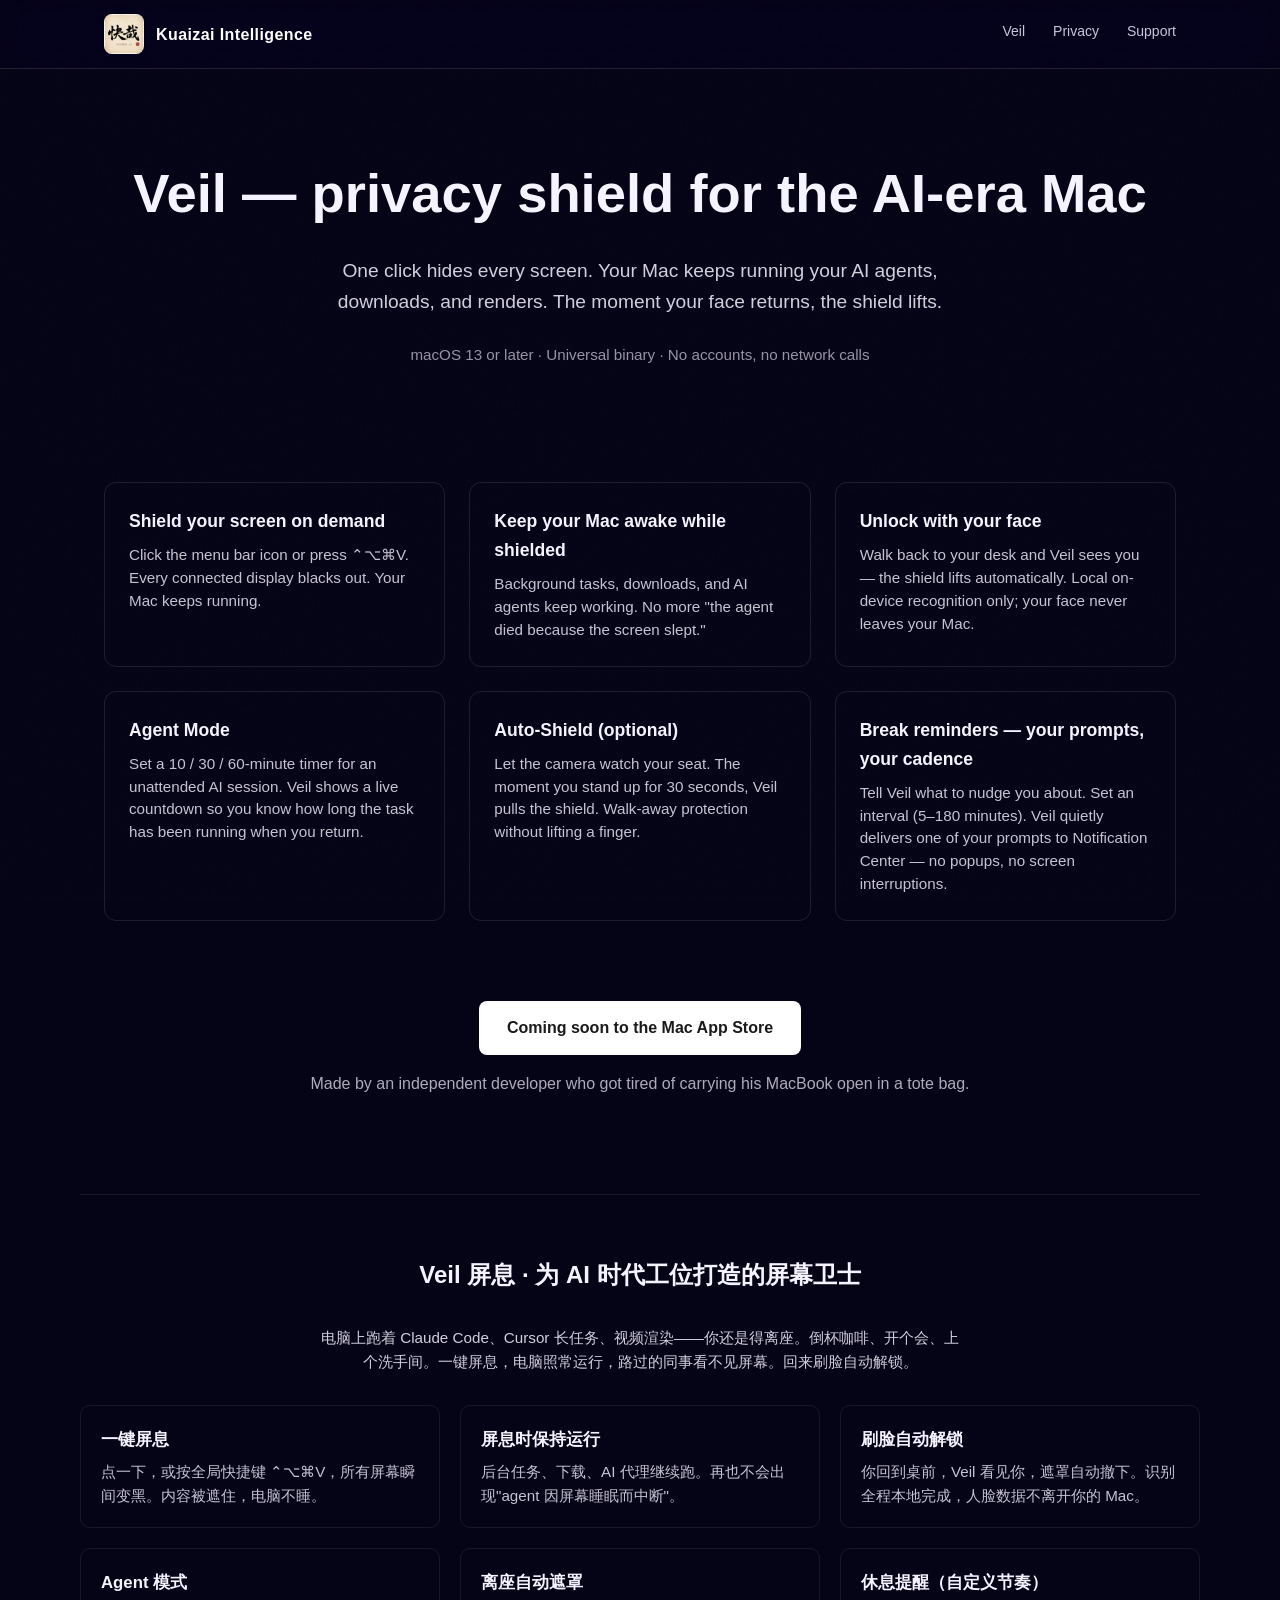
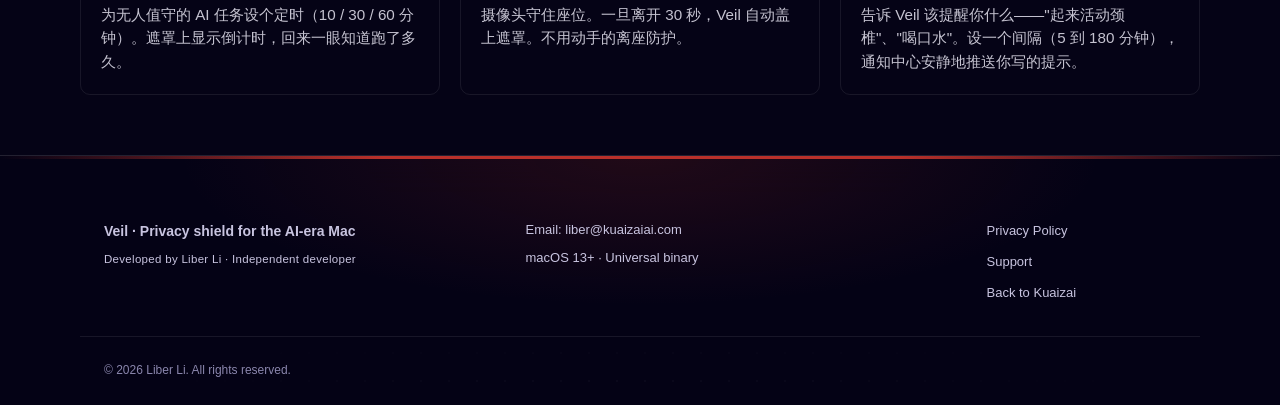
<file: veil/index.html>
<!DOCTYPE html>
<html lang="en">
<head>
    <meta charset="UTF-8">
    <meta name="viewport" content="width=device-width, initial-scale=1.0">
    <title>Veil — Privacy shield for the AI-era Mac desktop</title>
    <meta name="description" content="One click hides every screen, keeps your Mac awake, and unlocks the moment your face returns. Built for the 24/7 AI workflow at your desk.">
    <link rel="icon" type="image/png" sizes="32x32" href="/assets/favicon-32.png">
    <link rel="icon" type="image/png" sizes="16x16" href="/assets/favicon-16.png">
    <link rel="apple-touch-icon" sizes="180x180" href="/assets/apple-touch-icon.png">
    <link rel="stylesheet" href="/styles.css">
    <style>
        .veil-hero { padding: 80px 0 60px; text-align: center; }
        .veil-hero h1 { font-size: clamp(2.2rem, 5vw, 3.4rem); margin: 0 0 16px; }
        .veil-hero .lede { font-size: 1.2rem; opacity: 0.85; max-width: 640px; margin: 0 auto 24px; }
        .veil-hero .meta { opacity: 0.6; font-size: 0.95rem; }
        .veil-features { display: grid; grid-template-columns: repeat(auto-fit, minmax(280px, 1fr)); gap: 24px; padding: 40px 0; }
        .veil-feature { padding: 24px; border: 1px solid rgba(255,255,255,0.1); border-radius: 12px; }
        .veil-feature h3 { margin: 0 0 8px; font-size: 1.1rem; }
        .veil-feature p { margin: 0; opacity: 0.8; font-size: 0.95rem; line-height: 1.5; }
        .veil-cta { padding: 40px 0 80px; text-align: center; }
        .veil-cta-button { display: inline-block; padding: 14px 28px; background: #fff; color: #1a1a1a; border-radius: 8px; font-weight: 600; text-decoration: none; }
        .veil-section-zh { padding: 60px 0; border-top: 1px solid rgba(255,255,255,0.08); }
        .veil-section-zh h2 { text-align: center; margin: 0 0 32px; }
        .veil-section-zh .features { display: grid; grid-template-columns: repeat(auto-fit, minmax(280px, 1fr)); gap: 20px; }
        .veil-section-zh .features > div { padding: 20px; border: 1px solid rgba(255,255,255,0.08); border-radius: 10px; }
        .veil-section-zh h3 { margin: 0 0 6px; font-size: 1.05rem; }
        .veil-section-zh p { margin: 0; opacity: 0.8; font-size: 0.95rem; line-height: 1.55; }
    </style>
</head>
<body>
    <header class="site-header">
        <div class="container header-inner">
            <a href="/index.html" class="brand">
                <span class="brand-mark"><img src="/assets/logo-mark.png" alt="" width="36" height="36"></span>
                <span class="brand-name">
                    <span class="brand-cn">快哉智能</span>
                    <span class="brand-en">Kuaizai Intelligence</span>
                </span>
            </a>
            <nav class="site-nav">
                <a href="/veil/">Veil</a>
                <a href="/veil/privacy/">Privacy</a>
                <a href="/veil/support/">Support</a>
            </nav>
        </div>
    </header>

    <main>
        <section class="veil-hero container">
            <h1>Veil — privacy shield for the AI-era Mac</h1>
            <p class="lede">One click hides every screen. Your Mac keeps running your AI agents, downloads, and renders. The moment your face returns, the shield lifts.</p>
            <p class="meta">macOS 13 or later · Universal binary · No accounts, no network calls</p>
        </section>

        <section class="container">
            <div class="veil-features">
                <div class="veil-feature">
                    <h3>Shield your screen on demand</h3>
                    <p>Click the menu bar icon or press ⌃⌥⌘V. Every connected display blacks out. Your Mac keeps running.</p>
                </div>
                <div class="veil-feature">
                    <h3>Keep your Mac awake while shielded</h3>
                    <p>Background tasks, downloads, and AI agents keep working. No more "the agent died because the screen slept."</p>
                </div>
                <div class="veil-feature">
                    <h3>Unlock with your face</h3>
                    <p>Walk back to your desk and Veil sees you — the shield lifts automatically. Local on-device recognition only; your face never leaves your Mac.</p>
                </div>
                <div class="veil-feature">
                    <h3>Agent Mode</h3>
                    <p>Set a 10 / 30 / 60-minute timer for an unattended AI session. Veil shows a live countdown so you know how long the task has been running when you return.</p>
                </div>
                <div class="veil-feature">
                    <h3>Auto-Shield (optional)</h3>
                    <p>Let the camera watch your seat. The moment you stand up for 30 seconds, Veil pulls the shield. Walk-away protection without lifting a finger.</p>
                </div>
                <div class="veil-feature">
                    <h3>Break reminders — your prompts, your cadence</h3>
                    <p>Tell Veil what to nudge you about. Set an interval (5–180 minutes). Veil quietly delivers one of your prompts to Notification Center — no popups, no screen interruptions.</p>
                </div>
            </div>
        </section>

        <section class="veil-cta">
            <a href="https://apps.apple.com/" class="veil-cta-button">Coming soon to the Mac App Store</a>
            <p style="margin-top: 16px; opacity: 0.7;">Made by an independent developer who got tired of carrying his MacBook open in a tote bag.</p>
        </section>

        <section class="veil-section-zh container">
            <h2>Veil 屏息 · 为 AI 时代工位打造的屏幕卫士</h2>
            <p style="text-align:center; opacity:0.85; max-width:640px; margin:0 auto 32px;">电脑上跑着 Claude Code、Cursor 长任务、视频渲染——你还是得离座。倒杯咖啡、开个会、上个洗手间。一键屏息，电脑照常运行，路过的同事看不见屏幕。回来刷脸自动解锁。</p>
            <div class="features">
                <div><h3>一键屏息</h3><p>点一下，或按全局快捷键 ⌃⌥⌘V，所有屏幕瞬间变黑。内容被遮住，电脑不睡。</p></div>
                <div><h3>屏息时保持运行</h3><p>后台任务、下载、AI 代理继续跑。再也不会出现"agent 因屏幕睡眠而中断"。</p></div>
                <div><h3>刷脸自动解锁</h3><p>你回到桌前，Veil 看见你，遮罩自动撤下。识别全程本地完成，人脸数据不离开你的 Mac。</p></div>
                <div><h3>Agent 模式</h3><p>为无人值守的 AI 任务设个定时（10 / 30 / 60 分钟）。遮罩上显示倒计时，回来一眼知道跑了多久。</p></div>
                <div><h3>离座自动遮罩</h3><p>摄像头守住座位。一旦离开 30 秒，Veil 自动盖上遮罩。不用动手的离座防护。</p></div>
                <div><h3>休息提醒（自定义节奏）</h3><p>告诉 Veil 该提醒你什么——"起来活动颈椎"、"喝口水"。设一个间隔（5 到 180 分钟），通知中心安静地推送你写的提示。</p></div>
            </div>
        </section>
    </main>

    <footer class="site-footer">
        <div class="container footer-inner">
            <div class="footer-col footer-col-brand">
                <p class="footer-brand-cn">Veil · Privacy shield for the AI-era Mac</p>
                <p class="footer-brand-en">Developed by Liber Li · Independent developer</p>
            </div>
            <div class="footer-col">
                <p>Email: liber@kuaizaiai.com</p>
                <p>macOS 13+ · Universal binary</p>
            </div>
            <div class="footer-col footer-col-links">
                <a href="/veil/privacy/">Privacy Policy</a>
                <a href="/veil/support/">Support</a>
                <a href="/index.html">Back to Kuaizai</a>
            </div>
        </div>
        <div class="container footer-bottom">
            <p>© 2026 Liber Li. All rights reserved.</p>
        </div>
    </footer>
</body>
</html>
</file>
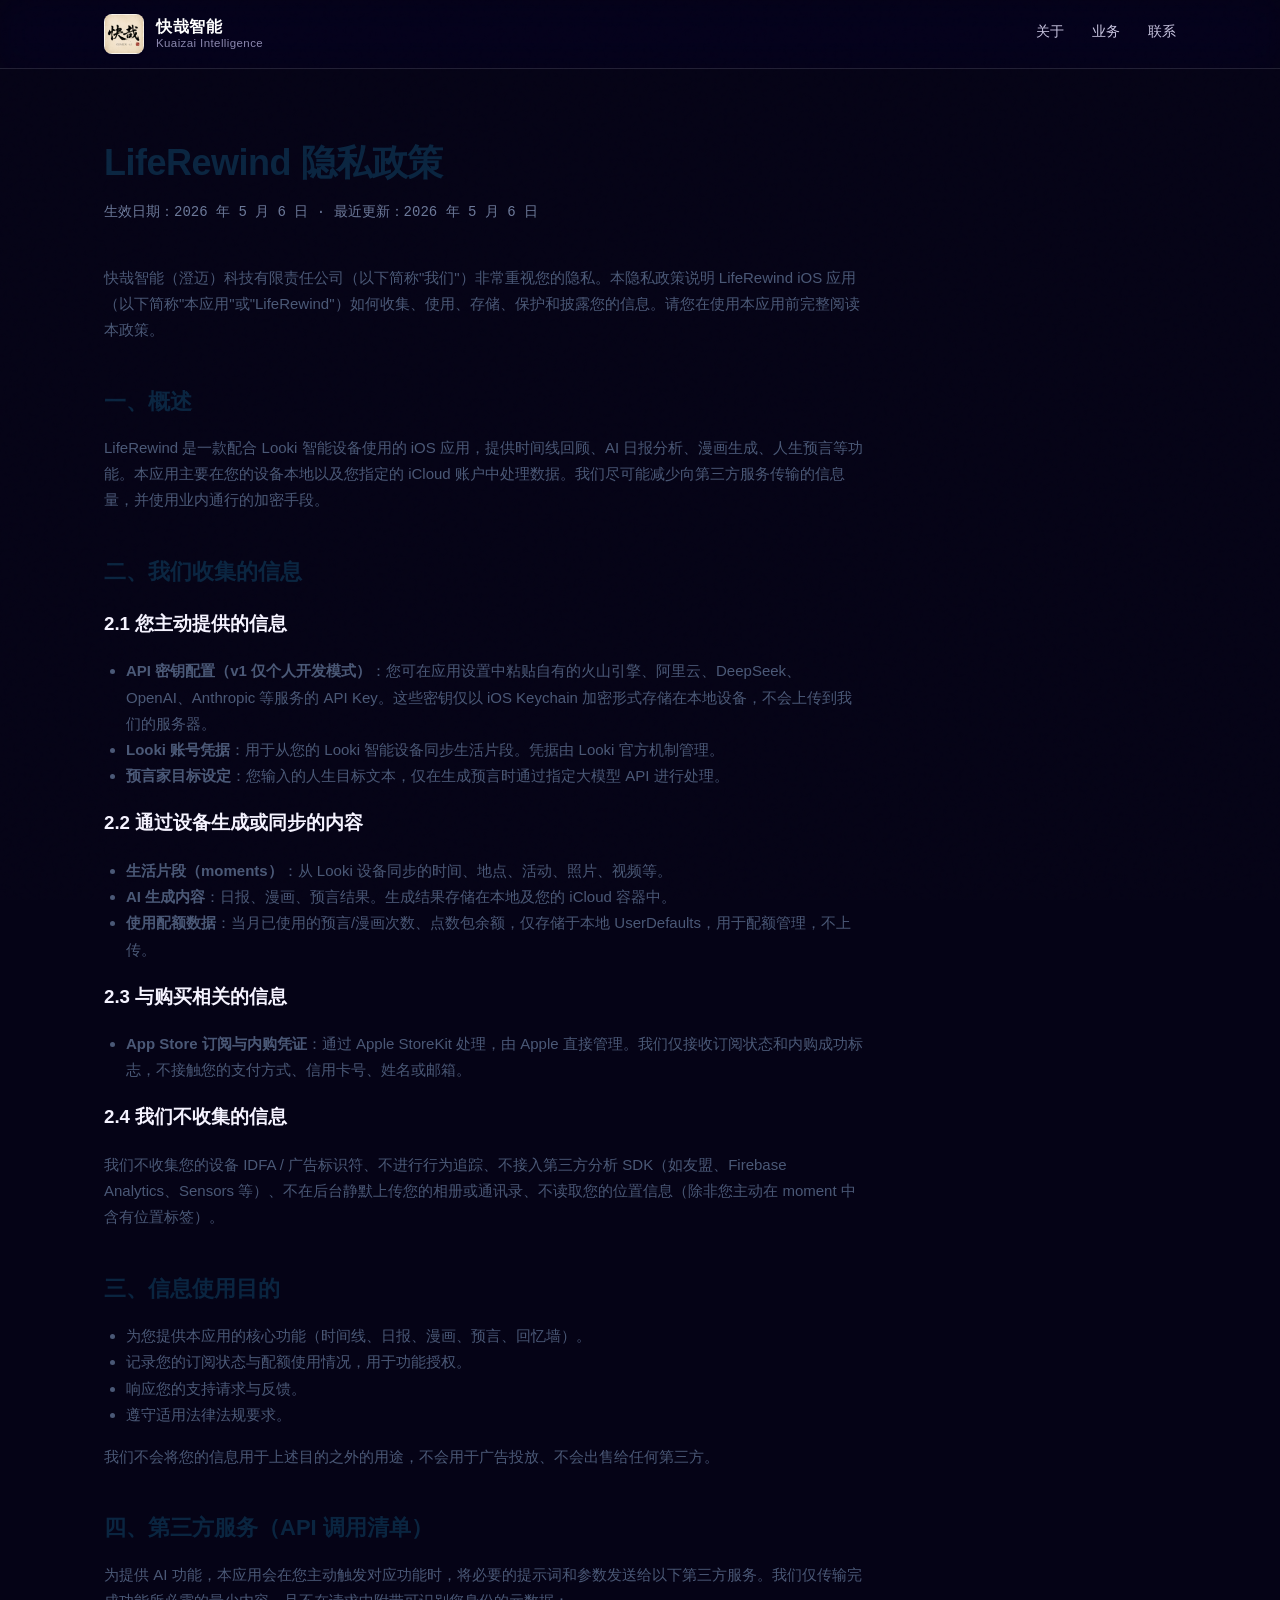
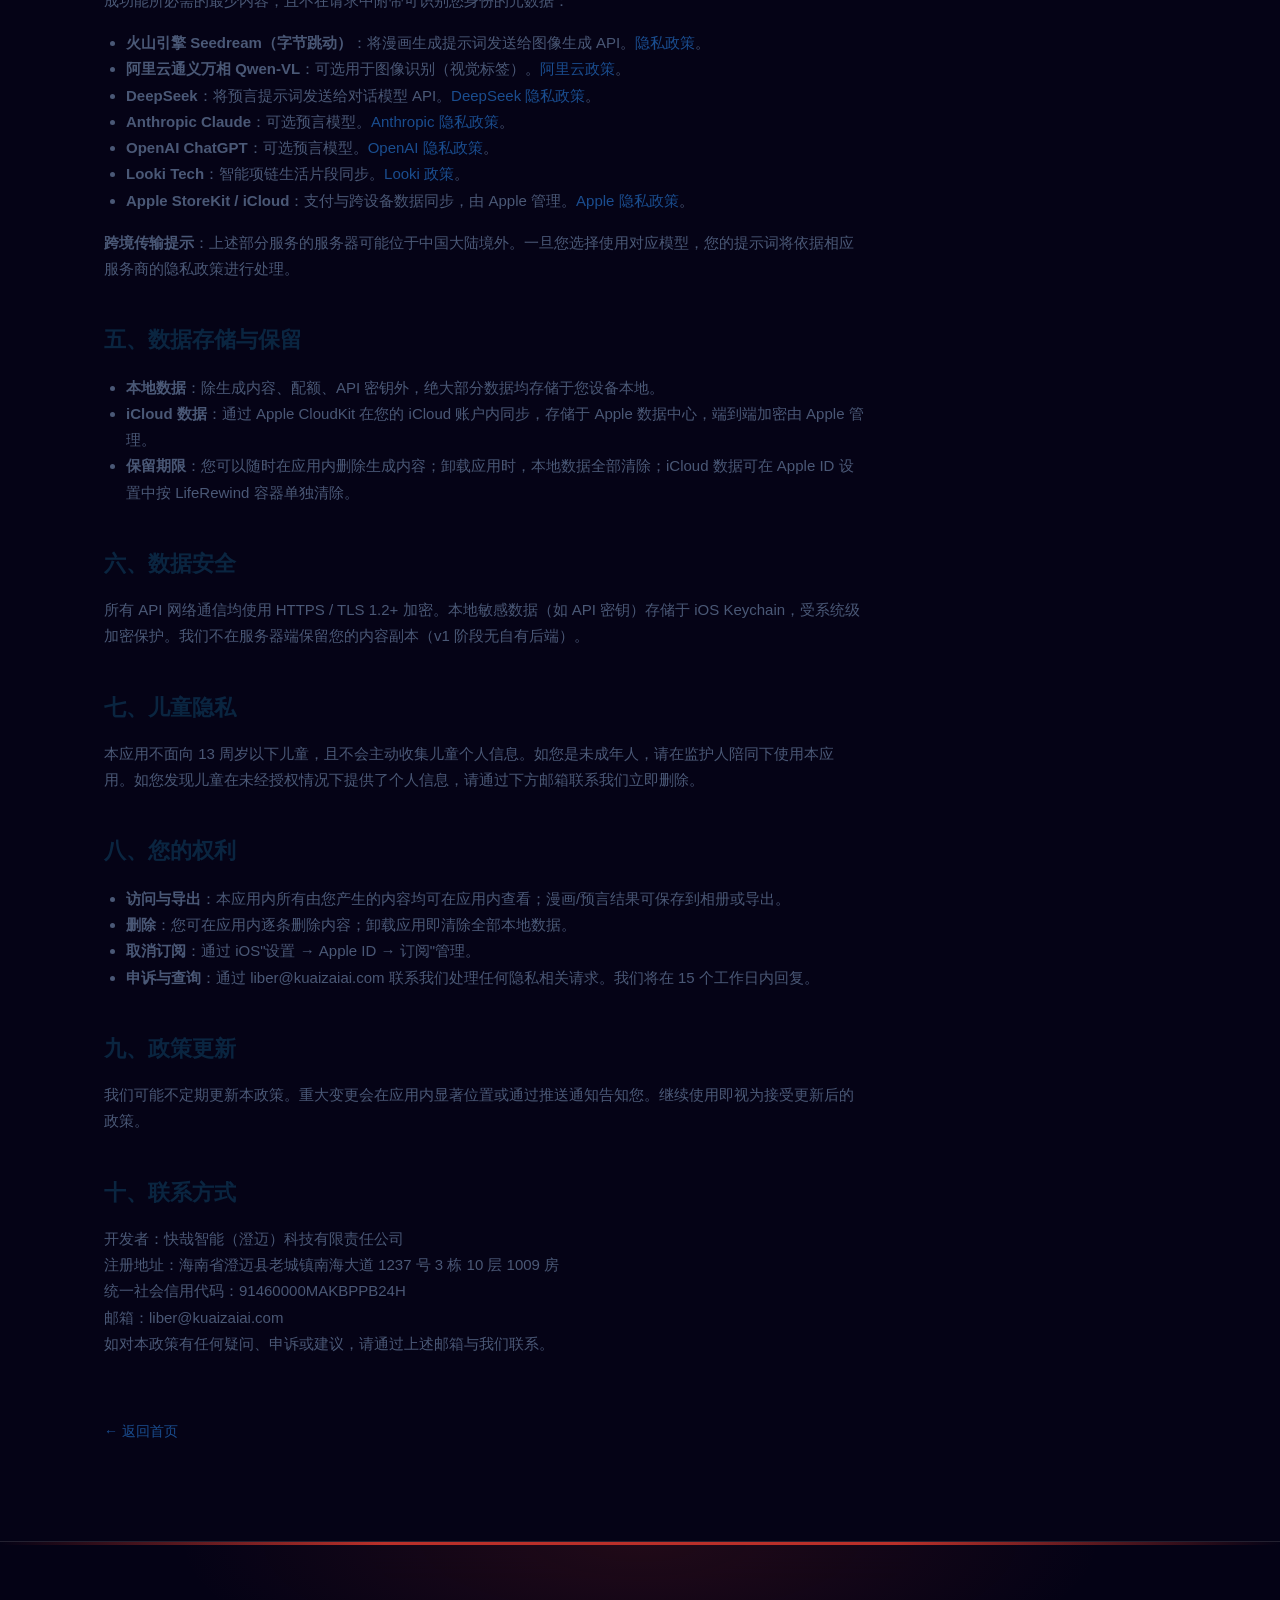
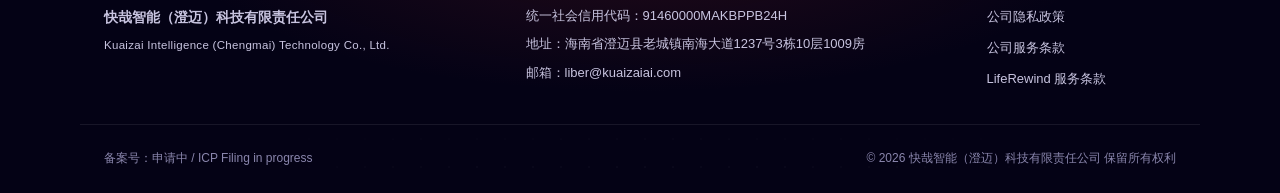
<file: liferewind/privacy/index.html>
<!DOCTYPE html>
<html lang="zh-CN">
<head>
    <meta charset="UTF-8">
    <meta name="viewport" content="width=device-width, initial-scale=1.0">
    <title>LifeRewind 隐私政策 - 快哉智能（澄迈）科技有限责任公司</title>
    <link rel="icon" type="image/png" sizes="32x32" href="/assets/favicon-32.png">
    <link rel="icon" type="image/png" sizes="16x16" href="/assets/favicon-16.png">
    <link rel="apple-touch-icon" sizes="180x180" href="/assets/apple-touch-icon.png">
    <link rel="stylesheet" href="/styles.css">
</head>
<body>
    <header class="site-header">
        <div class="container header-inner">
            <a href="/index.html" class="brand">
                <span class="brand-mark"><img src="/assets/logo-mark.png" alt="快哉智能 KUAIZAI · AI" width="36" height="36"></span>
                <span class="brand-name">
                    <span class="brand-cn">快哉智能</span>
                    <span class="brand-en">Kuaizai Intelligence</span>
                </span>
            </a>
            <nav class="site-nav">
                <a href="/index.html#about">关于</a>
                <a href="/index.html#services">业务</a>
                <a href="/index.html#contact">联系</a>
            </nav>
        </div>
    </header>

    <main class="legal-page">
        <div class="container">
            <div class="legal-content">
                <h1>LifeRewind 隐私政策</h1>
                <p class="legal-meta">生效日期：2026 年 5 月 6 日 · 最近更新：2026 年 5 月 6 日</p>

                <p>快哉智能（澄迈）科技有限责任公司（以下简称"我们"）非常重视您的隐私。本隐私政策说明 LifeRewind iOS 应用（以下简称"本应用"或"LifeRewind"）如何收集、使用、存储、保护和披露您的信息。请您在使用本应用前完整阅读本政策。</p>

                <h2>一、概述</h2>
                <p>LifeRewind 是一款配合 Looki 智能设备使用的 iOS 应用，提供时间线回顾、AI 日报分析、漫画生成、人生预言等功能。本应用主要在您的设备本地以及您指定的 iCloud 账户中处理数据。我们尽可能减少向第三方服务传输的信息量，并使用业内通行的加密手段。</p>

                <h2>二、我们收集的信息</h2>

                <h3>2.1 您主动提供的信息</h3>
                <ul>
                    <li><strong>API 密钥配置（v1 仅个人开发模式）</strong>：您可在应用设置中粘贴自有的火山引擎、阿里云、DeepSeek、OpenAI、Anthropic 等服务的 API Key。这些密钥仅以 iOS Keychain 加密形式存储在本地设备，不会上传到我们的服务器。</li>
                    <li><strong>Looki 账号凭据</strong>：用于从您的 Looki 智能设备同步生活片段。凭据由 Looki 官方机制管理。</li>
                    <li><strong>预言家目标设定</strong>：您输入的人生目标文本，仅在生成预言时通过指定大模型 API 进行处理。</li>
                </ul>

                <h3>2.2 通过设备生成或同步的内容</h3>
                <ul>
                    <li><strong>生活片段（moments）</strong>：从 Looki 设备同步的时间、地点、活动、照片、视频等。</li>
                    <li><strong>AI 生成内容</strong>：日报、漫画、预言结果。生成结果存储在本地及您的 iCloud 容器中。</li>
                    <li><strong>使用配额数据</strong>：当月已使用的预言/漫画次数、点数包余额，仅存储于本地 UserDefaults，用于配额管理，不上传。</li>
                </ul>

                <h3>2.3 与购买相关的信息</h3>
                <ul>
                    <li><strong>App Store 订阅与内购凭证</strong>：通过 Apple StoreKit 处理，由 Apple 直接管理。我们仅接收订阅状态和内购成功标志，不接触您的支付方式、信用卡号、姓名或邮箱。</li>
                </ul>

                <h3>2.4 我们不收集的信息</h3>
                <p>我们不收集您的设备 IDFA / 广告标识符、不进行行为追踪、不接入第三方分析 SDK（如友盟、Firebase Analytics、Sensors 等）、不在后台静默上传您的相册或通讯录、不读取您的位置信息（除非您主动在 moment 中含有位置标签）。</p>

                <h2>三、信息使用目的</h2>
                <ul>
                    <li>为您提供本应用的核心功能（时间线、日报、漫画、预言、回忆墙）。</li>
                    <li>记录您的订阅状态与配额使用情况，用于功能授权。</li>
                    <li>响应您的支持请求与反馈。</li>
                    <li>遵守适用法律法规要求。</li>
                </ul>
                <p>我们不会将您的信息用于上述目的之外的用途，不会用于广告投放、不会出售给任何第三方。</p>

                <h2>四、第三方服务（API 调用清单）</h2>
                <p>为提供 AI 功能，本应用会在您主动触发对应功能时，将必要的提示词和参数发送给以下第三方服务。我们仅传输完成功能所必需的最少内容，且不在请求中附带可识别您身份的元数据：</p>
                <ul>
                    <li><strong>火山引擎 Seedream（字节跳动）</strong>：将漫画生成提示词发送给图像生成 API。<a href="https://www.volcengine.com/docs/6256/64903" target="_blank" rel="noopener">隐私政策</a>。</li>
                    <li><strong>阿里云通义万相 Qwen-VL</strong>：可选用于图像识别（视觉标签）。<a href="https://help.aliyun.com/zh/dashscope/" target="_blank" rel="noopener">阿里云政策</a>。</li>
                    <li><strong>DeepSeek</strong>：将预言提示词发送给对话模型 API。<a href="https://platform.deepseek.com/privacy" target="_blank" rel="noopener">DeepSeek 隐私政策</a>。</li>
                    <li><strong>Anthropic Claude</strong>：可选预言模型。<a href="https://www.anthropic.com/legal/privacy" target="_blank" rel="noopener">Anthropic 隐私政策</a>。</li>
                    <li><strong>OpenAI ChatGPT</strong>：可选预言模型。<a href="https://openai.com/policies/privacy-policy" target="_blank" rel="noopener">OpenAI 隐私政策</a>。</li>
                    <li><strong>Looki Tech</strong>：智能项链生活片段同步。<a href="https://www.looki.tech" target="_blank" rel="noopener">Looki 政策</a>。</li>
                    <li><strong>Apple StoreKit / iCloud</strong>：支付与跨设备数据同步，由 Apple 管理。<a href="https://www.apple.com/legal/privacy/" target="_blank" rel="noopener">Apple 隐私政策</a>。</li>
                </ul>
                <p><strong>跨境传输提示</strong>：上述部分服务的服务器可能位于中国大陆境外。一旦您选择使用对应模型，您的提示词将依据相应服务商的隐私政策进行处理。</p>

                <h2>五、数据存储与保留</h2>
                <ul>
                    <li><strong>本地数据</strong>：除生成内容、配额、API 密钥外，绝大部分数据均存储于您设备本地。</li>
                    <li><strong>iCloud 数据</strong>：通过 Apple CloudKit 在您的 iCloud 账户内同步，存储于 Apple 数据中心，端到端加密由 Apple 管理。</li>
                    <li><strong>保留期限</strong>：您可以随时在应用内删除生成内容；卸载应用时，本地数据全部清除；iCloud 数据可在 Apple ID 设置中按 LifeRewind 容器单独清除。</li>
                </ul>

                <h2>六、数据安全</h2>
                <p>所有 API 网络通信均使用 HTTPS / TLS 1.2+ 加密。本地敏感数据（如 API 密钥）存储于 iOS Keychain，受系统级加密保护。我们不在服务器端保留您的内容副本（v1 阶段无自有后端）。</p>

                <h2>七、儿童隐私</h2>
                <p>本应用不面向 13 周岁以下儿童，且不会主动收集儿童个人信息。如您是未成年人，请在监护人陪同下使用本应用。如您发现儿童在未经授权情况下提供了个人信息，请通过下方邮箱联系我们立即删除。</p>

                <h2>八、您的权利</h2>
                <ul>
                    <li><strong>访问与导出</strong>：本应用内所有由您产生的内容均可在应用内查看；漫画/预言结果可保存到相册或导出。</li>
                    <li><strong>删除</strong>：您可在应用内逐条删除内容；卸载应用即清除全部本地数据。</li>
                    <li><strong>取消订阅</strong>：通过 iOS"设置 → Apple ID → 订阅"管理。</li>
                    <li><strong>申诉与查询</strong>：通过 liber@kuaizaiai.com 联系我们处理任何隐私相关请求。我们将在 15 个工作日内回复。</li>
                </ul>

                <h2>九、政策更新</h2>
                <p>我们可能不定期更新本政策。重大变更会在应用内显著位置或通过推送通知告知您。继续使用即视为接受更新后的政策。</p>

                <h2>十、联系方式</h2>
                <p>开发者：快哉智能（澄迈）科技有限责任公司<br>
                注册地址：海南省澄迈县老城镇南海大道 1237 号 3 栋 10 层 1009 房<br>
                统一社会信用代码：91460000MAKBPPB24H<br>
                邮箱：liber@kuaizaiai.com<br>
                如对本政策有任何疑问、申诉或建议，请通过上述邮箱与我们联系。</p>

                <a href="/index.html" class="back-link">← 返回首页</a>
            </div>
        </div>
    </main>

    <footer class="site-footer">
        <div class="container footer-inner">
            <div class="footer-col footer-col-brand">
                <p class="footer-brand-cn">快哉智能（澄迈）科技有限责任公司</p>
                <p class="footer-brand-en">Kuaizai Intelligence (Chengmai) Technology Co., Ltd.</p>
            </div>
            <div class="footer-col">
                <p>统一社会信用代码：91460000MAKBPPB24H</p>
                <p>地址：海南省澄迈县老城镇南海大道1237号3栋10层1009房</p>
                <p>邮箱：liber@kuaizaiai.com</p>
            </div>
            <div class="footer-col footer-col-links">
                <a href="/privacy.html">公司隐私政策</a>
                <a href="/terms.html">公司服务条款</a>
                <a href="/liferewind/terms/">LifeRewind 服务条款</a>
            </div>
        </div>
        <div class="container footer-bottom">
            <p>备案号：申请中 / ICP Filing in progress</p>
            <p>© 2026 快哉智能（澄迈）科技有限责任公司 保留所有权利</p>
        </div>
    </footer>
</body>
</html>
</file>
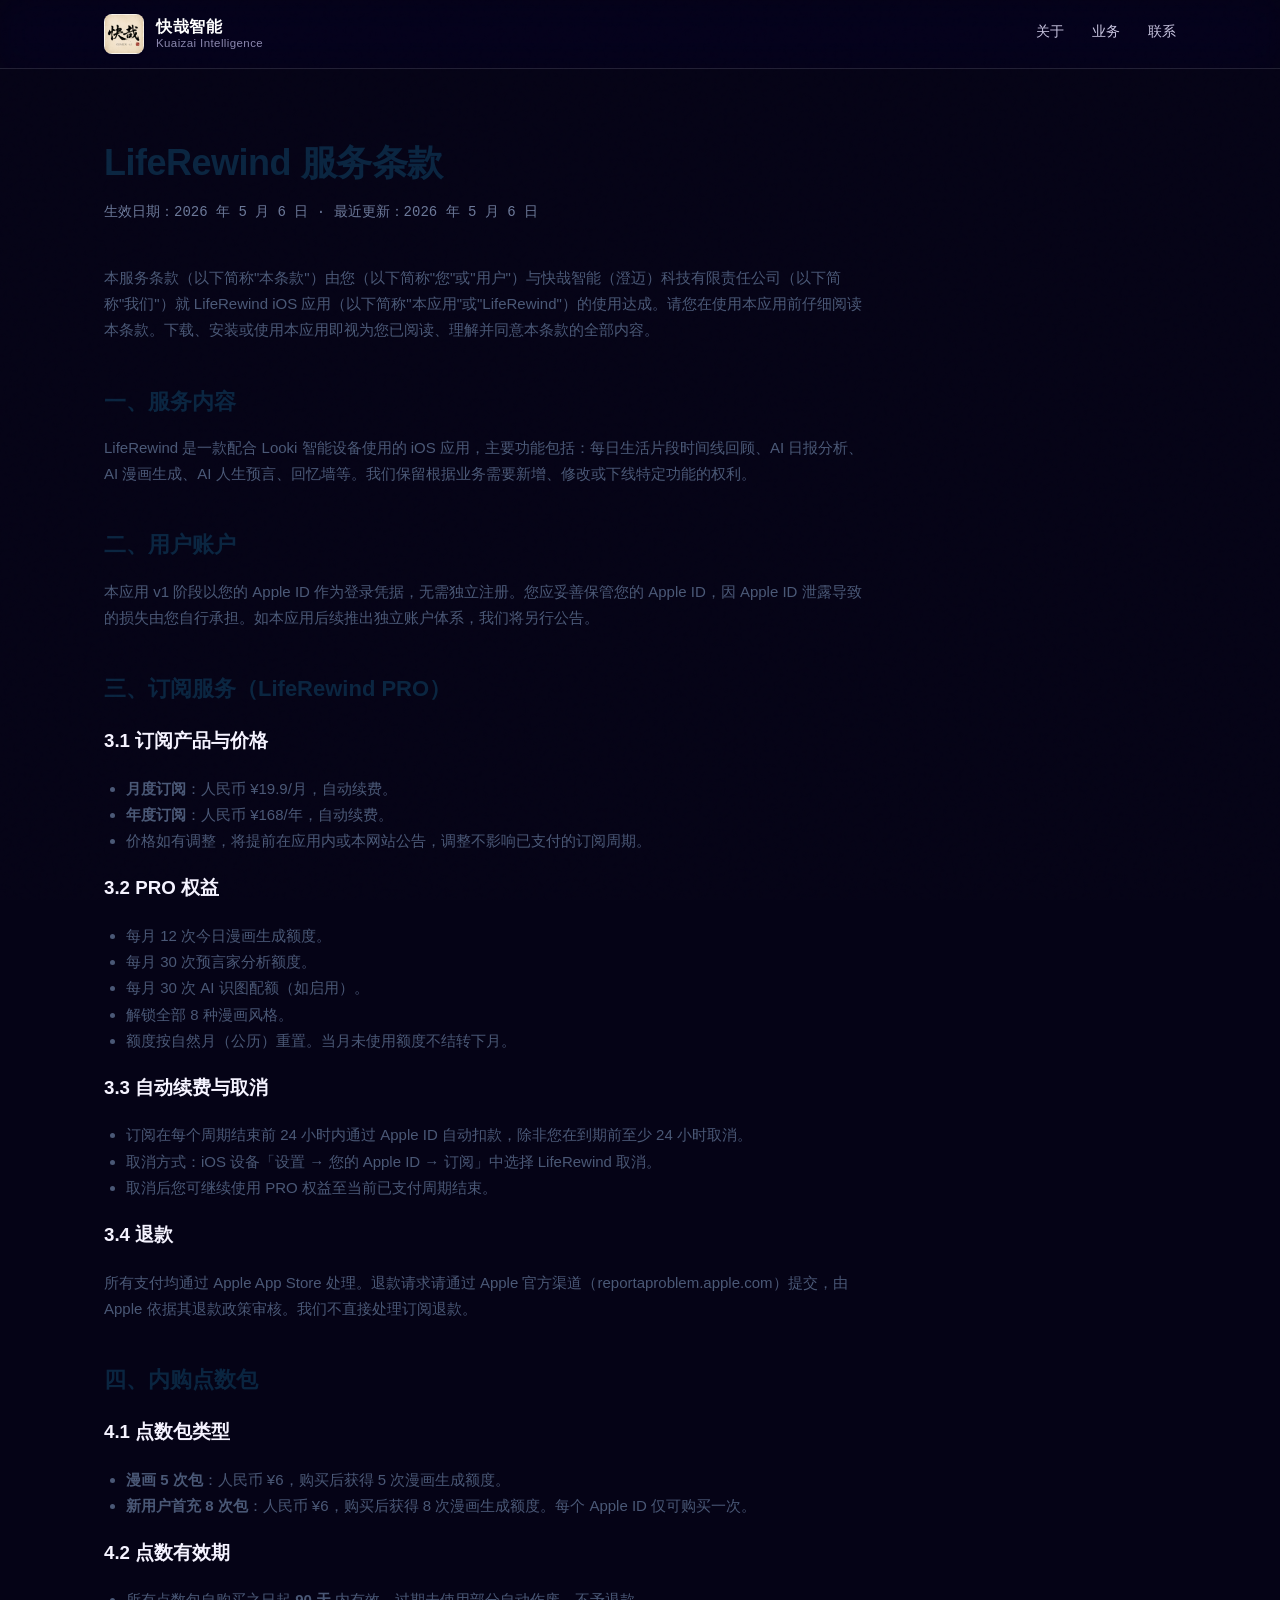
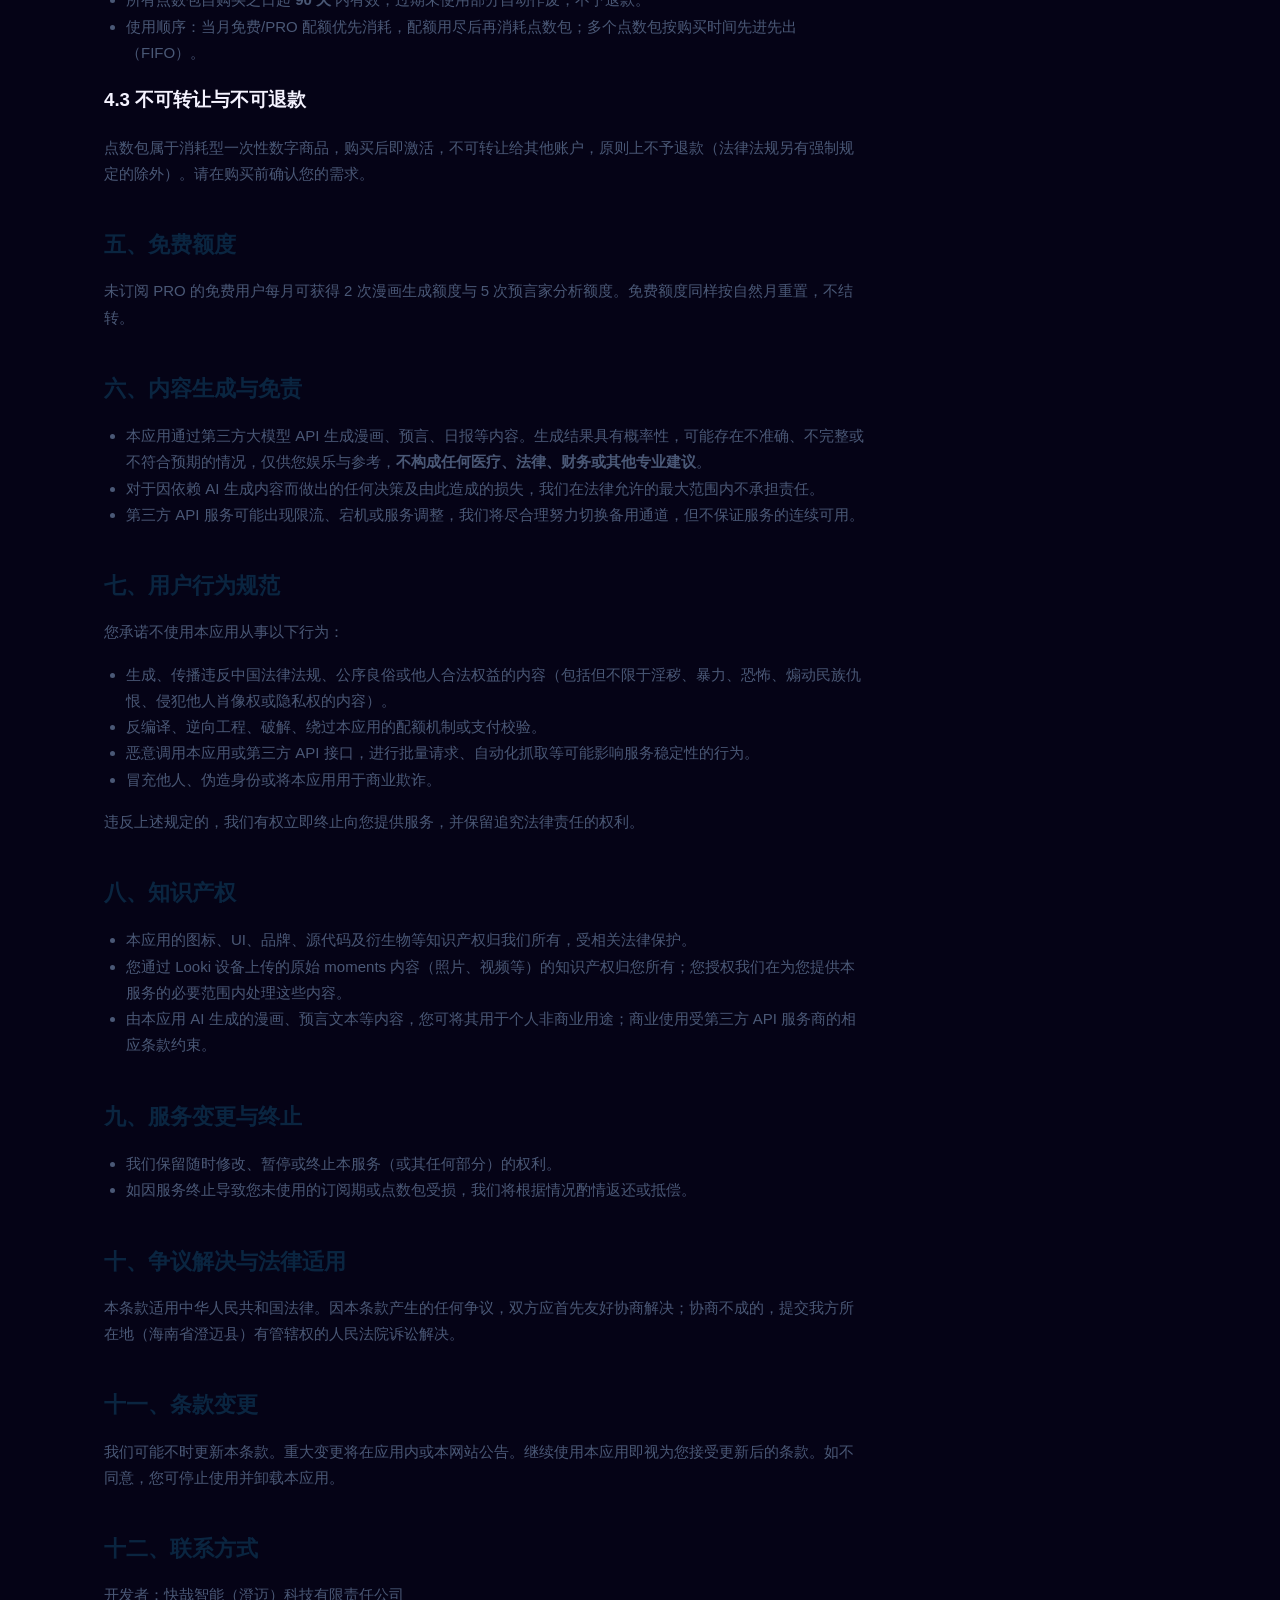
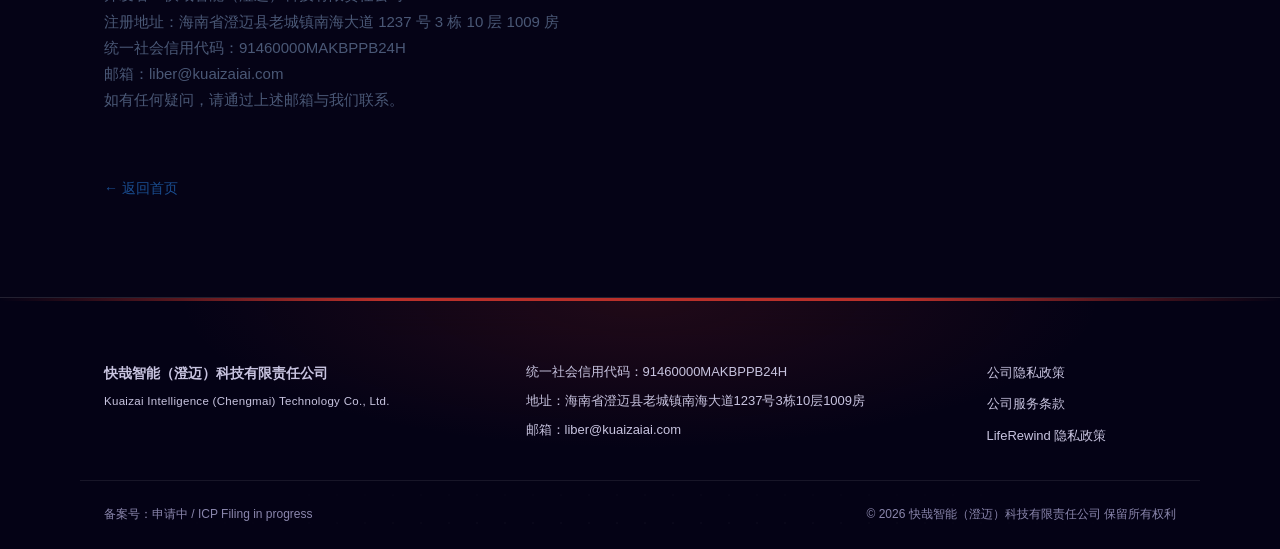
<file: liferewind/terms/index.html>
<!DOCTYPE html>
<html lang="zh-CN">
<head>
    <meta charset="UTF-8">
    <meta name="viewport" content="width=device-width, initial-scale=1.0">
    <title>LifeRewind 服务条款 - 快哉智能（澄迈）科技有限责任公司</title>
    <link rel="icon" type="image/png" sizes="32x32" href="/assets/favicon-32.png">
    <link rel="icon" type="image/png" sizes="16x16" href="/assets/favicon-16.png">
    <link rel="apple-touch-icon" sizes="180x180" href="/assets/apple-touch-icon.png">
    <link rel="stylesheet" href="/styles.css">
</head>
<body>
    <header class="site-header">
        <div class="container header-inner">
            <a href="/index.html" class="brand">
                <span class="brand-mark"><img src="/assets/logo-mark.png" alt="快哉智能 KUAIZAI · AI" width="36" height="36"></span>
                <span class="brand-name">
                    <span class="brand-cn">快哉智能</span>
                    <span class="brand-en">Kuaizai Intelligence</span>
                </span>
            </a>
            <nav class="site-nav">
                <a href="/index.html#about">关于</a>
                <a href="/index.html#services">业务</a>
                <a href="/index.html#contact">联系</a>
            </nav>
        </div>
    </header>

    <main class="legal-page">
        <div class="container">
            <div class="legal-content">
                <h1>LifeRewind 服务条款</h1>
                <p class="legal-meta">生效日期：2026 年 5 月 6 日 · 最近更新：2026 年 5 月 6 日</p>

                <p>本服务条款（以下简称"本条款"）由您（以下简称"您"或"用户"）与快哉智能（澄迈）科技有限责任公司（以下简称"我们"）就 LifeRewind iOS 应用（以下简称"本应用"或"LifeRewind"）的使用达成。请您在使用本应用前仔细阅读本条款。下载、安装或使用本应用即视为您已阅读、理解并同意本条款的全部内容。</p>

                <h2>一、服务内容</h2>
                <p>LifeRewind 是一款配合 Looki 智能设备使用的 iOS 应用，主要功能包括：每日生活片段时间线回顾、AI 日报分析、AI 漫画生成、AI 人生预言、回忆墙等。我们保留根据业务需要新增、修改或下线特定功能的权利。</p>

                <h2>二、用户账户</h2>
                <p>本应用 v1 阶段以您的 Apple ID 作为登录凭据，无需独立注册。您应妥善保管您的 Apple ID，因 Apple ID 泄露导致的损失由您自行承担。如本应用后续推出独立账户体系，我们将另行公告。</p>

                <h2>三、订阅服务（LifeRewind PRO）</h2>

                <h3>3.1 订阅产品与价格</h3>
                <ul>
                    <li><strong>月度订阅</strong>：人民币 ¥19.9/月，自动续费。</li>
                    <li><strong>年度订阅</strong>：人民币 ¥168/年，自动续费。</li>
                    <li>价格如有调整，将提前在应用内或本网站公告，调整不影响已支付的订阅周期。</li>
                </ul>

                <h3>3.2 PRO 权益</h3>
                <ul>
                    <li>每月 12 次今日漫画生成额度。</li>
                    <li>每月 30 次预言家分析额度。</li>
                    <li>每月 30 次 AI 识图配额（如启用）。</li>
                    <li>解锁全部 8 种漫画风格。</li>
                    <li>额度按自然月（公历）重置。当月未使用额度不结转下月。</li>
                </ul>

                <h3>3.3 自动续费与取消</h3>
                <ul>
                    <li>订阅在每个周期结束前 24 小时内通过 Apple ID 自动扣款，除非您在到期前至少 24 小时取消。</li>
                    <li>取消方式：iOS 设备「设置 → 您的 Apple ID → 订阅」中选择 LifeRewind 取消。</li>
                    <li>取消后您可继续使用 PRO 权益至当前已支付周期结束。</li>
                </ul>

                <h3>3.4 退款</h3>
                <p>所有支付均通过 Apple App Store 处理。退款请求请通过 Apple 官方渠道（reportaproblem.apple.com）提交，由 Apple 依据其退款政策审核。我们不直接处理订阅退款。</p>

                <h2>四、内购点数包</h2>

                <h3>4.1 点数包类型</h3>
                <ul>
                    <li><strong>漫画 5 次包</strong>：人民币 ¥6，购买后获得 5 次漫画生成额度。</li>
                    <li><strong>新用户首充 8 次包</strong>：人民币 ¥6，购买后获得 8 次漫画生成额度。每个 Apple ID 仅可购买一次。</li>
                </ul>

                <h3>4.2 点数有效期</h3>
                <ul>
                    <li>所有点数包自购买之日起 <strong>90 天</strong> 内有效，过期未使用部分自动作废，不予退款。</li>
                    <li>使用顺序：当月免费/PRO 配额优先消耗，配额用尽后再消耗点数包；多个点数包按购买时间先进先出（FIFO）。</li>
                </ul>

                <h3>4.3 不可转让与不可退款</h3>
                <p>点数包属于消耗型一次性数字商品，购买后即激活，不可转让给其他账户，原则上不予退款（法律法规另有强制规定的除外）。请在购买前确认您的需求。</p>

                <h2>五、免费额度</h2>
                <p>未订阅 PRO 的免费用户每月可获得 2 次漫画生成额度与 5 次预言家分析额度。免费额度同样按自然月重置，不结转。</p>

                <h2>六、内容生成与免责</h2>
                <ul>
                    <li>本应用通过第三方大模型 API 生成漫画、预言、日报等内容。生成结果具有概率性，可能存在不准确、不完整或不符合预期的情况，仅供您娱乐与参考，<strong>不构成任何医疗、法律、财务或其他专业建议</strong>。</li>
                    <li>对于因依赖 AI 生成内容而做出的任何决策及由此造成的损失，我们在法律允许的最大范围内不承担责任。</li>
                    <li>第三方 API 服务可能出现限流、宕机或服务调整，我们将尽合理努力切换备用通道，但不保证服务的连续可用。</li>
                </ul>

                <h2>七、用户行为规范</h2>
                <p>您承诺不使用本应用从事以下行为：</p>
                <ul>
                    <li>生成、传播违反中国法律法规、公序良俗或他人合法权益的内容（包括但不限于淫秽、暴力、恐怖、煽动民族仇恨、侵犯他人肖像权或隐私权的内容）。</li>
                    <li>反编译、逆向工程、破解、绕过本应用的配额机制或支付校验。</li>
                    <li>恶意调用本应用或第三方 API 接口，进行批量请求、自动化抓取等可能影响服务稳定性的行为。</li>
                    <li>冒充他人、伪造身份或将本应用用于商业欺诈。</li>
                </ul>
                <p>违反上述规定的，我们有权立即终止向您提供服务，并保留追究法律责任的权利。</p>

                <h2>八、知识产权</h2>
                <ul>
                    <li>本应用的图标、UI、品牌、源代码及衍生物等知识产权归我们所有，受相关法律保护。</li>
                    <li>您通过 Looki 设备上传的原始 moments 内容（照片、视频等）的知识产权归您所有；您授权我们在为您提供本服务的必要范围内处理这些内容。</li>
                    <li>由本应用 AI 生成的漫画、预言文本等内容，您可将其用于个人非商业用途；商业使用受第三方 API 服务商的相应条款约束。</li>
                </ul>

                <h2>九、服务变更与终止</h2>
                <ul>
                    <li>我们保留随时修改、暂停或终止本服务（或其任何部分）的权利。</li>
                    <li>如因服务终止导致您未使用的订阅期或点数包受损，我们将根据情况酌情返还或抵偿。</li>
                </ul>

                <h2>十、争议解决与法律适用</h2>
                <p>本条款适用中华人民共和国法律。因本条款产生的任何争议，双方应首先友好协商解决；协商不成的，提交我方所在地（海南省澄迈县）有管辖权的人民法院诉讼解决。</p>

                <h2>十一、条款变更</h2>
                <p>我们可能不时更新本条款。重大变更将在应用内或本网站公告。继续使用本应用即视为您接受更新后的条款。如不同意，您可停止使用并卸载本应用。</p>

                <h2>十二、联系方式</h2>
                <p>开发者：快哉智能（澄迈）科技有限责任公司<br>
                注册地址：海南省澄迈县老城镇南海大道 1237 号 3 栋 10 层 1009 房<br>
                统一社会信用代码：91460000MAKBPPB24H<br>
                邮箱：liber@kuaizaiai.com<br>
                如有任何疑问，请通过上述邮箱与我们联系。</p>

                <a href="/index.html" class="back-link">← 返回首页</a>
            </div>
        </div>
    </main>

    <footer class="site-footer">
        <div class="container footer-inner">
            <div class="footer-col footer-col-brand">
                <p class="footer-brand-cn">快哉智能（澄迈）科技有限责任公司</p>
                <p class="footer-brand-en">Kuaizai Intelligence (Chengmai) Technology Co., Ltd.</p>
            </div>
            <div class="footer-col">
                <p>统一社会信用代码：91460000MAKBPPB24H</p>
                <p>地址：海南省澄迈县老城镇南海大道1237号3栋10层1009房</p>
                <p>邮箱：liber@kuaizaiai.com</p>
            </div>
            <div class="footer-col footer-col-links">
                <a href="/privacy.html">公司隐私政策</a>
                <a href="/terms.html">公司服务条款</a>
                <a href="/liferewind/privacy/">LifeRewind 隐私政策</a>
            </div>
        </div>
        <div class="container footer-bottom">
            <p>备案号：申请中 / ICP Filing in progress</p>
            <p>© 2026 快哉智能（澄迈）科技有限责任公司 保留所有权利</p>
        </div>
    </footer>
</body>
</html>
</file>
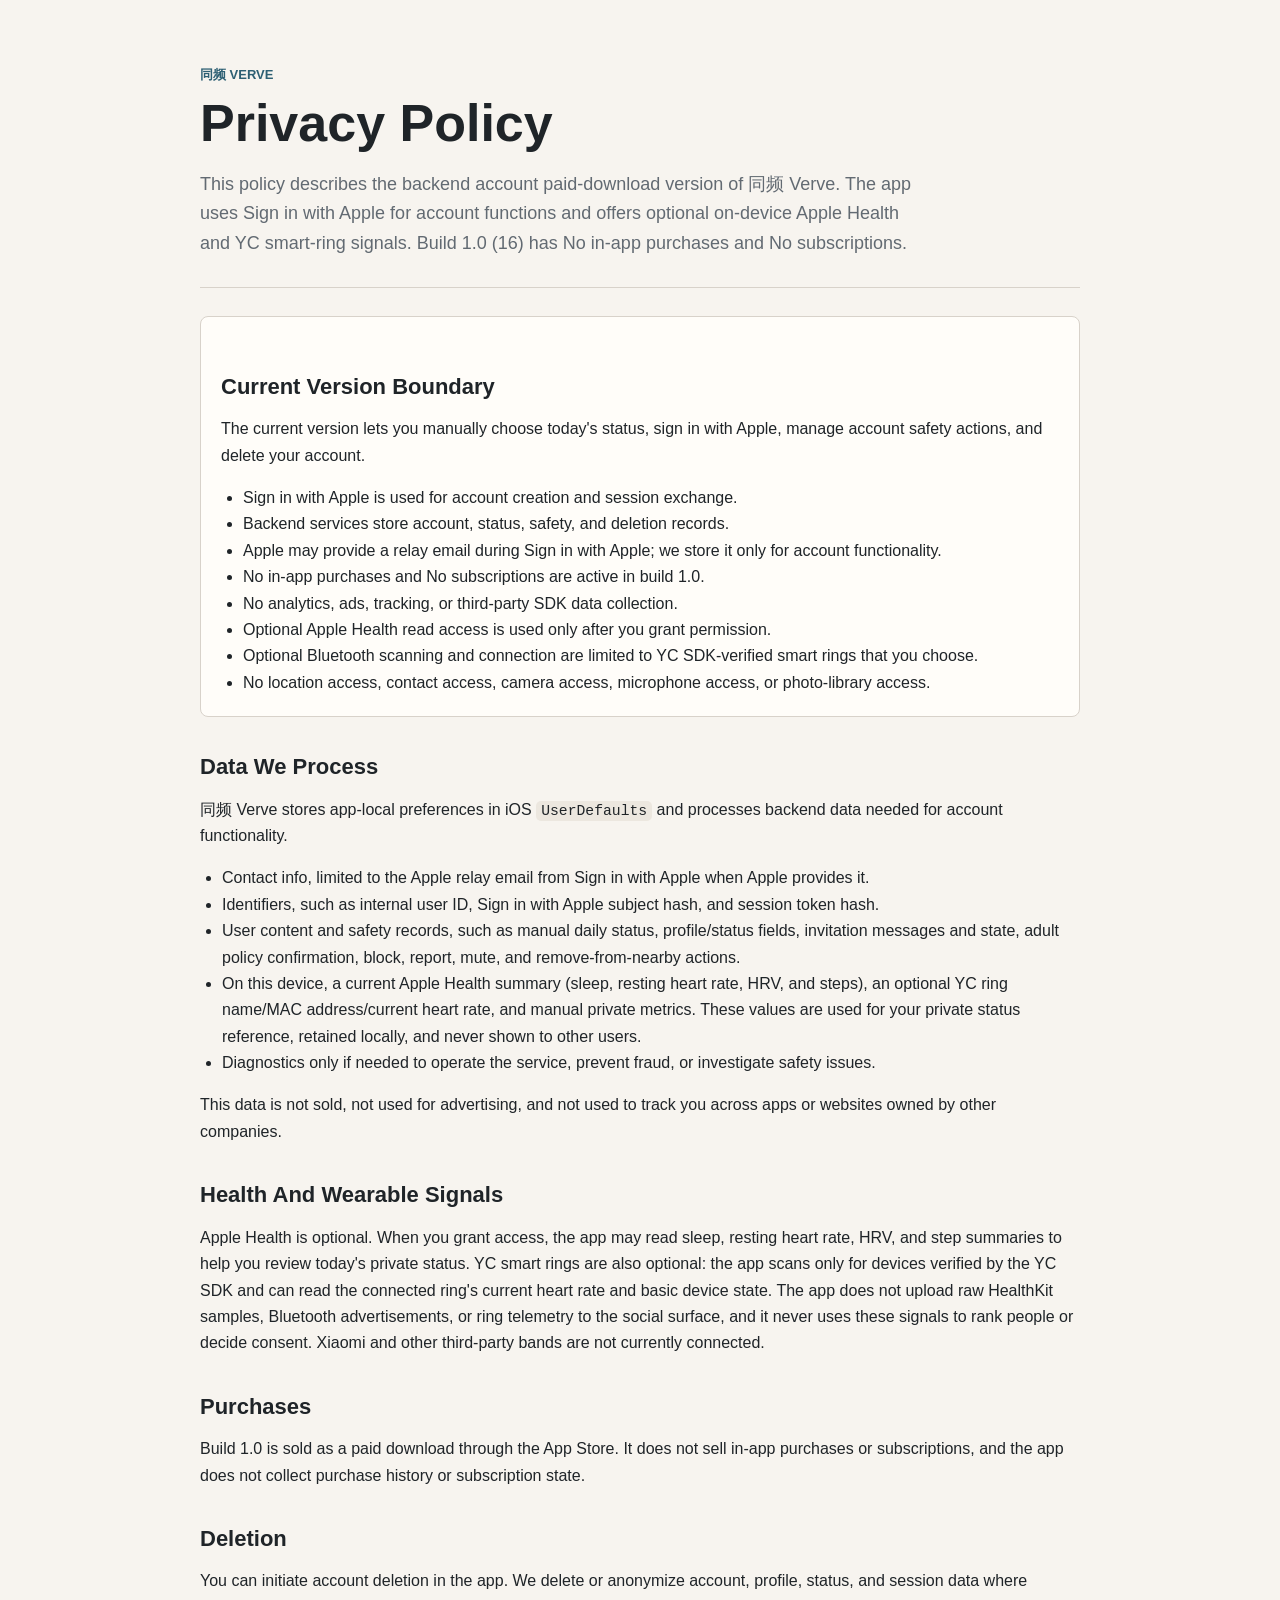
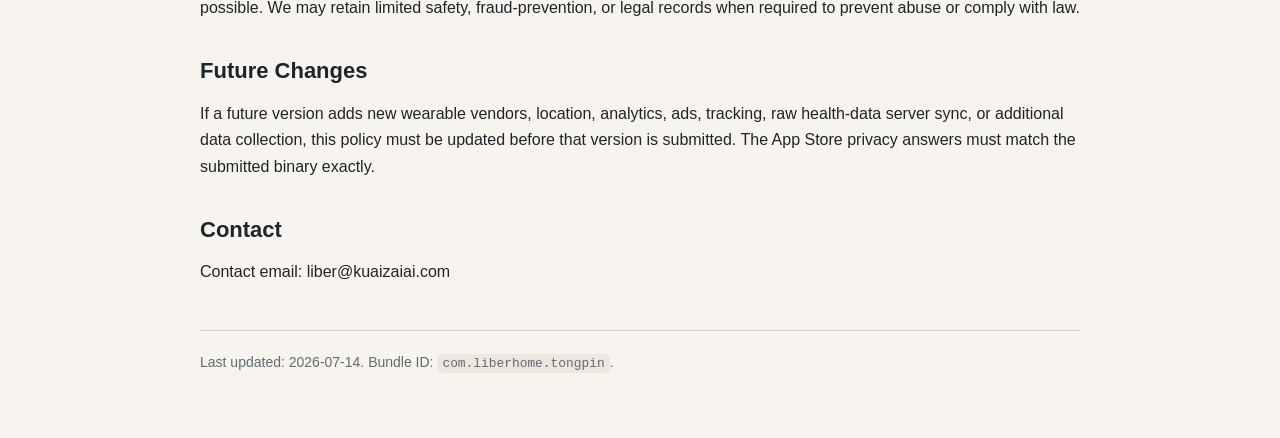
<file: tongpin/privacy/index.html>
<!doctype html>
<html lang="zh-CN">
<head>
  <meta charset="utf-8">
  <meta name="viewport" content="width=device-width, initial-scale=1">
  <title>同频 Verve Privacy Policy</title>
  <style>
    :root {
      color-scheme: light;
      --ink: #1f2428;
      --muted: #626a72;
      --line: #d8d2ca;
      --paper: #f7f4ef;
      --panel: #fffdf9;
      --accent: #2d5f73;
    }

    * {
      box-sizing: border-box;
    }

    body {
      margin: 0;
      background: var(--paper);
      color: var(--ink);
      font-family: -apple-system, BlinkMacSystemFont, "SF Pro Text", "PingFang SC", "Helvetica Neue", Arial, sans-serif;
      line-height: 1.65;
    }

    main {
      width: min(880px, calc(100% - 40px));
      margin: 0 auto;
      padding: 64px 0;
    }

    header {
      padding-bottom: 28px;
      border-bottom: 1px solid var(--line);
    }

    .eyebrow {
      margin: 0 0 10px;
      color: var(--accent);
      font-size: 13px;
      font-weight: 700;
      letter-spacing: 0;
      text-transform: uppercase;
    }

    h1 {
      margin: 0;
      font-size: clamp(32px, 6vw, 52px);
      line-height: 1.08;
      letter-spacing: 0;
    }

    h2 {
      margin: 36px 0 10px;
      font-size: 22px;
      line-height: 1.25;
      letter-spacing: 0;
    }

    p,
    li {
      font-size: 16px;
    }

    .summary {
      margin: 18px 0 0;
      max-width: 720px;
      color: var(--muted);
      font-size: 18px;
    }

    .panel {
      margin: 28px 0;
      padding: 20px;
      border: 1px solid var(--line);
      border-radius: 8px;
      background: var(--panel);
    }

    ul {
      margin: 10px 0 0;
      padding-left: 22px;
    }

    code {
      padding: 2px 5px;
      border-radius: 5px;
      background: #ece7df;
      font-family: "SF Mono", Menlo, Consolas, monospace;
      font-size: 0.92em;
    }

    footer {
      margin-top: 44px;
      padding-top: 20px;
      border-top: 1px solid var(--line);
      color: var(--muted);
      font-size: 14px;
    }

    @media (max-width: 600px) {
      main {
        width: min(100% - 28px, 880px);
        padding: 40px 0;
      }
    }
  </style>
</head>
<body>
  <main>
    <header>
      <p class="eyebrow">同频 Verve</p>
      <h1>Privacy Policy</h1>
      <p class="summary">
        This policy describes the backend account paid-download version of 同频
        Verve. The app uses Sign in with Apple for account functions and offers
        optional on-device Apple Health and YC smart-ring signals. Build 1.0 (16) has
        No in-app purchases and No subscriptions.
      </p>
    </header>

    <section class="panel" aria-labelledby="current-version">
      <h2 id="current-version">Current Version Boundary</h2>
      <p>
        The current version lets you manually choose today's status, sign in with
        Apple, manage account safety actions, and delete your account.
      </p>
      <ul>
        <li>Sign in with Apple is used for account creation and session exchange.</li>
        <li>Backend services store account, status, safety, and deletion records.</li>
        <li>Apple may provide a relay email during Sign in with Apple; we store it only for account functionality.</li>
        <li>No in-app purchases and No subscriptions are active in build 1.0.</li>
        <li>No analytics, ads, tracking, or third-party SDK data collection.</li>
        <li>Optional Apple Health read access is used only after you grant permission.</li>
        <li>Optional Bluetooth scanning and connection are limited to YC SDK-verified smart rings that you choose.</li>
        <li>No location access, contact access, camera access, microphone access, or photo-library access.</li>
      </ul>
    </section>

    <section aria-labelledby="stored-data">
      <h2 id="stored-data">Data We Process</h2>
      <p>
        同频 Verve stores app-local preferences in iOS <code>UserDefaults</code> and
        processes backend data needed for account functionality.
      </p>
      <ul>
        <li>Contact info, limited to the Apple relay email from Sign in with Apple when Apple provides it.</li>
        <li>Identifiers, such as internal user ID, Sign in with Apple subject hash, and session token hash.</li>
        <li>User content and safety records, such as manual daily status, profile/status fields, invitation messages and state, adult policy confirmation, block, report, mute, and remove-from-nearby actions.</li>
        <li>On this device, a current Apple Health summary (sleep, resting heart rate, HRV, and steps), an optional YC ring name/MAC address/current heart rate, and manual private metrics. These values are used for your private status reference, retained locally, and never shown to other users.</li>
        <li>Diagnostics only if needed to operate the service, prevent fraud, or investigate safety issues.</li>
      </ul>
      <p>
        This data is not sold, not used for advertising, and not used to track you
        across apps or websites owned by other companies.
      </p>
    </section>

    <section aria-labelledby="health-wearables">
      <h2 id="health-wearables">Health And Wearable Signals</h2>
      <p>
        Apple Health is optional. When you grant access, the app may read sleep,
        resting heart rate, HRV, and step summaries to help you review today's
        private status. YC smart rings are also optional: the app scans only for
        devices verified by the YC SDK and can read the connected ring's current
        heart rate and basic device state. The app does not upload raw HealthKit
        samples, Bluetooth advertisements, or ring telemetry to the social
        surface, and it never uses these signals to rank people or decide consent.
        Xiaomi and other third-party bands are not currently connected.
      </p>
    </section>

    <section aria-labelledby="purchases">
      <h2 id="purchases">Purchases</h2>
      <p>
        Build 1.0 is sold as a paid download through the App Store. It does not
        sell in-app purchases or subscriptions, and the app does not collect
        purchase history or subscription state.
      </p>
    </section>

    <section aria-labelledby="deletion">
      <h2 id="deletion">Deletion</h2>
      <p>
        You can initiate account deletion in the app. We delete or anonymize account,
        profile, status, and session data where possible. We may retain limited
        safety, fraud-prevention, or legal records when required to prevent abuse
        or comply with law.
      </p>
    </section>

    <section aria-labelledby="future-changes">
      <h2 id="future-changes">Future Changes</h2>
      <p>
        If a future version adds new wearable vendors, location, analytics, ads,
        tracking, raw health-data server sync, or additional data collection, this policy must be updated
        before that version is submitted. The App Store privacy answers must match
        the submitted binary exactly.
      </p>
    </section>

    <section aria-labelledby="contact">
      <h2 id="contact">Contact</h2>
      <p>
        Contact email: liber@kuaizaiai.com
      </p>
    </section>

    <footer>
      Last updated: 2026-07-14. Bundle ID: <code>com.liberhome.tongpin</code>.
    </footer>
  </main>
</body>
</html>
</file>
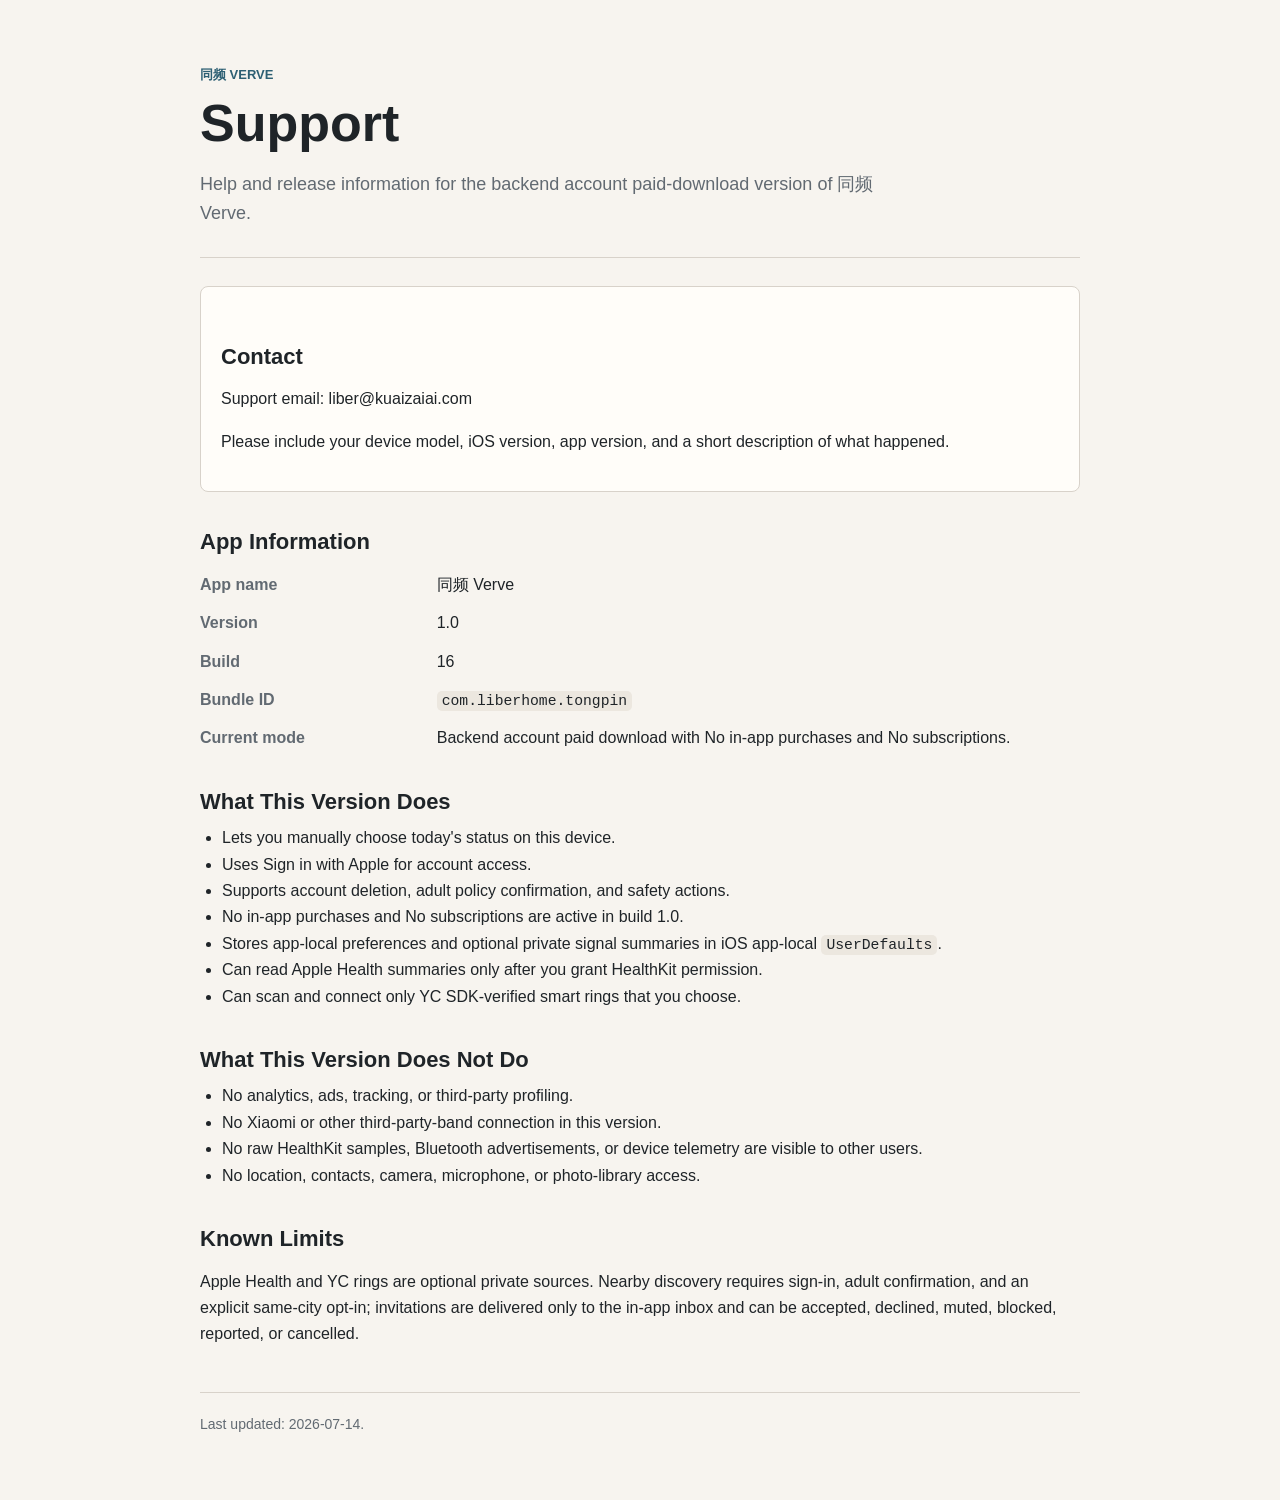
<file: tongpin/support/index.html>
<!doctype html>
<html lang="zh-CN">
<head>
  <meta charset="utf-8">
  <meta name="viewport" content="width=device-width, initial-scale=1">
  <title>同频 Verve Support</title>
  <style>
    :root {
      color-scheme: light;
      --ink: #1f2428;
      --muted: #626a72;
      --line: #d8d2ca;
      --paper: #f7f4ef;
      --panel: #fffdf9;
      --accent: #2d5f73;
    }

    * {
      box-sizing: border-box;
    }

    body {
      margin: 0;
      background: var(--paper);
      color: var(--ink);
      font-family: -apple-system, BlinkMacSystemFont, "SF Pro Text", "PingFang SC", "Helvetica Neue", Arial, sans-serif;
      line-height: 1.65;
    }

    main {
      width: min(880px, calc(100% - 40px));
      margin: 0 auto;
      padding: 64px 0;
    }

    header {
      padding-bottom: 28px;
      border-bottom: 1px solid var(--line);
    }

    .eyebrow {
      margin: 0 0 10px;
      color: var(--accent);
      font-size: 13px;
      font-weight: 700;
      letter-spacing: 0;
      text-transform: uppercase;
    }

    h1 {
      margin: 0;
      font-size: clamp(32px, 6vw, 52px);
      line-height: 1.08;
      letter-spacing: 0;
    }

    h2 {
      margin: 36px 0 10px;
      font-size: 22px;
      line-height: 1.25;
      letter-spacing: 0;
    }

    p,
    li,
    dt,
    dd {
      font-size: 16px;
    }

    .summary {
      margin: 18px 0 0;
      max-width: 720px;
      color: var(--muted);
      font-size: 18px;
    }

    .panel {
      margin: 28px 0;
      padding: 20px;
      border: 1px solid var(--line);
      border-radius: 8px;
      background: var(--panel);
    }

    dl {
      display: grid;
      grid-template-columns: minmax(140px, 0.34fr) 1fr;
      gap: 12px 18px;
      margin: 16px 0 0;
    }

    dt {
      color: var(--muted);
      font-weight: 700;
    }

    dd {
      margin: 0;
    }

    ul {
      margin: 10px 0 0;
      padding-left: 22px;
    }

    code {
      padding: 2px 5px;
      border-radius: 5px;
      background: #ece7df;
      font-family: "SF Mono", Menlo, Consolas, monospace;
      font-size: 0.92em;
    }

    footer {
      margin-top: 44px;
      padding-top: 20px;
      border-top: 1px solid var(--line);
      color: var(--muted);
      font-size: 14px;
    }

    @media (max-width: 600px) {
      main {
        width: min(100% - 28px, 880px);
        padding: 40px 0;
      }

      dl {
        grid-template-columns: 1fr;
      }
    }
  </style>
</head>
<body>
  <main>
    <header>
      <p class="eyebrow">同频 Verve</p>
      <h1>Support</h1>
      <p class="summary">
        Help and release information for the backend account paid-download
        version of 同频 Verve.
      </p>
    </header>

    <section class="panel" aria-labelledby="contact">
      <h2 id="contact">Contact</h2>
      <p>
        Support email: liber@kuaizaiai.com
      </p>
      <p>
        Please include your device model, iOS version, app version, and a short
        description of what happened.
      </p>
    </section>

    <section aria-labelledby="app-info">
      <h2 id="app-info">App Information</h2>
      <dl>
        <dt>App name</dt>
        <dd>同频 Verve</dd>
        <dt>Version</dt>
        <dd>1.0</dd>
        <dt>Build</dt>
        <dd>16</dd>
        <dt>Bundle ID</dt>
        <dd><code>com.liberhome.tongpin</code></dd>
        <dt>Current mode</dt>
        <dd>Backend account paid download with No in-app purchases and No subscriptions.</dd>
      </dl>
    </section>

    <section aria-labelledby="current-boundary">
      <h2 id="current-boundary">What This Version Does</h2>
      <ul>
        <li>Lets you manually choose today's status on this device.</li>
        <li>Uses Sign in with Apple for account access.</li>
        <li>Supports account deletion, adult policy confirmation, and safety actions.</li>
        <li>No in-app purchases and No subscriptions are active in build 1.0.</li>
        <li>Stores app-local preferences and optional private signal summaries in iOS app-local <code>UserDefaults</code>.</li>
        <li>Can read Apple Health summaries only after you grant HealthKit permission.</li>
        <li>Can scan and connect only YC SDK-verified smart rings that you choose.</li>
      </ul>
    </section>

    <section aria-labelledby="not-included">
      <h2 id="not-included">What This Version Does Not Do</h2>
      <ul>
        <li>No analytics, ads, tracking, or third-party profiling.</li>
        <li>No Xiaomi or other third-party-band connection in this version.</li>
        <li>No raw HealthKit samples, Bluetooth advertisements, or device telemetry are visible to other users.</li>
        <li>No location, contacts, camera, microphone, or photo-library access.</li>
      </ul>
    </section>

    <section aria-labelledby="known-limits">
      <h2 id="known-limits">Known Limits</h2>
      <p>
        Apple Health and YC rings are optional private sources. Nearby discovery
        requires sign-in, adult confirmation, and an explicit same-city opt-in;
        invitations are delivered only to the in-app inbox and can be accepted,
        declined, muted, blocked, reported, or cancelled.
      </p>
    </section>

    <footer>
      Last updated: 2026-07-14.
    </footer>
  </main>
</body>
</html>
</file>
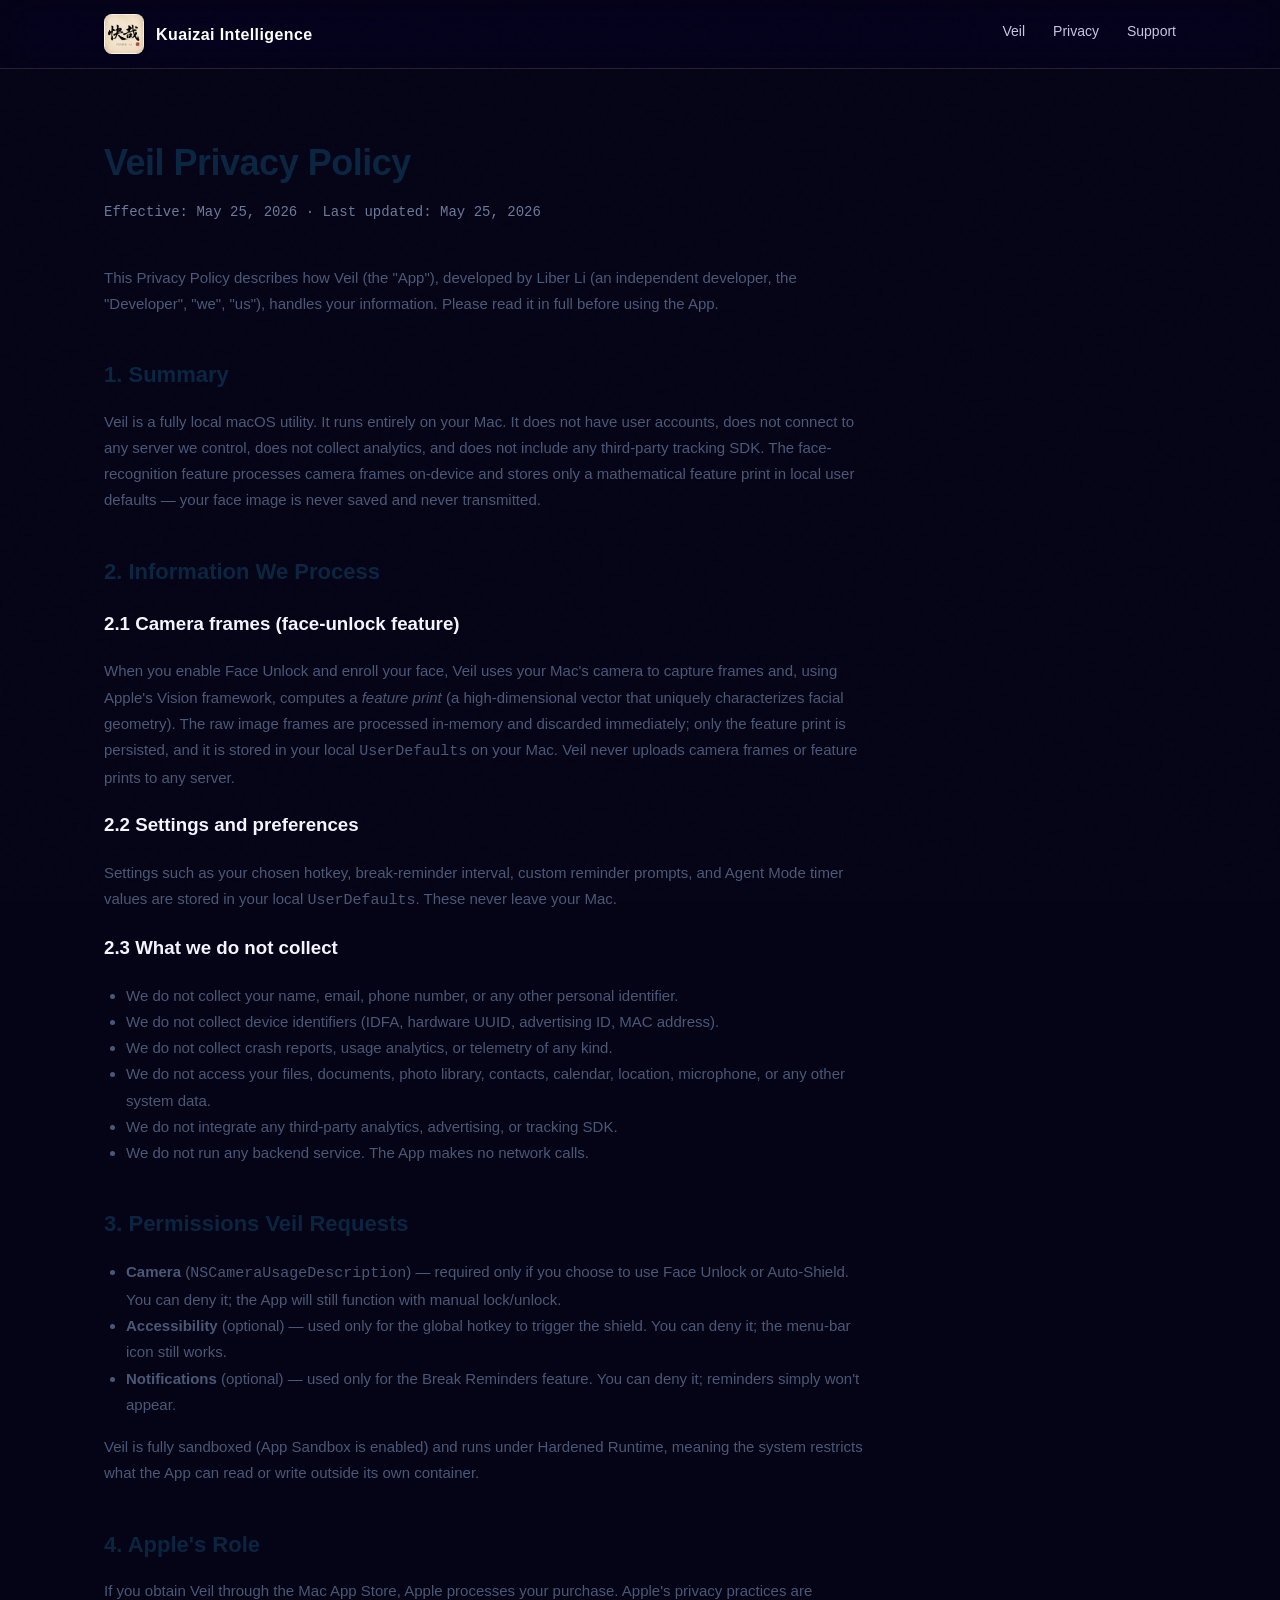
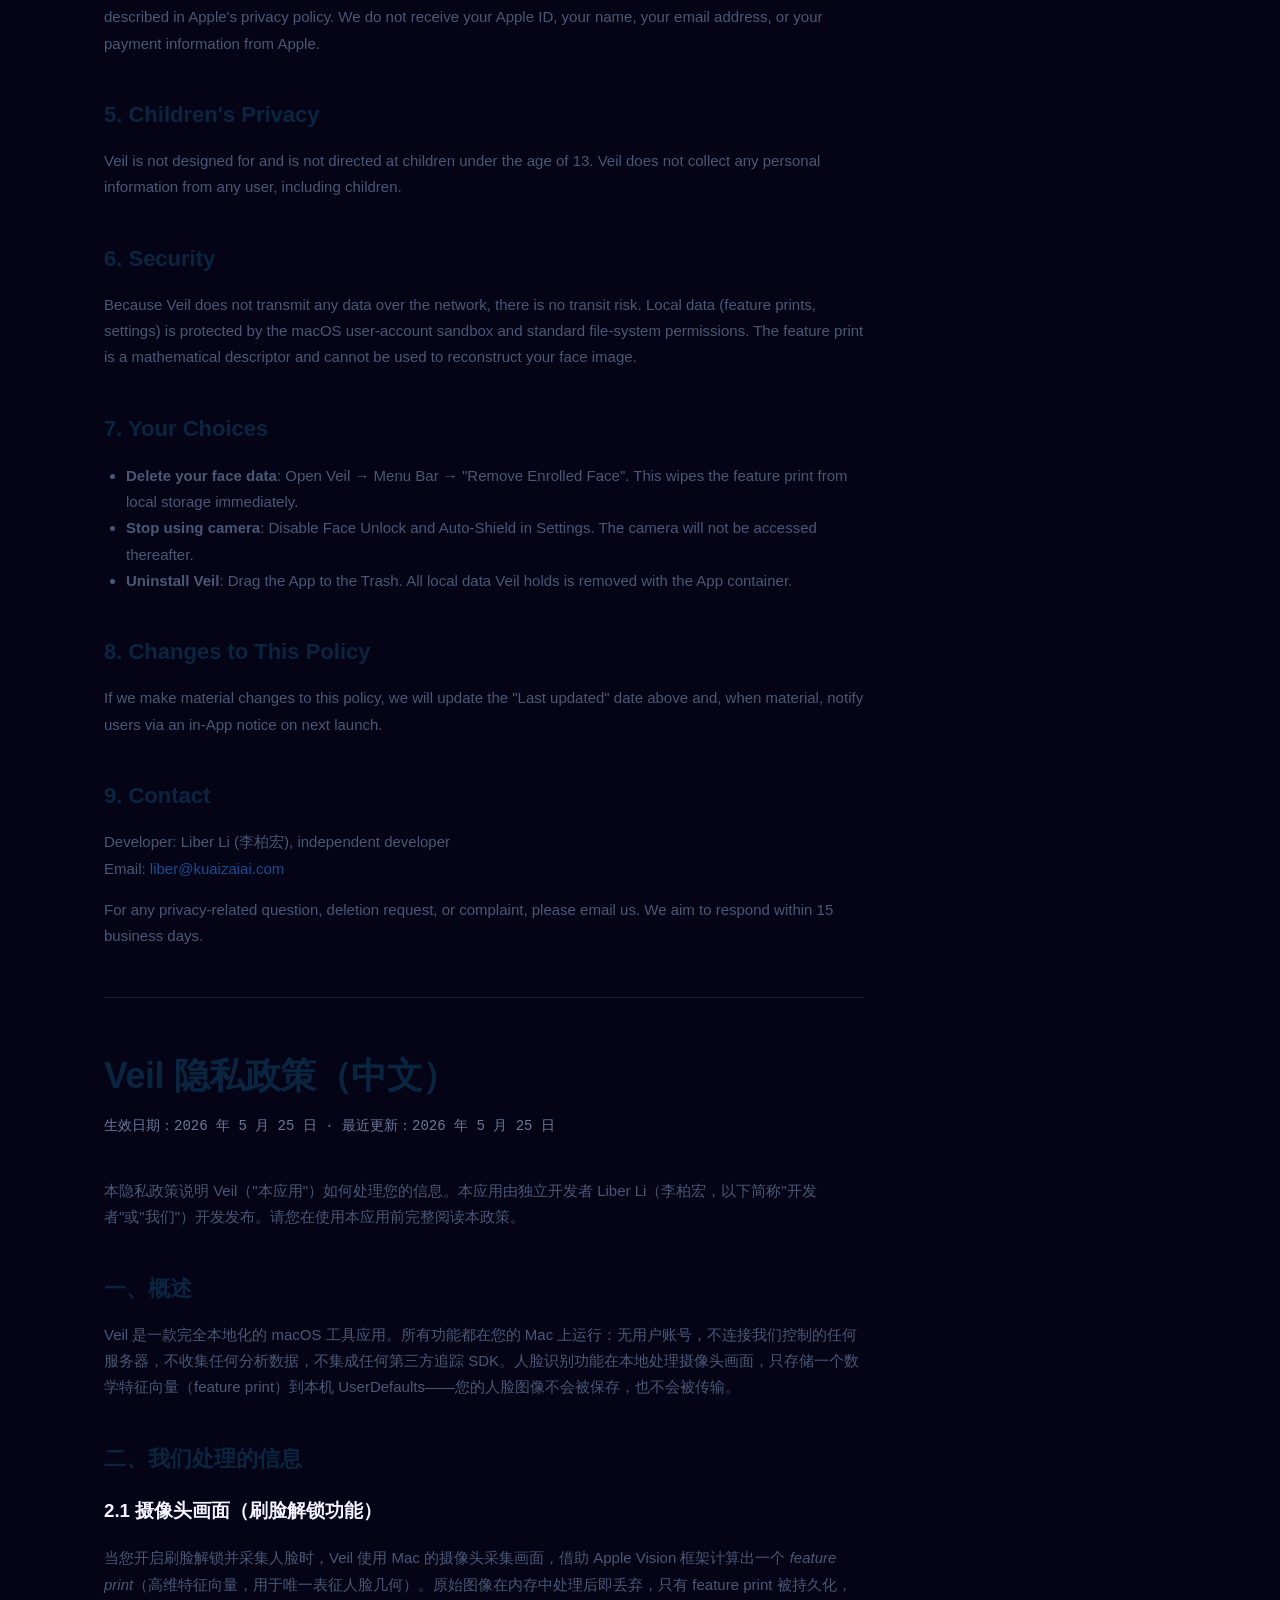
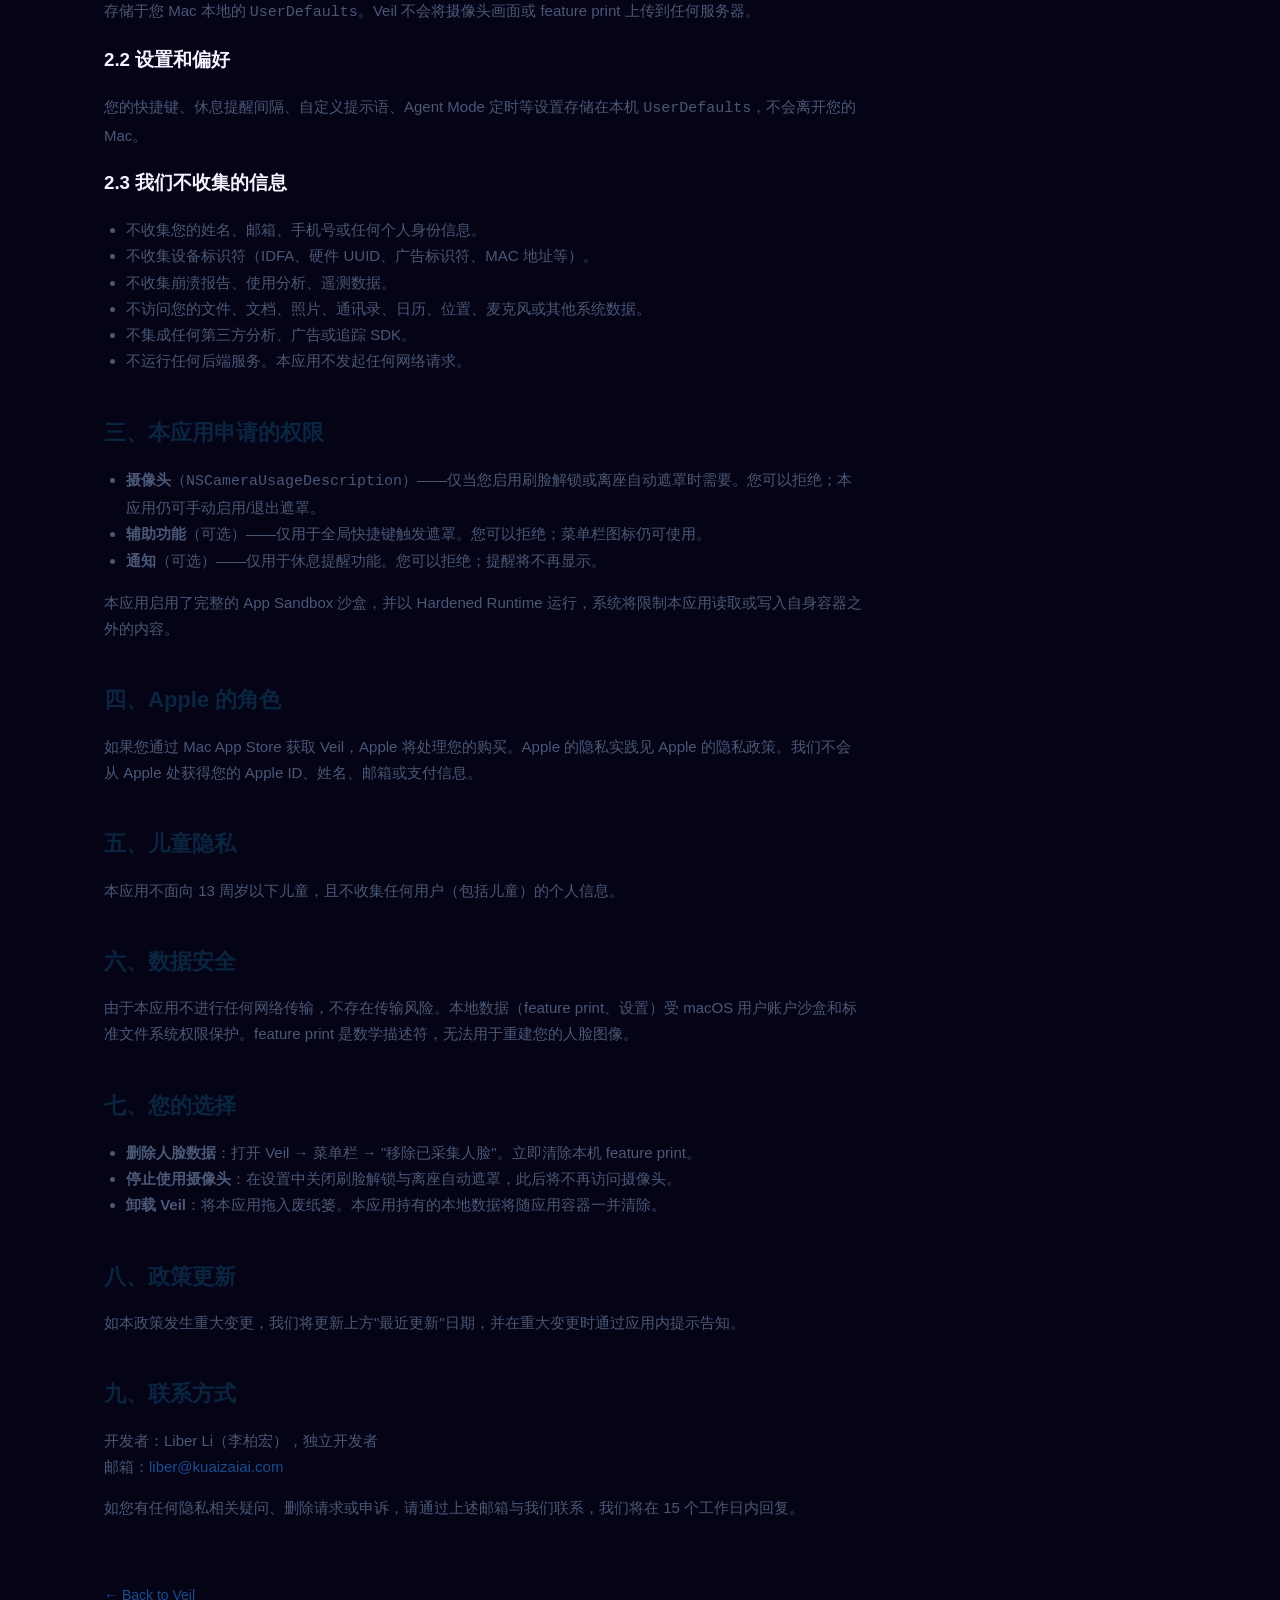
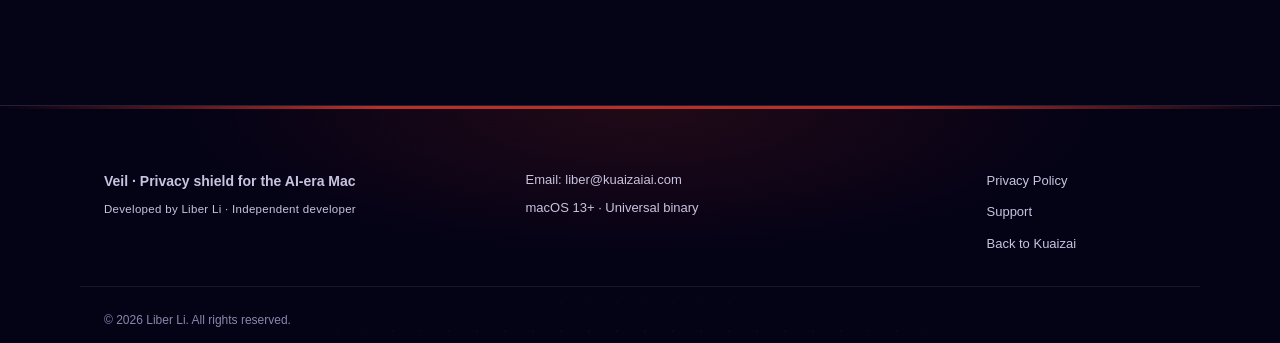
<file: veil/privacy/index.html>
<!DOCTYPE html>
<html lang="en">
<head>
    <meta charset="UTF-8">
    <meta name="viewport" content="width=device-width, initial-scale=1.0">
    <title>Veil Privacy Policy — Liber Li</title>
    <link rel="icon" type="image/png" sizes="32x32" href="/assets/favicon-32.png">
    <link rel="icon" type="image/png" sizes="16x16" href="/assets/favicon-16.png">
    <link rel="apple-touch-icon" sizes="180x180" href="/assets/apple-touch-icon.png">
    <link rel="stylesheet" href="/styles.css">
</head>
<body>
    <header class="site-header">
        <div class="container header-inner">
            <a href="/index.html" class="brand">
                <span class="brand-mark"><img src="/assets/logo-mark.png" alt="" width="36" height="36"></span>
                <span class="brand-name">
                    <span class="brand-cn">快哉智能</span>
                    <span class="brand-en">Kuaizai Intelligence</span>
                </span>
            </a>
            <nav class="site-nav">
                <a href="/veil/">Veil</a>
                <a href="/veil/privacy/">Privacy</a>
                <a href="/veil/support/">Support</a>
            </nav>
        </div>
    </header>

    <main class="legal-page">
        <div class="container">
            <div class="legal-content">
                <h1>Veil Privacy Policy</h1>
                <p class="legal-meta">Effective: May 25, 2026 · Last updated: May 25, 2026</p>

                <p>This Privacy Policy describes how Veil (the "App"), developed by Liber Li (an independent developer, the "Developer", "we", "us"), handles your information. Please read it in full before using the App.</p>

                <h2>1. Summary</h2>
                <p>Veil is a fully local macOS utility. It runs entirely on your Mac. It does not have user accounts, does not connect to any server we control, does not collect analytics, and does not include any third-party tracking SDK. The face-recognition feature processes camera frames on-device and stores only a mathematical feature print in local user defaults — your face image is never saved and never transmitted.</p>

                <h2>2. Information We Process</h2>

                <h3>2.1 Camera frames (face-unlock feature)</h3>
                <p>When you enable Face Unlock and enroll your face, Veil uses your Mac's camera to capture frames and, using Apple's Vision framework, computes a <em>feature print</em> (a high-dimensional vector that uniquely characterizes facial geometry). The raw image frames are processed in-memory and discarded immediately; only the feature print is persisted, and it is stored in your local <code>UserDefaults</code> on your Mac. Veil never uploads camera frames or feature prints to any server.</p>

                <h3>2.2 Settings and preferences</h3>
                <p>Settings such as your chosen hotkey, break-reminder interval, custom reminder prompts, and Agent Mode timer values are stored in your local <code>UserDefaults</code>. These never leave your Mac.</p>

                <h3>2.3 What we do not collect</h3>
                <ul>
                    <li>We do not collect your name, email, phone number, or any other personal identifier.</li>
                    <li>We do not collect device identifiers (IDFA, hardware UUID, advertising ID, MAC address).</li>
                    <li>We do not collect crash reports, usage analytics, or telemetry of any kind.</li>
                    <li>We do not access your files, documents, photo library, contacts, calendar, location, microphone, or any other system data.</li>
                    <li>We do not integrate any third-party analytics, advertising, or tracking SDK.</li>
                    <li>We do not run any backend service. The App makes no network calls.</li>
                </ul>

                <h2>3. Permissions Veil Requests</h2>
                <ul>
                    <li><strong>Camera</strong> (<code>NSCameraUsageDescription</code>) — required only if you choose to use Face Unlock or Auto-Shield. You can deny it; the App will still function with manual lock/unlock.</li>
                    <li><strong>Accessibility</strong> (optional) — used only for the global hotkey to trigger the shield. You can deny it; the menu-bar icon still works.</li>
                    <li><strong>Notifications</strong> (optional) — used only for the Break Reminders feature. You can deny it; reminders simply won't appear.</li>
                </ul>
                <p>Veil is fully sandboxed (App Sandbox is enabled) and runs under Hardened Runtime, meaning the system restricts what the App can read or write outside its own container.</p>

                <h2>4. Apple's Role</h2>
                <p>If you obtain Veil through the Mac App Store, Apple processes your purchase. Apple's privacy practices are described in Apple's privacy policy. We do not receive your Apple ID, your name, your email address, or your payment information from Apple.</p>

                <h2>5. Children's Privacy</h2>
                <p>Veil is not designed for and is not directed at children under the age of 13. Veil does not collect any personal information from any user, including children.</p>

                <h2>6. Security</h2>
                <p>Because Veil does not transmit any data over the network, there is no transit risk. Local data (feature prints, settings) is protected by the macOS user-account sandbox and standard file-system permissions. The feature print is a mathematical descriptor and cannot be used to reconstruct your face image.</p>

                <h2>7. Your Choices</h2>
                <ul>
                    <li><strong>Delete your face data</strong>: Open Veil → Menu Bar → "Remove Enrolled Face". This wipes the feature print from local storage immediately.</li>
                    <li><strong>Stop using camera</strong>: Disable Face Unlock and Auto-Shield in Settings. The camera will not be accessed thereafter.</li>
                    <li><strong>Uninstall Veil</strong>: Drag the App to the Trash. All local data Veil holds is removed with the App container.</li>
                </ul>

                <h2>8. Changes to This Policy</h2>
                <p>If we make material changes to this policy, we will update the "Last updated" date above and, when material, notify users via an in-App notice on next launch.</p>

                <h2>9. Contact</h2>
                <p>Developer: Liber Li (李柏宏), independent developer<br>
                Email: <a href="mailto:liber@kuaizaiai.com">liber@kuaizaiai.com</a></p>
                <p>For any privacy-related question, deletion request, or complaint, please email us. We aim to respond within 15 business days.</p>

                <hr style="margin: 48px 0; border: 0; border-top: 1px solid rgba(255,255,255,0.1);">

                <h1>Veil 隐私政策（中文）</h1>
                <p class="legal-meta">生效日期：2026 年 5 月 25 日 · 最近更新：2026 年 5 月 25 日</p>

                <p>本隐私政策说明 Veil（"本应用"）如何处理您的信息。本应用由独立开发者 Liber Li（李柏宏，以下简称"开发者"或"我们"）开发发布。请您在使用本应用前完整阅读本政策。</p>

                <h2>一、概述</h2>
                <p>Veil 是一款完全本地化的 macOS 工具应用。所有功能都在您的 Mac 上运行：无用户账号，不连接我们控制的任何服务器，不收集任何分析数据，不集成任何第三方追踪 SDK。人脸识别功能在本地处理摄像头画面，只存储一个数学特征向量（feature print）到本机 UserDefaults——您的人脸图像不会被保存，也不会被传输。</p>

                <h2>二、我们处理的信息</h2>

                <h3>2.1 摄像头画面（刷脸解锁功能）</h3>
                <p>当您开启刷脸解锁并采集人脸时，Veil 使用 Mac 的摄像头采集画面，借助 Apple Vision 框架计算出一个 <em>feature print</em>（高维特征向量，用于唯一表征人脸几何）。原始图像在内存中处理后即丢弃，只有 feature print 被持久化，存储于您 Mac 本地的 <code>UserDefaults</code>。Veil 不会将摄像头画面或 feature print 上传到任何服务器。</p>

                <h3>2.2 设置和偏好</h3>
                <p>您的快捷键、休息提醒间隔、自定义提示语、Agent Mode 定时等设置存储在本机 <code>UserDefaults</code>，不会离开您的 Mac。</p>

                <h3>2.3 我们不收集的信息</h3>
                <ul>
                    <li>不收集您的姓名、邮箱、手机号或任何个人身份信息。</li>
                    <li>不收集设备标识符（IDFA、硬件 UUID、广告标识符、MAC 地址等）。</li>
                    <li>不收集崩溃报告、使用分析、遥测数据。</li>
                    <li>不访问您的文件、文档、照片、通讯录、日历、位置、麦克风或其他系统数据。</li>
                    <li>不集成任何第三方分析、广告或追踪 SDK。</li>
                    <li>不运行任何后端服务。本应用不发起任何网络请求。</li>
                </ul>

                <h2>三、本应用申请的权限</h2>
                <ul>
                    <li><strong>摄像头</strong>（<code>NSCameraUsageDescription</code>）——仅当您启用刷脸解锁或离座自动遮罩时需要。您可以拒绝；本应用仍可手动启用/退出遮罩。</li>
                    <li><strong>辅助功能</strong>（可选）——仅用于全局快捷键触发遮罩。您可以拒绝；菜单栏图标仍可使用。</li>
                    <li><strong>通知</strong>（可选）——仅用于休息提醒功能。您可以拒绝；提醒将不再显示。</li>
                </ul>
                <p>本应用启用了完整的 App Sandbox 沙盒，并以 Hardened Runtime 运行，系统将限制本应用读取或写入自身容器之外的内容。</p>

                <h2>四、Apple 的角色</h2>
                <p>如果您通过 Mac App Store 获取 Veil，Apple 将处理您的购买。Apple 的隐私实践见 Apple 的隐私政策。我们不会从 Apple 处获得您的 Apple ID、姓名、邮箱或支付信息。</p>

                <h2>五、儿童隐私</h2>
                <p>本应用不面向 13 周岁以下儿童，且不收集任何用户（包括儿童）的个人信息。</p>

                <h2>六、数据安全</h2>
                <p>由于本应用不进行任何网络传输，不存在传输风险。本地数据（feature print、设置）受 macOS 用户账户沙盒和标准文件系统权限保护。feature print 是数学描述符，无法用于重建您的人脸图像。</p>

                <h2>七、您的选择</h2>
                <ul>
                    <li><strong>删除人脸数据</strong>：打开 Veil → 菜单栏 → "移除已采集人脸"。立即清除本机 feature print。</li>
                    <li><strong>停止使用摄像头</strong>：在设置中关闭刷脸解锁与离座自动遮罩，此后将不再访问摄像头。</li>
                    <li><strong>卸载 Veil</strong>：将本应用拖入废纸篓。本应用持有的本地数据将随应用容器一并清除。</li>
                </ul>

                <h2>八、政策更新</h2>
                <p>如本政策发生重大变更，我们将更新上方"最近更新"日期，并在重大变更时通过应用内提示告知。</p>

                <h2>九、联系方式</h2>
                <p>开发者：Liber Li（李柏宏），独立开发者<br>
                邮箱：<a href="mailto:liber@kuaizaiai.com">liber@kuaizaiai.com</a></p>
                <p>如您有任何隐私相关疑问、删除请求或申诉，请通过上述邮箱与我们联系，我们将在 15 个工作日内回复。</p>

                <a href="/veil/" class="back-link">← Back to Veil</a>
            </div>
        </div>
    </main>

    <footer class="site-footer">
        <div class="container footer-inner">
            <div class="footer-col footer-col-brand">
                <p class="footer-brand-cn">Veil · Privacy shield for the AI-era Mac</p>
                <p class="footer-brand-en">Developed by Liber Li · Independent developer</p>
            </div>
            <div class="footer-col">
                <p>Email: liber@kuaizaiai.com</p>
                <p>macOS 13+ · Universal binary</p>
            </div>
            <div class="footer-col footer-col-links">
                <a href="/veil/privacy/">Privacy Policy</a>
                <a href="/veil/support/">Support</a>
                <a href="/index.html">Back to Kuaizai</a>
            </div>
        </div>
        <div class="container footer-bottom">
            <p>© 2026 Liber Li. All rights reserved.</p>
        </div>
    </footer>
</body>
</html>
</file>
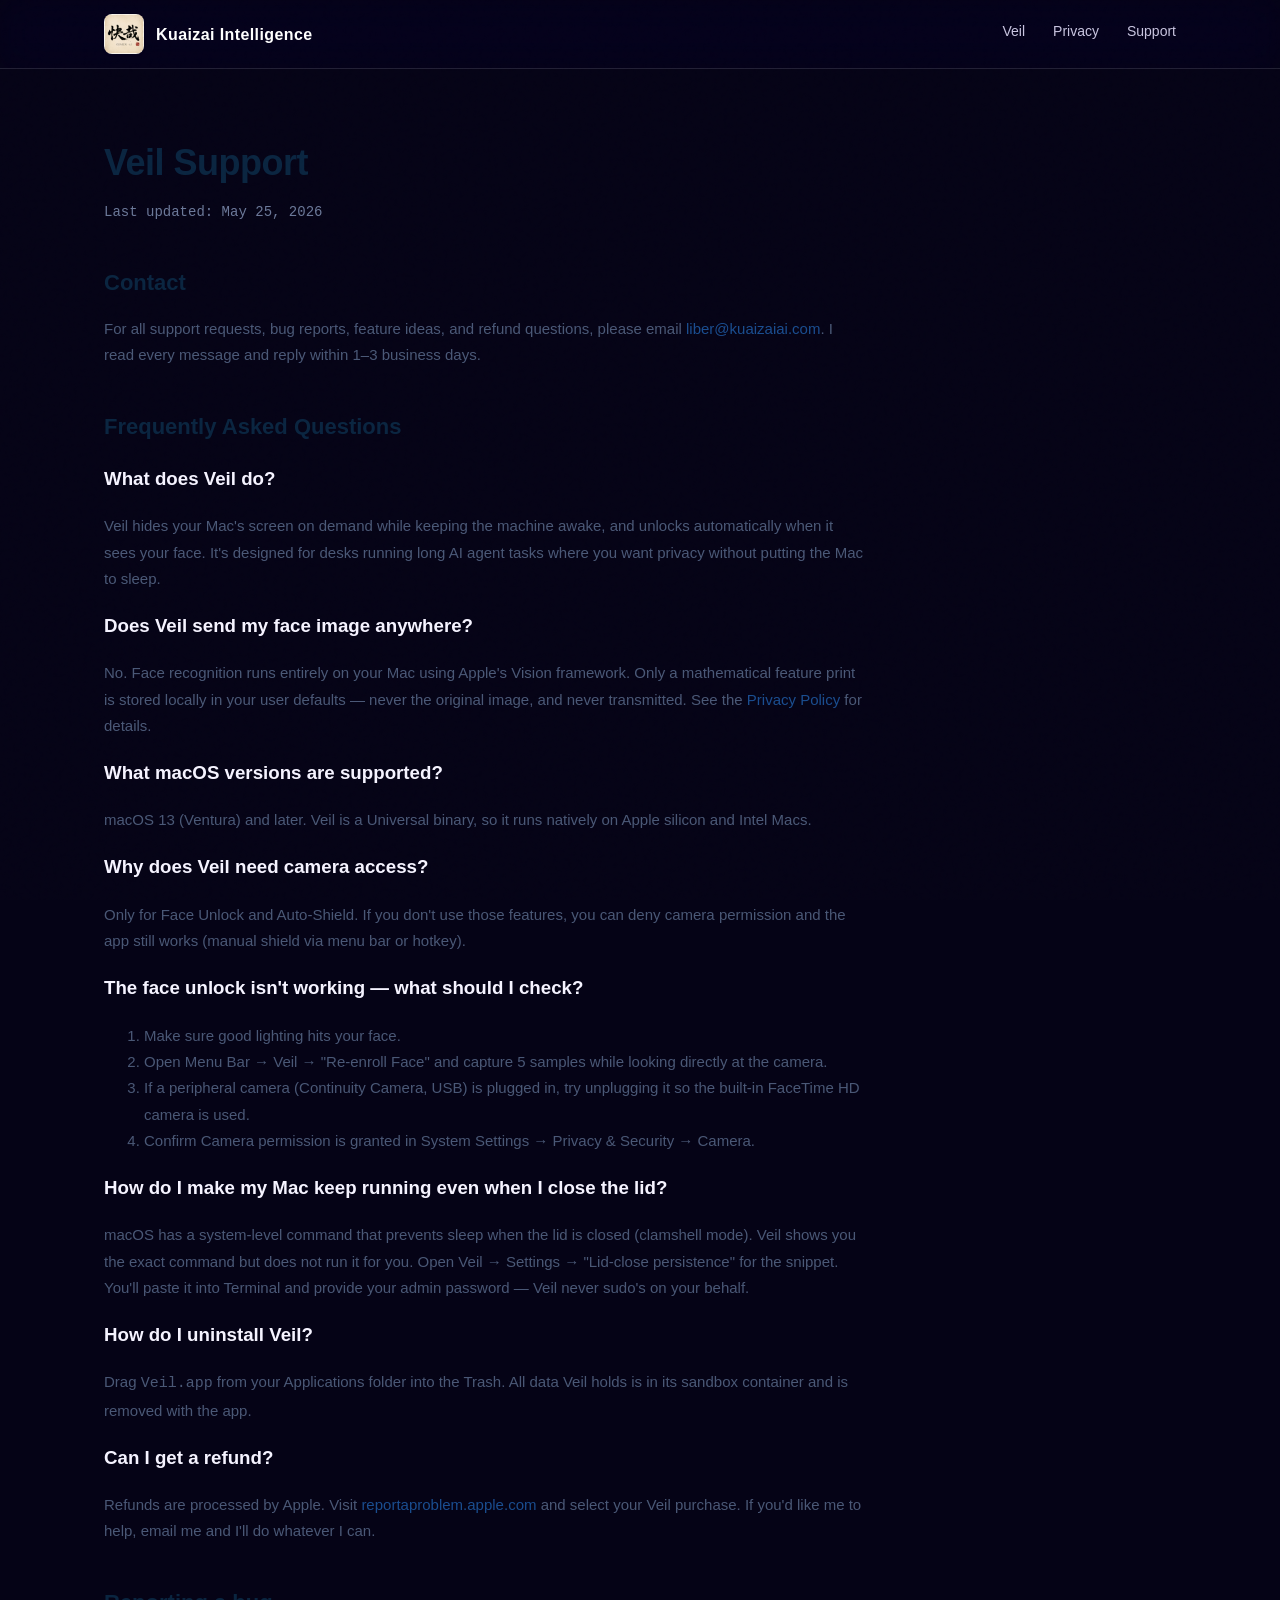
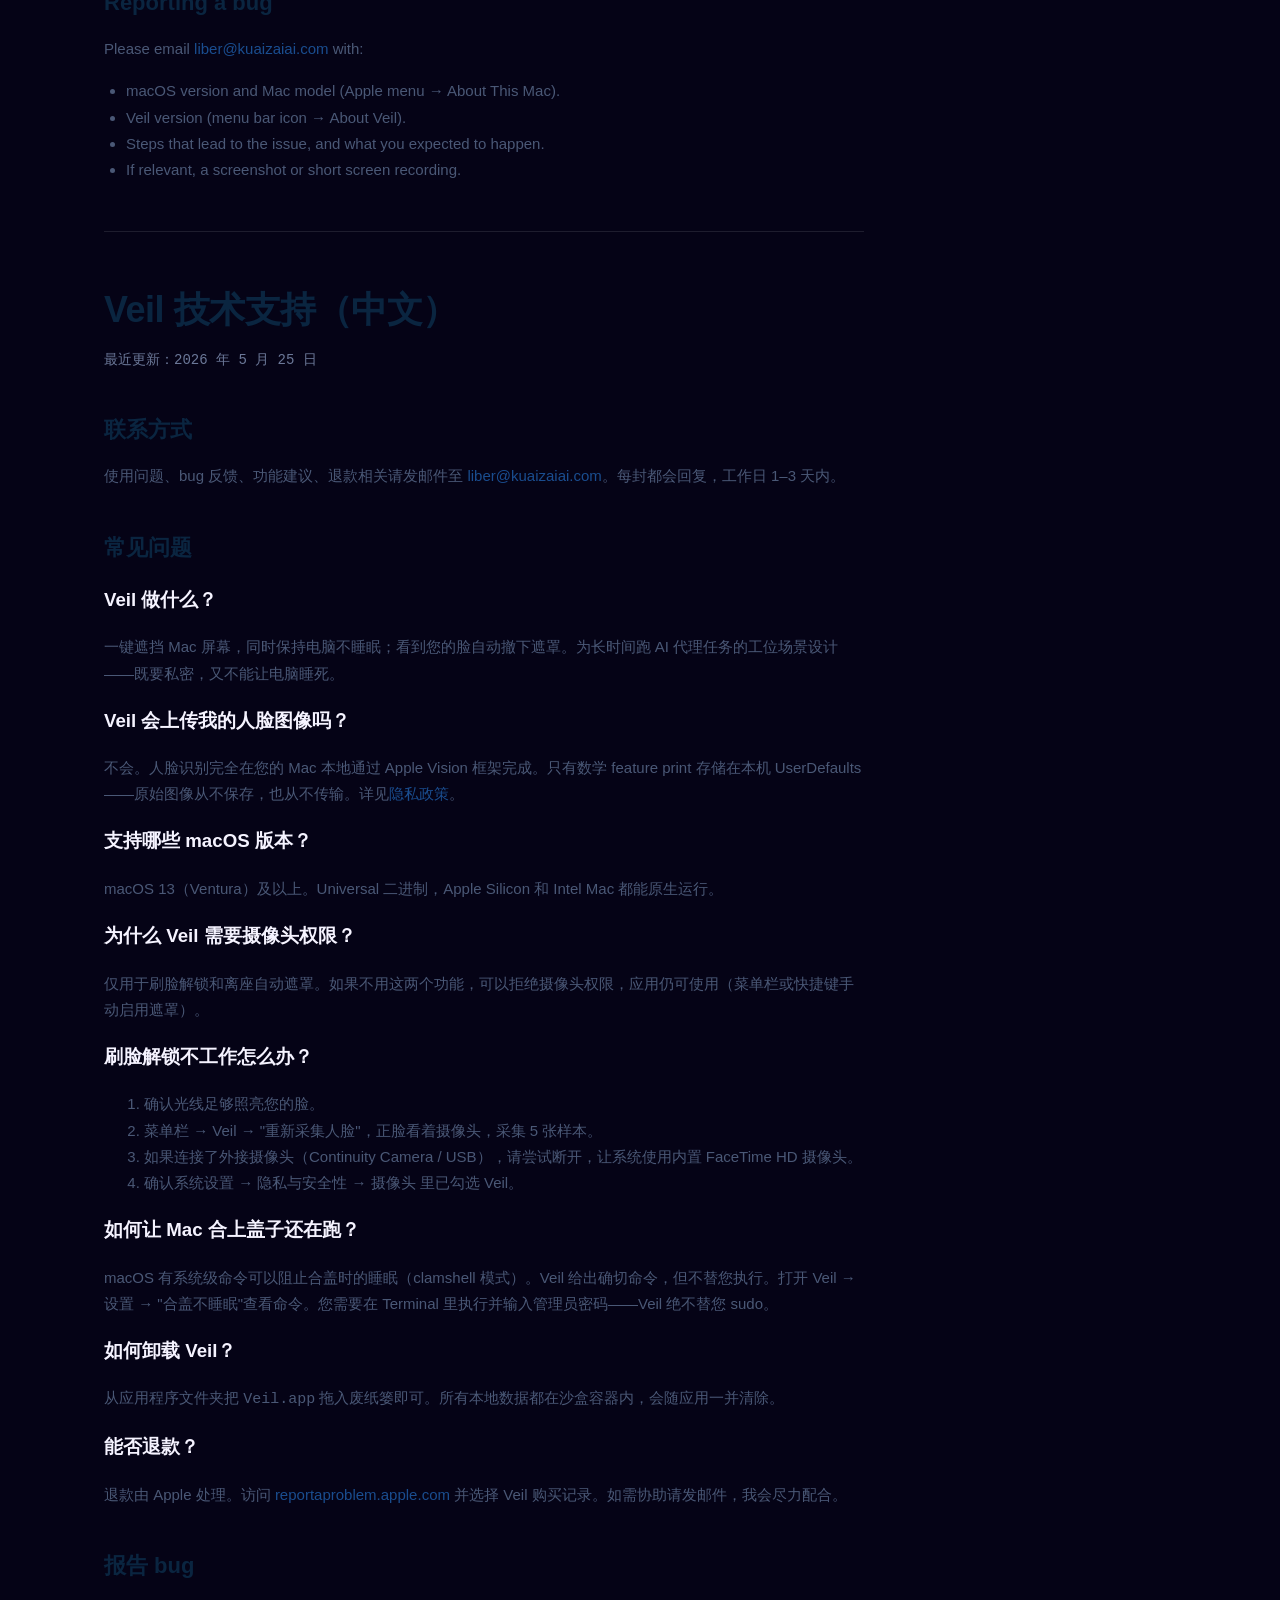
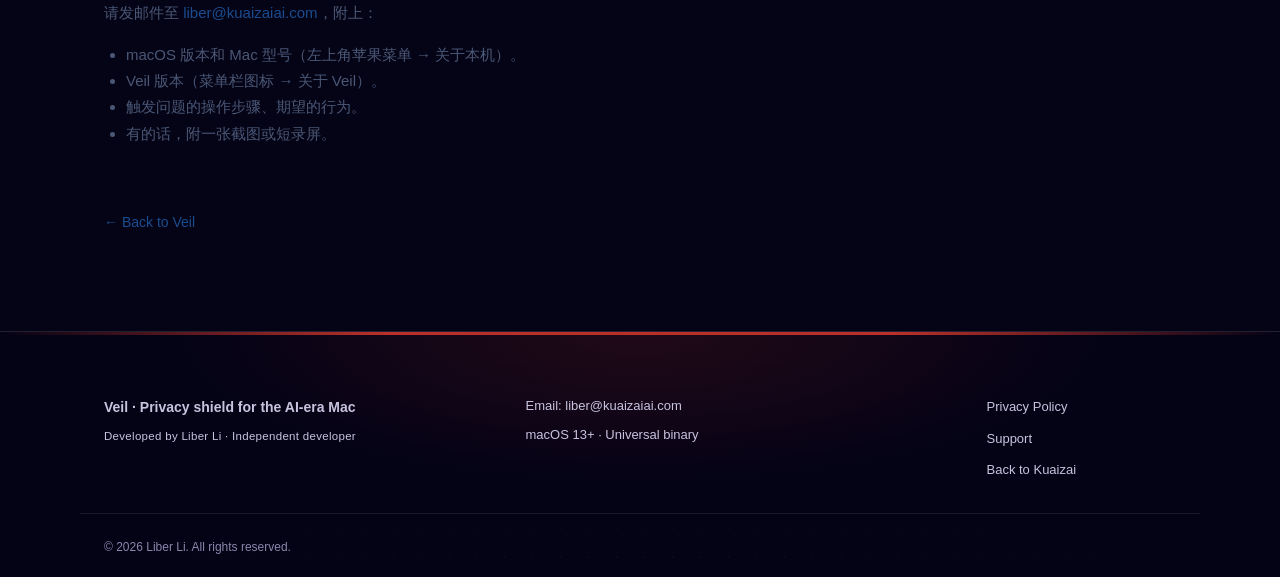
<file: veil/support/index.html>
<!DOCTYPE html>
<html lang="en">
<head>
    <meta charset="UTF-8">
    <meta name="viewport" content="width=device-width, initial-scale=1.0">
    <title>Veil Support — Liber Li</title>
    <link rel="icon" type="image/png" sizes="32x32" href="/assets/favicon-32.png">
    <link rel="icon" type="image/png" sizes="16x16" href="/assets/favicon-16.png">
    <link rel="apple-touch-icon" sizes="180x180" href="/assets/apple-touch-icon.png">
    <link rel="stylesheet" href="/styles.css">
</head>
<body>
    <header class="site-header">
        <div class="container header-inner">
            <a href="/index.html" class="brand">
                <span class="brand-mark"><img src="/assets/logo-mark.png" alt="" width="36" height="36"></span>
                <span class="brand-name">
                    <span class="brand-cn">快哉智能</span>
                    <span class="brand-en">Kuaizai Intelligence</span>
                </span>
            </a>
            <nav class="site-nav">
                <a href="/veil/">Veil</a>
                <a href="/veil/privacy/">Privacy</a>
                <a href="/veil/support/">Support</a>
            </nav>
        </div>
    </header>

    <main class="legal-page">
        <div class="container">
            <div class="legal-content">
                <h1>Veil Support</h1>
                <p class="legal-meta">Last updated: May 25, 2026</p>

                <h2>Contact</h2>
                <p>For all support requests, bug reports, feature ideas, and refund questions, please email <a href="mailto:liber@kuaizaiai.com">liber@kuaizaiai.com</a>. I read every message and reply within 1–3 business days.</p>

                <h2>Frequently Asked Questions</h2>

                <h3>What does Veil do?</h3>
                <p>Veil hides your Mac's screen on demand while keeping the machine awake, and unlocks automatically when it sees your face. It's designed for desks running long AI agent tasks where you want privacy without putting the Mac to sleep.</p>

                <h3>Does Veil send my face image anywhere?</h3>
                <p>No. Face recognition runs entirely on your Mac using Apple's Vision framework. Only a mathematical feature print is stored locally in your user defaults — never the original image, and never transmitted. See the <a href="/veil/privacy/">Privacy Policy</a> for details.</p>

                <h3>What macOS versions are supported?</h3>
                <p>macOS 13 (Ventura) and later. Veil is a Universal binary, so it runs natively on Apple silicon and Intel Macs.</p>

                <h3>Why does Veil need camera access?</h3>
                <p>Only for Face Unlock and Auto-Shield. If you don't use those features, you can deny camera permission and the app still works (manual shield via menu bar or hotkey).</p>

                <h3>The face unlock isn't working — what should I check?</h3>
                <ol>
                    <li>Make sure good lighting hits your face.</li>
                    <li>Open Menu Bar → Veil → "Re-enroll Face" and capture 5 samples while looking directly at the camera.</li>
                    <li>If a peripheral camera (Continuity Camera, USB) is plugged in, try unplugging it so the built-in FaceTime HD camera is used.</li>
                    <li>Confirm Camera permission is granted in System Settings → Privacy & Security → Camera.</li>
                </ol>

                <h3>How do I make my Mac keep running even when I close the lid?</h3>
                <p>macOS has a system-level command that prevents sleep when the lid is closed (clamshell mode). Veil shows you the exact command but does not run it for you. Open Veil → Settings → "Lid-close persistence" for the snippet. You'll paste it into Terminal and provide your admin password — Veil never sudo's on your behalf.</p>

                <h3>How do I uninstall Veil?</h3>
                <p>Drag <code>Veil.app</code> from your Applications folder into the Trash. All data Veil holds is in its sandbox container and is removed with the app.</p>

                <h3>Can I get a refund?</h3>
                <p>Refunds are processed by Apple. Visit <a href="https://reportaproblem.apple.com/" target="_blank" rel="noopener">reportaproblem.apple.com</a> and select your Veil purchase. If you'd like me to help, email me and I'll do whatever I can.</p>

                <h2>Reporting a bug</h2>
                <p>Please email <a href="mailto:liber@kuaizaiai.com">liber@kuaizaiai.com</a> with:</p>
                <ul>
                    <li>macOS version and Mac model (Apple menu → About This Mac).</li>
                    <li>Veil version (menu bar icon → About Veil).</li>
                    <li>Steps that lead to the issue, and what you expected to happen.</li>
                    <li>If relevant, a screenshot or short screen recording.</li>
                </ul>

                <hr style="margin: 48px 0; border: 0; border-top: 1px solid rgba(255,255,255,0.1);">

                <h1>Veil 技术支持（中文）</h1>
                <p class="legal-meta">最近更新：2026 年 5 月 25 日</p>

                <h2>联系方式</h2>
                <p>使用问题、bug 反馈、功能建议、退款相关请发邮件至 <a href="mailto:liber@kuaizaiai.com">liber@kuaizaiai.com</a>。每封都会回复，工作日 1–3 天内。</p>

                <h2>常见问题</h2>

                <h3>Veil 做什么？</h3>
                <p>一键遮挡 Mac 屏幕，同时保持电脑不睡眠；看到您的脸自动撤下遮罩。为长时间跑 AI 代理任务的工位场景设计——既要私密，又不能让电脑睡死。</p>

                <h3>Veil 会上传我的人脸图像吗？</h3>
                <p>不会。人脸识别完全在您的 Mac 本地通过 Apple Vision 框架完成。只有数学 feature print 存储在本机 UserDefaults——原始图像从不保存，也从不传输。详见<a href="/veil/privacy/">隐私政策</a>。</p>

                <h3>支持哪些 macOS 版本？</h3>
                <p>macOS 13（Ventura）及以上。Universal 二进制，Apple Silicon 和 Intel Mac 都能原生运行。</p>

                <h3>为什么 Veil 需要摄像头权限？</h3>
                <p>仅用于刷脸解锁和离座自动遮罩。如果不用这两个功能，可以拒绝摄像头权限，应用仍可使用（菜单栏或快捷键手动启用遮罩）。</p>

                <h3>刷脸解锁不工作怎么办？</h3>
                <ol>
                    <li>确认光线足够照亮您的脸。</li>
                    <li>菜单栏 → Veil → "重新采集人脸"，正脸看着摄像头，采集 5 张样本。</li>
                    <li>如果连接了外接摄像头（Continuity Camera / USB），请尝试断开，让系统使用内置 FaceTime HD 摄像头。</li>
                    <li>确认系统设置 → 隐私与安全性 → 摄像头 里已勾选 Veil。</li>
                </ol>

                <h3>如何让 Mac 合上盖子还在跑？</h3>
                <p>macOS 有系统级命令可以阻止合盖时的睡眠（clamshell 模式）。Veil 给出确切命令，但不替您执行。打开 Veil → 设置 → "合盖不睡眠"查看命令。您需要在 Terminal 里执行并输入管理员密码——Veil 绝不替您 sudo。</p>

                <h3>如何卸载 Veil？</h3>
                <p>从应用程序文件夹把 <code>Veil.app</code> 拖入废纸篓即可。所有本地数据都在沙盒容器内，会随应用一并清除。</p>

                <h3>能否退款？</h3>
                <p>退款由 Apple 处理。访问 <a href="https://reportaproblem.apple.com/" target="_blank" rel="noopener">reportaproblem.apple.com</a> 并选择 Veil 购买记录。如需协助请发邮件，我会尽力配合。</p>

                <h2>报告 bug</h2>
                <p>请发邮件至 <a href="mailto:liber@kuaizaiai.com">liber@kuaizaiai.com</a>，附上：</p>
                <ul>
                    <li>macOS 版本和 Mac 型号（左上角苹果菜单 → 关于本机）。</li>
                    <li>Veil 版本（菜单栏图标 → 关于 Veil）。</li>
                    <li>触发问题的操作步骤、期望的行为。</li>
                    <li>有的话，附一张截图或短录屏。</li>
                </ul>

                <a href="/veil/" class="back-link">← Back to Veil</a>
            </div>
        </div>
    </main>

    <footer class="site-footer">
        <div class="container footer-inner">
            <div class="footer-col footer-col-brand">
                <p class="footer-brand-cn">Veil · Privacy shield for the AI-era Mac</p>
                <p class="footer-brand-en">Developed by Liber Li · Independent developer</p>
            </div>
            <div class="footer-col">
                <p>Email: liber@kuaizaiai.com</p>
                <p>macOS 13+ · Universal binary</p>
            </div>
            <div class="footer-col footer-col-links">
                <a href="/veil/privacy/">Privacy Policy</a>
                <a href="/veil/support/">Support</a>
                <a href="/index.html">Back to Kuaizai</a>
            </div>
        </div>
        <div class="container footer-bottom">
            <p>© 2026 Liber Li. All rights reserved.</p>
        </div>
    </footer>
</body>
</html>
</file>
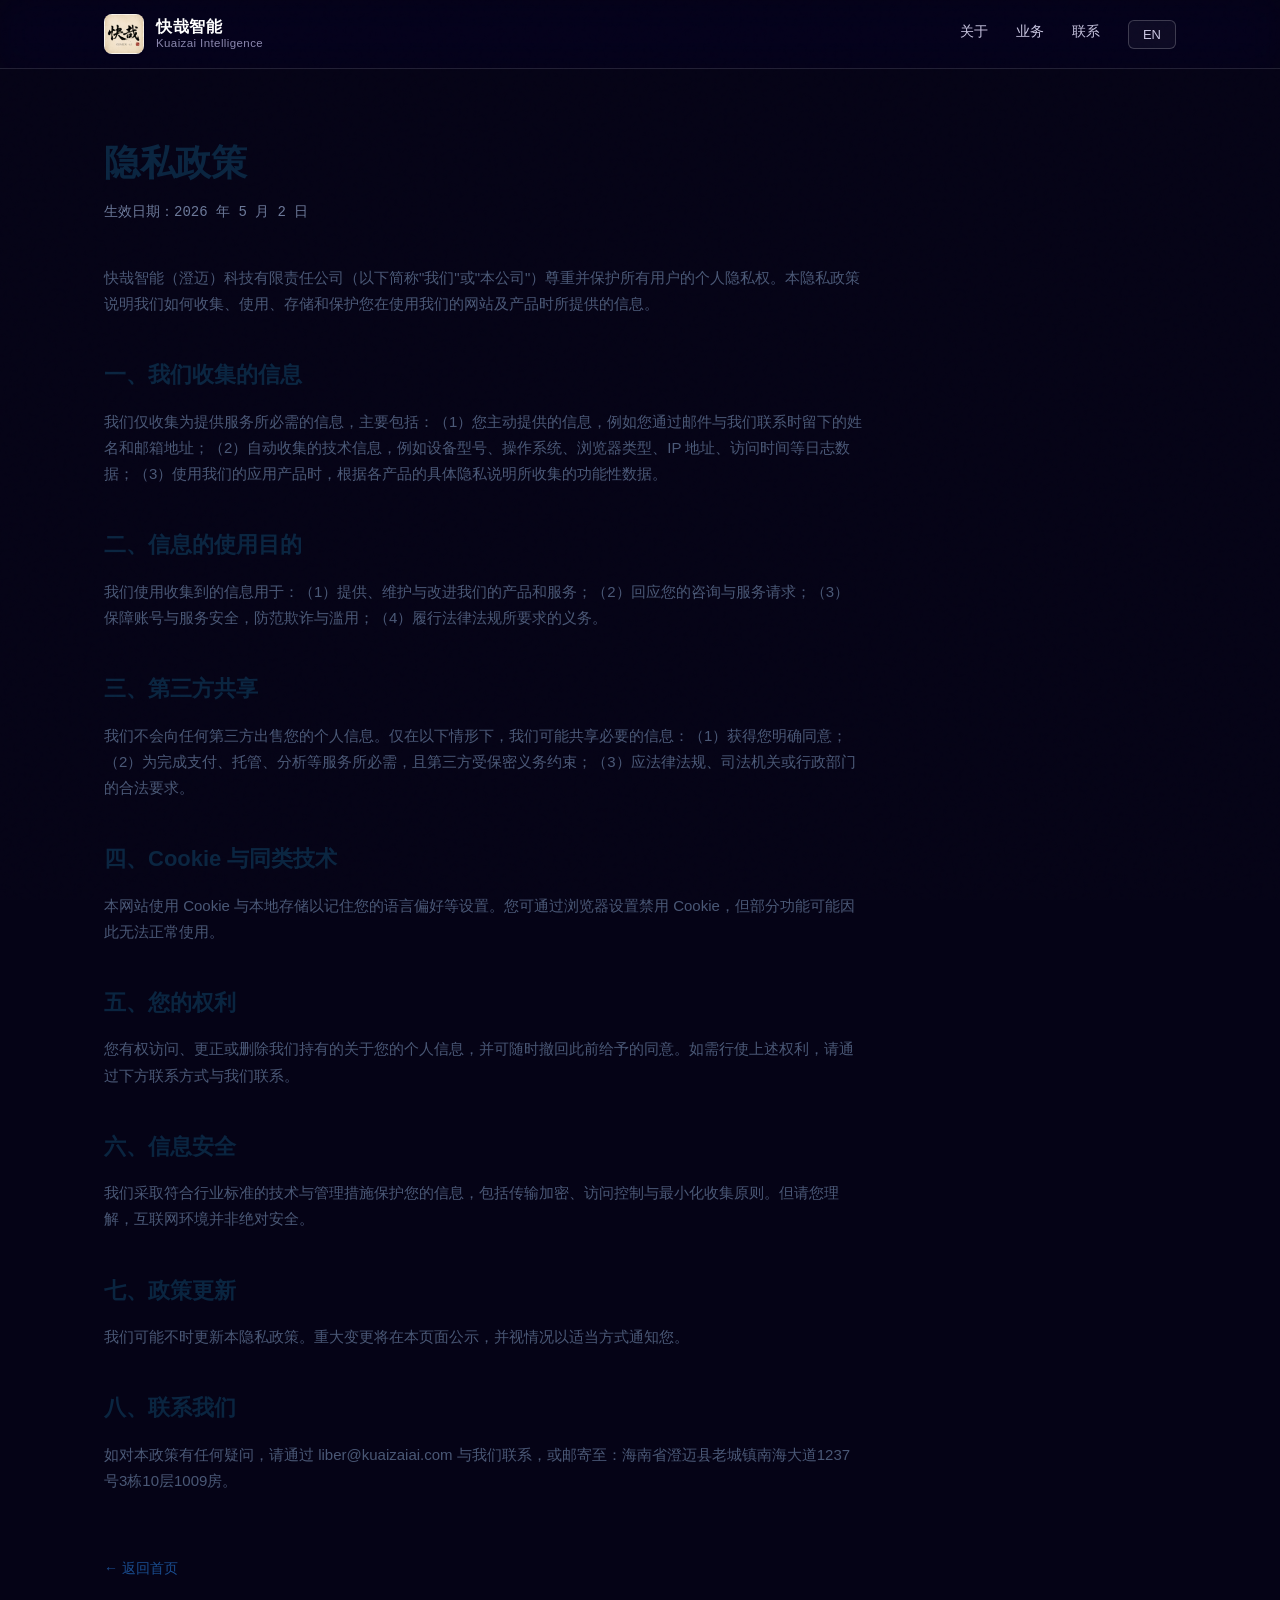
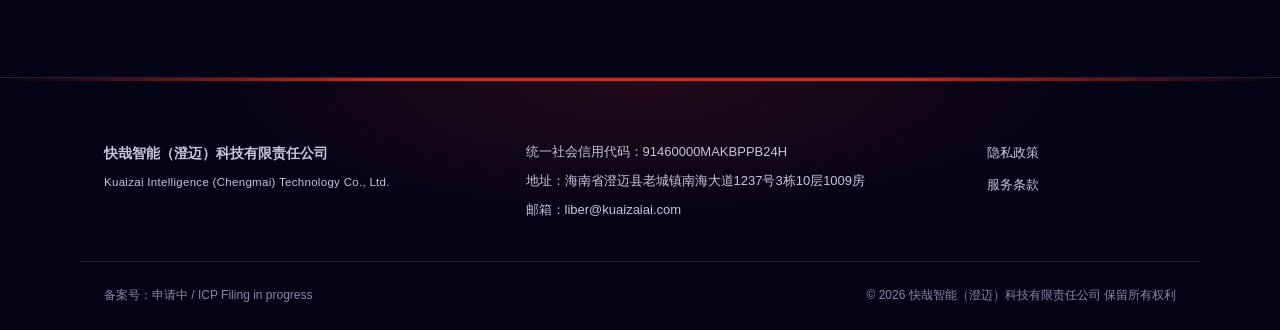
<file: privacy.html>
<!DOCTYPE html>
<html lang="zh-CN">
<head>
    <meta charset="UTF-8">
    <meta name="viewport" content="width=device-width, initial-scale=1.0">
    <title data-i18n="page.title">隐私政策 - 快哉智能（澄迈）科技有限责任公司</title>
    <link rel="icon" type="image/png" sizes="32x32" href="assets/favicon-32.png">
    <link rel="icon" type="image/png" sizes="16x16" href="assets/favicon-16.png">
    <link rel="apple-touch-icon" sizes="180x180" href="assets/apple-touch-icon.png">
    <link rel="stylesheet" href="styles.css">
</head>
<body>
    <header class="site-header">
        <div class="container header-inner">
            <a href="index.html" class="brand">
                <span class="brand-mark"><img src="assets/logo-mark.png" alt="快哉智能 KUAIZAI · AI" width="36" height="36"></span>
                <span class="brand-name">
                    <span class="brand-cn" data-i18n="brand.cn">快哉智能</span>
                    <span class="brand-en" data-i18n="brand.en">Kuaizai Intelligence</span>
                </span>
            </a>
            <nav class="site-nav">
                <a href="index.html#about" data-i18n="nav.about">关于</a>
                <a href="index.html#services" data-i18n="nav.services">业务</a>
                <a href="index.html#contact" data-i18n="nav.contact">联系</a>
                <button id="lang-toggle" class="lang-toggle" aria-label="Toggle language">EN</button>
            </nav>
        </div>
    </header>

    <main class="legal-page">
        <div class="container">
            <div class="legal-content">
                <h1 data-i18n="legal.privacy.title">隐私政策</h1>
                <p class="legal-meta" data-i18n="legal.effective">生效日期：2026 年 5 月 2 日</p>

                <p data-i18n="privacy.intro">快哉智能（澄迈）科技有限责任公司（以下简称"我们"或"本公司"）尊重并保护所有用户的个人隐私权。本隐私政策说明我们如何收集、使用、存储和保护您在使用我们的网站及产品时所提供的信息。</p>

                <h2 data-i18n="privacy.s1.t">一、我们收集的信息</h2>
                <p data-i18n="privacy.s1.b">我们仅收集为提供服务所必需的信息。</p>

                <h2 data-i18n="privacy.s2.t">二、信息的使用目的</h2>
                <p data-i18n="privacy.s2.b">我们使用收集到的信息用于提供和改进服务。</p>

                <h2 data-i18n="privacy.s3.t">三、第三方共享</h2>
                <p data-i18n="privacy.s3.b">我们不会向任何第三方出售您的个人信息。</p>

                <h2 data-i18n="privacy.s4.t">四、Cookie 与同类技术</h2>
                <p data-i18n="privacy.s4.b">本网站使用 Cookie 与本地存储以记住您的偏好。</p>

                <h2 data-i18n="privacy.s5.t">五、您的权利</h2>
                <p data-i18n="privacy.s5.b">您有权访问、更正或删除您的个人信息。</p>

                <h2 data-i18n="privacy.s6.t">六、信息安全</h2>
                <p data-i18n="privacy.s6.b">我们采取符合行业标准的技术与管理措施保护您的信息。</p>

                <h2 data-i18n="privacy.s7.t">七、政策更新</h2>
                <p data-i18n="privacy.s7.b">我们可能不时更新本隐私政策。</p>

                <h2 data-i18n="privacy.s8.t">八、联系我们</h2>
                <p data-i18n="privacy.s8.b">如对本政策有任何疑问，请通过 liber@kuaizaiai.com 与我们联系。</p>

                <a href="index.html" class="back-link" data-i18n="legal.back">← 返回首页</a>
            </div>
        </div>
    </main>

    <footer class="site-footer">
        <div class="container footer-inner">
            <div class="footer-col footer-col-brand">
                <p class="footer-brand-cn" data-i18n="footer.brand.cn">快哉智能（澄迈）科技有限责任公司</p>
                <p class="footer-brand-en" data-i18n="footer.brand.en">Kuaizai Intelligence (Chengmai) Technology Co., Ltd.</p>
            </div>
            <div class="footer-col">
                <p><span data-i18n="footer.uscc">统一社会信用代码</span>：91460000MAKBPPB24H</p>
                <p data-i18n="footer.address">地址：海南省澄迈县老城镇南海大道1237号3栋10层1009房</p>
                <p><span data-i18n="footer.email">邮箱</span>：liber@kuaizaiai.com</p>
            </div>
            <div class="footer-col footer-col-links">
                <a href="privacy.html" data-i18n="footer.privacy">隐私政策</a>
                <a href="terms.html" data-i18n="footer.terms">服务条款</a>
            </div>
        </div>
        <div class="container footer-bottom">
            <p data-i18n="footer.icp">备案号：申请中 / ICP Filing in progress</p>
            <p data-i18n="footer.copyright">© 2026 快哉智能（澄迈）科技有限责任公司 保留所有权利</p>
        </div>
    </footer>

    <script src="script.js"></script>
</body>
</html>
</file>
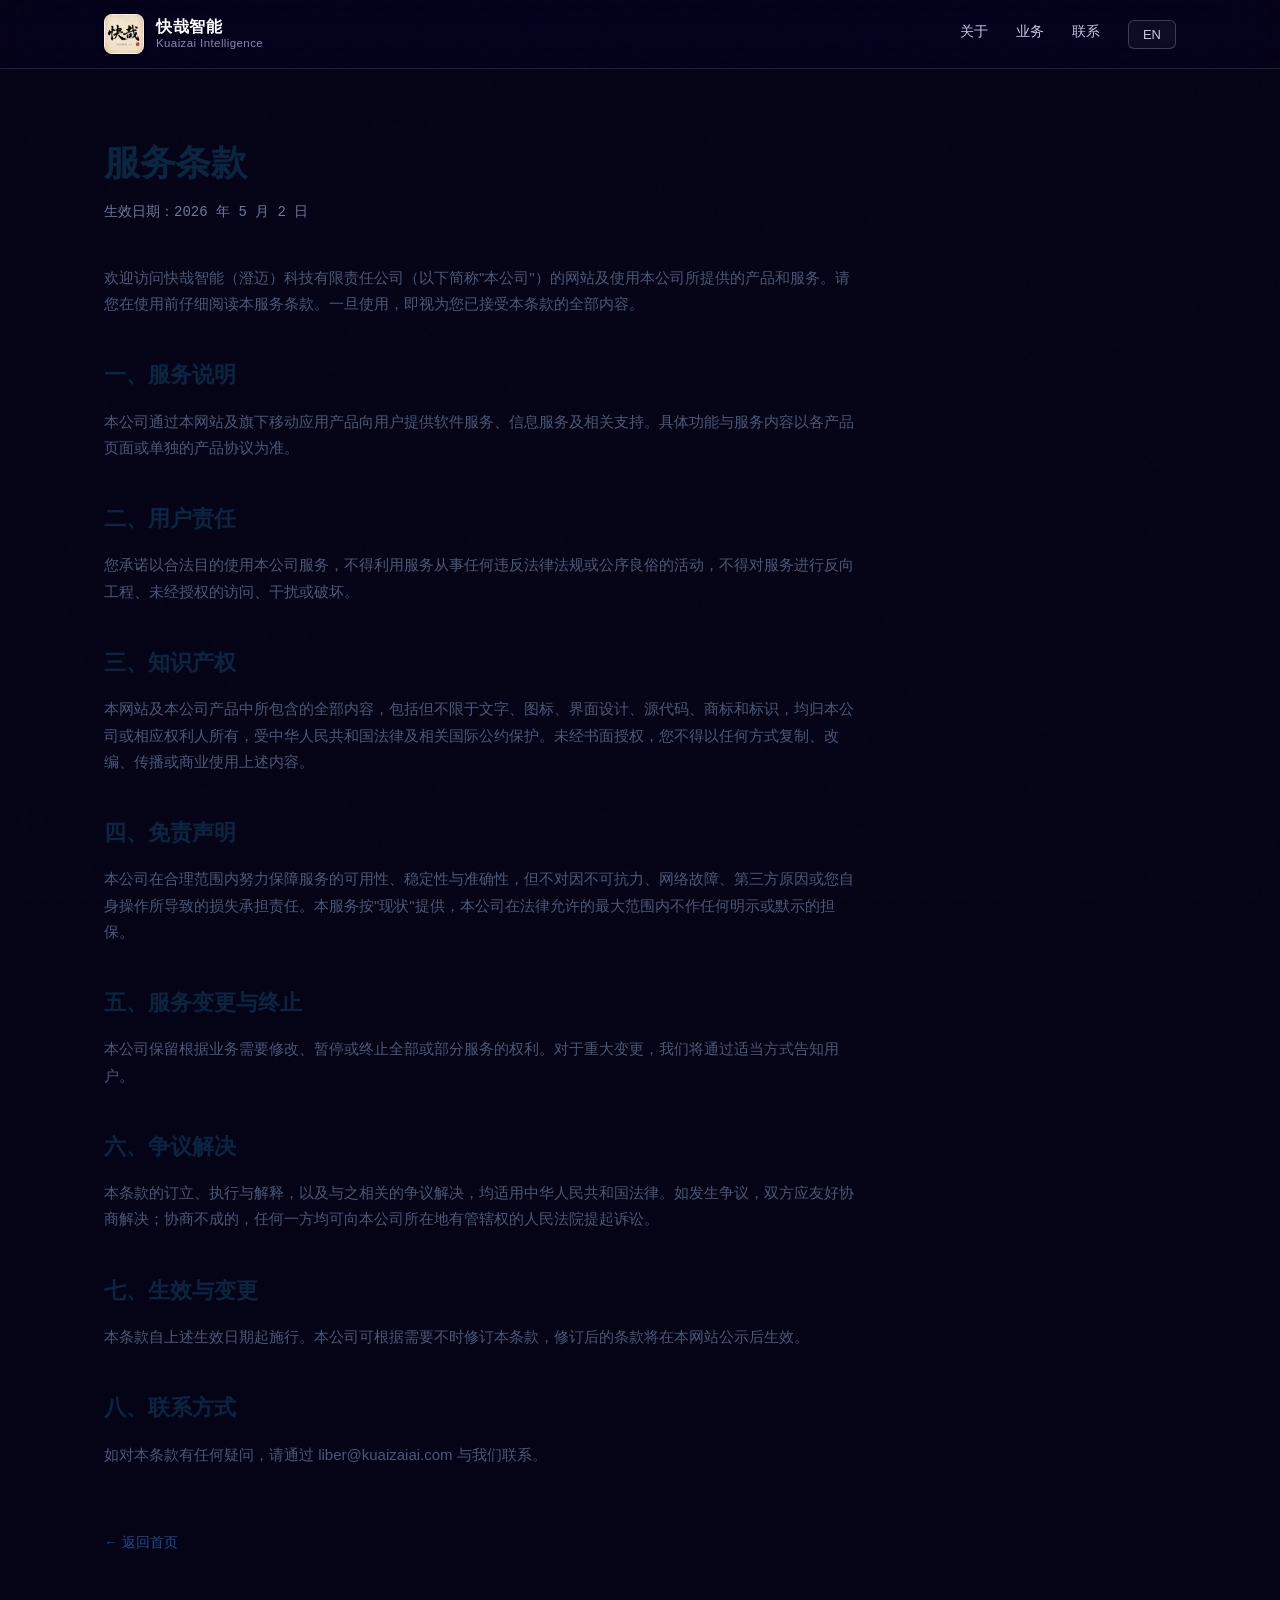
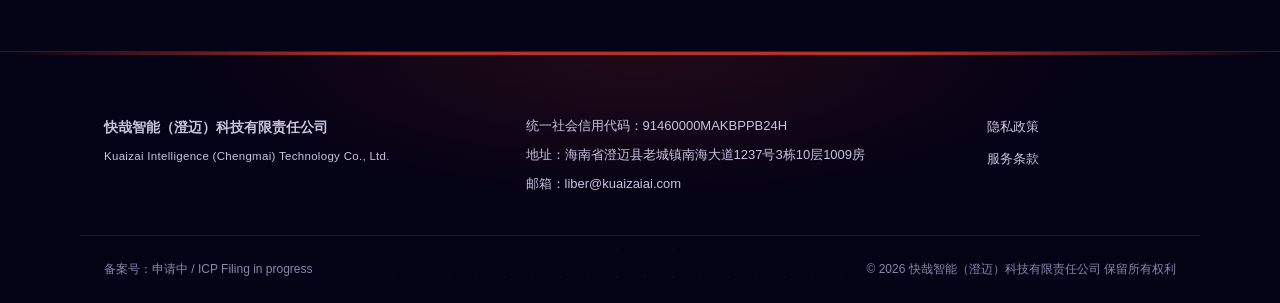
<file: terms.html>
<!DOCTYPE html>
<html lang="zh-CN">
<head>
    <meta charset="UTF-8">
    <meta name="viewport" content="width=device-width, initial-scale=1.0">
    <title data-i18n="page.title">服务条款 - 快哉智能（澄迈）科技有限责任公司</title>
    <link rel="icon" type="image/png" sizes="32x32" href="assets/favicon-32.png">
    <link rel="icon" type="image/png" sizes="16x16" href="assets/favicon-16.png">
    <link rel="apple-touch-icon" sizes="180x180" href="assets/apple-touch-icon.png">
    <link rel="stylesheet" href="styles.css">
</head>
<body>
    <header class="site-header">
        <div class="container header-inner">
            <a href="index.html" class="brand">
                <span class="brand-mark"><img src="assets/logo-mark.png" alt="快哉智能 KUAIZAI · AI" width="36" height="36"></span>
                <span class="brand-name">
                    <span class="brand-cn" data-i18n="brand.cn">快哉智能</span>
                    <span class="brand-en" data-i18n="brand.en">Kuaizai Intelligence</span>
                </span>
            </a>
            <nav class="site-nav">
                <a href="index.html#about" data-i18n="nav.about">关于</a>
                <a href="index.html#services" data-i18n="nav.services">业务</a>
                <a href="index.html#contact" data-i18n="nav.contact">联系</a>
                <button id="lang-toggle" class="lang-toggle" aria-label="Toggle language">EN</button>
            </nav>
        </div>
    </header>

    <main class="legal-page">
        <div class="container">
            <div class="legal-content">
                <h1 data-i18n="legal.terms.title">服务条款</h1>
                <p class="legal-meta" data-i18n="legal.effective">生效日期：2026 年 5 月 2 日</p>

                <p data-i18n="terms.intro">欢迎访问快哉智能（澄迈）科技有限责任公司的网站及使用本公司所提供的产品和服务。</p>

                <h2 data-i18n="terms.s1.t">一、服务说明</h2>
                <p data-i18n="terms.s1.b">本公司通过本网站及旗下移动应用产品向用户提供软件与信息服务。</p>

                <h2 data-i18n="terms.s2.t">二、用户责任</h2>
                <p data-i18n="terms.s2.b">您承诺以合法目的使用本公司服务。</p>

                <h2 data-i18n="terms.s3.t">三、知识产权</h2>
                <p data-i18n="terms.s3.b">本网站及本公司产品中所包含的全部内容均归本公司或相应权利人所有。</p>

                <h2 data-i18n="terms.s4.t">四、免责声明</h2>
                <p data-i18n="terms.s4.b">本服务按"现状"提供，本公司在法律允许的最大范围内不作任何明示或默示的担保。</p>

                <h2 data-i18n="terms.s5.t">五、服务变更与终止</h2>
                <p data-i18n="terms.s5.b">本公司保留根据业务需要修改、暂停或终止全部或部分服务的权利。</p>

                <h2 data-i18n="terms.s6.t">六、争议解决</h2>
                <p data-i18n="terms.s6.b">本条款的订立、执行与解释适用中华人民共和国法律。</p>

                <h2 data-i18n="terms.s7.t">七、生效与变更</h2>
                <p data-i18n="terms.s7.b">本条款自上述生效日期起施行。</p>

                <h2 data-i18n="terms.s8.t">八、联系方式</h2>
                <p data-i18n="terms.s8.b">如对本条款有任何疑问，请通过 liber@kuaizaiai.com 与我们联系。</p>

                <a href="index.html" class="back-link" data-i18n="legal.back">← 返回首页</a>
            </div>
        </div>
    </main>

    <footer class="site-footer">
        <div class="container footer-inner">
            <div class="footer-col footer-col-brand">
                <p class="footer-brand-cn" data-i18n="footer.brand.cn">快哉智能（澄迈）科技有限责任公司</p>
                <p class="footer-brand-en" data-i18n="footer.brand.en">Kuaizai Intelligence (Chengmai) Technology Co., Ltd.</p>
            </div>
            <div class="footer-col">
                <p><span data-i18n="footer.uscc">统一社会信用代码</span>：91460000MAKBPPB24H</p>
                <p data-i18n="footer.address">地址：海南省澄迈县老城镇南海大道1237号3栋10层1009房</p>
                <p><span data-i18n="footer.email">邮箱</span>：liber@kuaizaiai.com</p>
            </div>
            <div class="footer-col footer-col-links">
                <a href="privacy.html" data-i18n="footer.privacy">隐私政策</a>
                <a href="terms.html" data-i18n="footer.terms">服务条款</a>
            </div>
        </div>
        <div class="container footer-bottom">
            <p data-i18n="footer.icp">备案号：申请中 / ICP Filing in progress</p>
            <p data-i18n="footer.copyright">© 2026 快哉智能（澄迈）科技有限责任公司 保留所有权利</p>
        </div>
    </footer>

    <script src="script.js"></script>
</body>
</html>
</file>
<file: styles.css>
/* ==========================================================================
   Kuaizai Intelligence - Corporate Site Styles  v2.0
   ========================================================================== */

:root {
    --color-bg: #ffffff;
    --color-bg-soft: #f6f8fb;
    --color-bg-muted: #eef1f6;
    --color-paper: #faf6ed;          /* 米色宣纸基底，呼应 logo */
    --color-paper-deep: #f3ebd8;
    --color-ink: #0a1830;             /* 深墨蓝（深色 section 用） */
    --color-ink-soft: #16243f;
    --color-text: #0f1f3d;
    --color-text-muted: #4a5876;
    --color-text-soft: #6b7898;
    --color-accent: #0a2540;
    --color-accent-hover: #1a3b66;
    --color-border: #e3e8f0;
    --color-border-strong: #d3dbe6;
    --color-link: #1a4d8f;
    --color-seal: #b9302a;            /* 印章红，作强调色 */
    --color-seal-deep: #931f1a;
    --color-seal-soft: rgba(185, 48, 42, 0.08);
    --color-seal-soft-2: rgba(185, 48, 42, 0.16);

    --font-cjk: "PingFang SC", "Hiragino Sans GB", "Microsoft YaHei", "Noto Sans CJK SC", sans-serif;
    --font-en: "Inter", "SF Pro Text", -apple-system, BlinkMacSystemFont, "Segoe UI", Roboto, sans-serif;
    --font-stack: var(--font-en), var(--font-cjk);
    --font-mono: ui-monospace, "SF Mono", "JetBrains Mono", Menlo, Consolas, "Roboto Mono", monospace;

    --radius: 6px;
    --radius-lg: 12px;
    --radius-xl: 18px;
    --shadow-sm: 0 1px 2px rgba(15, 31, 61, 0.04);
    --shadow-md: 0 4px 16px rgba(15, 31, 61, 0.06);
    --shadow-lg: 0 12px 40px rgba(15, 31, 61, 0.08);
    --shadow-xl: 0 24px 60px -16px rgba(15, 31, 61, 0.18);

    --max-w: 1120px;
    --pad-x: 24px;
    --ease-out: cubic-bezier(0.2, 0.8, 0.2, 1);
}

* {
    box-sizing: border-box;
}

html, body {
    margin: 0;
    padding: 0;
    background: var(--color-bg);
    color: var(--color-text);
    font-family: var(--font-stack);
    font-size: 16px;
    line-height: 1.65;
    -webkit-font-smoothing: antialiased;
    -moz-osx-font-smoothing: grayscale;
    text-rendering: optimizeLegibility;
}

html { scroll-behavior: smooth; }

a {
    color: var(--color-link);
    text-decoration: none;
    transition: color 0.15s ease;
}

a:hover {
    color: var(--color-accent-hover);
    text-decoration: underline;
}

.container {
    max-width: var(--max-w);
    margin: 0 auto;
    padding: 0 var(--pad-x);
}

/* Selection color */
::selection { background: var(--color-seal-soft-2); color: var(--color-accent); }

/* ==========================================================================
   Header
   ========================================================================== */
.site-header {
    position: sticky;
    top: 0;
    z-index: 50;
    background: rgba(255, 255, 255, 0.88);
    backdrop-filter: saturate(180%) blur(14px);
    -webkit-backdrop-filter: saturate(180%) blur(14px);
    border-bottom: 1px solid var(--color-border);
    transition: box-shadow 0.2s ease;
}

.site-header.is-scrolled {
    box-shadow: 0 1px 0 rgba(15, 31, 61, 0.04), 0 4px 16px -4px rgba(15, 31, 61, 0.06);
}

.header-inner {
    display: flex;
    align-items: center;
    justify-content: space-between;
    height: 68px;
}

.brand {
    display: flex;
    align-items: center;
    gap: 12px;
    color: var(--color-text);
    text-decoration: none;
}

.brand:hover { text-decoration: none; color: var(--color-text); }

.brand-mark {
    width: 40px;
    height: 40px;
    border-radius: 8px;
    overflow: hidden;
    display: inline-flex;
    align-items: center;
    justify-content: center;
    flex-shrink: 0;
    box-shadow: 0 1px 3px rgba(15, 31, 61, 0.08);
    transition: transform 0.4s var(--ease-out);
}

.brand:hover .brand-mark { transform: rotate(-4deg) scale(1.04); }

.brand-mark img {
    width: 100%;
    height: 100%;
    object-fit: cover;
    display: block;
}

.brand-name {
    display: flex;
    flex-direction: column;
    line-height: 1.1;
}

.brand-cn {
    font-size: 16px;
    font-weight: 600;
    color: var(--color-text);
    letter-spacing: 0.5px;
}

.brand-en {
    font-size: 11.5px;
    color: var(--color-text-soft);
    letter-spacing: 0.4px;
    margin-top: 2px;
}

.site-nav {
    display: flex;
    align-items: center;
    gap: 28px;
}

.site-nav a {
    color: var(--color-text-muted);
    font-size: 14px;
    font-weight: 500;
    text-decoration: none;
    position: relative;
    padding-bottom: 4px;
}

.site-nav a::after {
    content: "";
    position: absolute;
    left: 0;
    bottom: -2px;
    width: 0;
    height: 2px;
    background: var(--color-seal);
    border-radius: 2px;
    transition: width 0.25s var(--ease-out);
}

.site-nav a:hover {
    color: var(--color-accent);
    text-decoration: none;
}

.site-nav a:hover::after { width: 100%; }

.lang-toggle {
    border: 1px solid var(--color-border-strong);
    background: #fff;
    color: var(--color-text-muted);
    padding: 6px 14px;
    border-radius: var(--radius);
    font-size: 13px;
    font-weight: 500;
    cursor: pointer;
    transition: all 0.15s ease;
    font-family: inherit;
}

.lang-toggle:hover {
    border-color: var(--color-seal);
    color: var(--color-seal);
    background: var(--color-seal-soft);
}

/* ==========================================================================
   Scroll rail (right side, desktop only) — corporate version of liberhome's pip rail
   ========================================================================== */
.scroll-rail {
    position: fixed;
    right: 28px;
    top: 50%;
    transform: translateY(-50%);
    z-index: 40;
    display: flex;
    flex-direction: column;
    gap: 14px;
    font-family: var(--font-mono);
    font-size: 10.5px;
    color: var(--color-text-soft);
    letter-spacing: 0.08em;
    pointer-events: auto;
}

.scroll-rail .pip {
    display: flex;
    align-items: center;
    gap: 10px;
    opacity: 0.45;
    transition: opacity 0.3s ease, color 0.3s ease;
    text-decoration: none;
    color: inherit;
    flex-direction: row-reverse;
}

.scroll-rail .pip:hover { opacity: 1; color: var(--color-accent); text-decoration: none; }

.scroll-rail .pip.is-active {
    opacity: 1;
    color: var(--color-seal);
}

.scroll-rail .pip .dot {
    width: 8px;
    height: 8px;
    border: 1.5px solid var(--color-border-strong);
    border-radius: 50%;
    background: #fff;
    transition: all 0.3s ease;
    flex-shrink: 0;
}

.scroll-rail .pip:hover .dot { border-color: var(--color-accent); }

.scroll-rail .pip.is-active .dot {
    background: var(--color-seal);
    border-color: var(--color-seal);
    box-shadow: 0 0 0 4px var(--color-seal-soft);
}

.scroll-rail .label {
    text-transform: uppercase;
}

@media (max-width: 1200px) {
    .scroll-rail { display: none; }
}

/* ==========================================================================
   Hero
   ========================================================================== */
.hero {
    position: relative;
    padding: 96px 0 104px;
    overflow: hidden;
    border-bottom: 1px solid var(--color-border);
    isolation: isolate;
}

/* 宣纸纹理背景：米色径向渐变 + SVG noise + 点阵 grid */
.hero-bg {
    position: absolute;
    inset: 0;
    z-index: -1;
    background:
        radial-gradient(ellipse 80% 60% at 85% 30%, rgba(243, 235, 216, 0.55), transparent 70%),
        radial-gradient(ellipse 60% 50% at 10% 90%, rgba(250, 246, 237, 0.6), transparent 70%),
        linear-gradient(180deg, #fdfbf6 0%, #ffffff 60%, #ffffff 100%);
}

/* SVG nose 纹理 */
.hero-bg::before {
    content: "";
    position: absolute;
    inset: 0;
    background-image: url("data:image/svg+xml;utf8,<svg xmlns='http://www.w3.org/2000/svg' width='220' height='220'><filter id='n'><feTurbulence type='fractalNoise' baseFrequency='0.85' numOctaves='2' stitchTiles='stitch'/><feColorMatrix values='0 0 0 0 0.6  0 0 0 0 0.5  0 0 0 0 0.35  0 0 0 0.04 0'/></filter><rect width='100%25' height='100%25' filter='url(%23n)'/></svg>");
    opacity: 0.55;
    mix-blend-mode: multiply;
    pointer-events: none;
}

/* 底部柔化淡入下一段 */
.hero-bg::after {
    content: "";
    position: absolute;
    left: 0;
    right: 0;
    bottom: 0;
    height: 120px;
    background: linear-gradient(180deg, transparent, #ffffff);
    pointer-events: none;
}

/* 等高线点阵装饰 */
.hero-grid {
    position: absolute;
    inset: 0;
    z-index: -1;
    background-image:
        radial-gradient(circle at 1px 1px, rgba(15, 31, 61, 0.08) 1px, transparent 0);
    background-size: 22px 22px;
    mask-image: radial-gradient(ellipse 70% 60% at 50% 40%, #000 30%, transparent 80%);
    -webkit-mask-image: radial-gradient(ellipse 70% 60% at 50% 40%, #000 30%, transparent 80%);
    opacity: 0.55;
    pointer-events: none;
}

.hero-inner {
    display: grid;
    grid-template-columns: 1.15fr 1fr;
    gap: 56px;
    align-items: center;
    position: relative;
}

.hero-copy {
    min-width: 0;
}

.hero-eyebrow {
    display: inline-flex;
    align-items: center;
    gap: 10px;
    font-size: 12px;
    color: var(--color-seal);
    background: var(--color-seal-soft);
    border: 1px solid rgba(185, 48, 42, 0.18);
    padding: 6px 14px;
    border-radius: 999px;
    letter-spacing: 0.4px;
    margin: 0 0 24px;
    font-weight: 500;
    backdrop-filter: blur(8px);
}

.hero-eyebrow::before {
    content: "";
    display: inline-block;
    width: 6px;
    height: 6px;
    background: var(--color-seal);
    border-radius: 50%;
    box-shadow: 0 0 0 4px rgba(185, 48, 42, 0.18);
    animation: sealPulse 2.4s ease-in-out infinite;
}

@keyframes sealPulse {
    0%, 100% { opacity: 1; transform: scale(1); }
    50%      { opacity: 0.55; transform: scale(1.35); }
}

.hero-title {
    font-size: clamp(36px, 6vw, 72px);
    line-height: 1.06;
    font-weight: 700;
    letter-spacing: -1.2px;
    margin: 0 0 22px;
    color: var(--color-accent);
    max-width: 640px;
}

.hero-title .accent {
    background: linear-gradient(135deg, var(--color-seal) 0%, var(--color-seal-deep) 50%, var(--color-accent) 100%);
    -webkit-background-clip: text;
    -webkit-text-fill-color: transparent;
    background-clip: text;
    color: transparent;
    /* fallback */
    display: inline;
}

.hero-title .accent-underline {
    position: relative;
    display: inline-block;
}

.hero-title .accent-underline::after {
    content: "";
    position: absolute;
    left: 0;
    right: 0;
    bottom: -2px;
    height: 6px;
    background: linear-gradient(90deg, var(--color-seal-soft-2), transparent);
    border-radius: 3px;
    z-index: -1;
}

.hero-subtitle {
    font-size: 18px;
    line-height: 1.65;
    color: var(--color-text-muted);
    margin: 0 0 28px;
    max-width: 560px;
}

/* 能力 pill timeline — 转译 liberhome meta-line */
.hero-pills {
    display: flex;
    align-items: center;
    flex-wrap: wrap;
    gap: 6px;
    margin: 0 0 32px;
    font-family: var(--font-mono);
    font-size: 12.5px;
    color: var(--color-text-soft);
}

.hero-pill {
    padding: 6px 12px;
    border: 1px solid var(--color-border-strong);
    border-radius: 6px;
    background: rgba(255, 255, 255, 0.6);
    color: var(--color-text-muted);
    backdrop-filter: blur(8px);
    transition: all 0.2s ease;
}

.hero-pill:hover {
    border-color: var(--color-seal);
    color: var(--color-seal);
    background: #fff;
}

.hero-pill-arrow {
    color: var(--color-seal);
    opacity: 0.55;
    font-family: var(--font-mono);
}

.hero-meta {
    display: flex;
    align-items: center;
    flex-wrap: wrap;
    gap: 6px;
    color: var(--color-text-soft);
    font-size: 14px;
}

.hero-meta-item {
    display: inline-flex;
    align-items: center;
    gap: 6px;
}

.hero-meta-icon {
    width: 14px;
    height: 14px;
    color: var(--color-text-soft);
    flex-shrink: 0;
}

.hero-meta-sep {
    margin: 0 6px;
    color: var(--color-border);
}

/* Hero art (logo display) */
.hero-art {
    position: relative;
    display: flex;
    align-items: center;
    justify-content: center;
    min-height: 380px;
}

.hero-logo-frame {
    position: relative;
    width: 100%;
    max-width: 420px;
    aspect-ratio: 1 / 1;
    border-radius: var(--radius-xl);
    overflow: hidden;
    box-shadow:
        0 30px 60px -20px rgba(15, 31, 61, 0.25),
        0 12px 24px -8px rgba(185, 48, 42, 0.12),
        0 0 0 1px rgba(243, 235, 216, 0.6);
    transform: rotate(-1.2deg);
    transition: transform 0.5s var(--ease-out), box-shadow 0.5s var(--ease-out);
    z-index: 2;
}

.hero-logo-frame:hover {
    transform: rotate(0deg) translateY(-6px) scale(1.01);
    box-shadow:
        0 40px 80px -20px rgba(15, 31, 61, 0.3),
        0 16px 32px -8px rgba(185, 48, 42, 0.18),
        0 0 0 1px rgba(243, 235, 216, 0.8);
}

.hero-logo-img {
    display: block;
    width: 100%;
    height: 100%;
    object-fit: cover;
}

.hero-glow {
    position: absolute;
    width: 80%;
    height: 80%;
    background: radial-gradient(circle, rgba(185, 48, 42, 0.14), transparent 65%);
    filter: blur(40px);
    z-index: 1;
    pointer-events: none;
    animation: glowDrift 8s ease-in-out infinite;
}

@keyframes glowDrift {
    0%, 100% { transform: translate(0, 0) scale(1); opacity: 1; }
    50%      { transform: translate(-4%, 2%) scale(1.06); opacity: 0.85; }
}

/* 装饰小印章 */
.hero-art-stamp {
    position: absolute;
    bottom: 14px;
    right: -8px;
    width: 70px;
    height: 70px;
    border-radius: 8px;
    background: var(--color-seal);
    color: #fff;
    display: flex;
    align-items: center;
    justify-content: center;
    font-size: 12px;
    font-weight: 600;
    line-height: 1.1;
    text-align: center;
    box-shadow: 0 8px 24px rgba(185, 48, 42, 0.32);
    transform: rotate(8deg);
    z-index: 3;
    letter-spacing: 1px;
    font-family: var(--font-mono);
    padding: 6px;
}

/* ==========================================================================
   Sections — shared
   ========================================================================== */
.section {
    padding: 104px 0;
    border-bottom: 1px solid var(--color-border);
    position: relative;
}

.section:last-of-type {
    border-bottom: none;
}

.section-head {
    margin-bottom: 56px;
    max-width: 760px;
}

.section-head-center {
    text-align: center;
    margin-left: auto;
    margin-right: auto;
}

.section-kicker {
    display: inline-flex;
    align-items: center;
    gap: 10px;
    font-size: 11.5px;
    font-weight: 600;
    letter-spacing: 2px;
    color: var(--color-seal);
    text-transform: uppercase;
    margin-bottom: 14px;
    font-family: var(--font-mono);
}

.section-kicker::before {
    content: "//";
    color: var(--color-seal);
    opacity: 0.5;
    letter-spacing: 0;
}

.section-kicker .num {
    color: var(--color-text-soft);
    font-weight: 500;
}

.section-head-center .section-kicker { justify-content: center; }

.section-title {
    font-size: clamp(28px, 3.6vw, 40px);
    font-weight: 700;
    letter-spacing: -0.6px;
    line-height: 1.15;
    margin: 0 0 16px;
    color: var(--color-accent);
}

.section-lead {
    font-size: 17px;
    color: var(--color-text-muted);
    max-width: 720px;
    margin: 0;
    line-height: 1.65;
}

/* ==========================================================================
   About
   ========================================================================== */
.section-about {
    background: #ffffff;
}

.about-grid {
    display: grid;
    grid-template-columns: 1.5fr 1fr;
    gap: 56px;
    margin-top: 16px;
}

.about-text {
    position: relative;
    padding-left: 26px;
}

.about-text::before {
    content: "";
    position: absolute;
    left: 0;
    top: 6px;
    bottom: 6px;
    width: 3px;
    background: linear-gradient(180deg, var(--color-seal), var(--color-paper-deep));
    border-radius: 2px;
}

.about-text p {
    font-size: 16px;
    color: var(--color-text-muted);
    margin: 0 0 18px;
    line-height: 1.78;
}

.about-text p:last-child { margin-bottom: 0; }

.about-text strong {
    color: var(--color-accent);
    font-weight: 600;
}

.about-facts {
    position: relative;
    background: linear-gradient(180deg, #ffffff 0%, var(--color-paper) 100%);
    border: 1px solid var(--color-border);
    border-radius: var(--radius-lg);
    padding: 32px 32px 28px;
    box-shadow: var(--shadow-md);
    overflow: hidden;
}

.about-facts::before {
    content: "";
    position: absolute;
    top: 0;
    left: 0;
    right: 0;
    height: 3px;
    background: linear-gradient(90deg, var(--color-seal), var(--color-accent));
}

.about-facts::after {
    content: "";
    position: absolute;
    bottom: -40px;
    right: -40px;
    width: 140px;
    height: 140px;
    border-radius: 50%;
    background: radial-gradient(circle, var(--color-seal-soft), transparent 70%);
    pointer-events: none;
}

.about-facts-tag {
    display: inline-block;
    font-size: 11px;
    color: var(--color-seal);
    background: var(--color-seal-soft);
    padding: 4px 10px;
    border-radius: 999px;
    letter-spacing: 0.5px;
    margin-bottom: 18px;
    font-weight: 600;
}

.about-facts dl {
    margin: 0;
    display: grid;
    grid-template-columns: 1fr;
    gap: 16px;
    position: relative;
}

.about-facts dt {
    font-size: 11.5px;
    color: var(--color-text-soft);
    letter-spacing: 0.5px;
    text-transform: uppercase;
    margin: 0 0 4px;
    font-weight: 600;
    font-family: var(--font-mono);
}

.about-facts dd {
    margin: 0;
    font-size: 15px;
    font-weight: 500;
    color: var(--color-text);
}

/* Timeline （新增） — 转译 liberhome 时间轴 */
.about-timeline {
    margin-top: 56px;
    position: relative;
}

.timeline-head {
    font-size: 14px;
    color: var(--color-text-soft);
    letter-spacing: 0.8px;
    text-transform: uppercase;
    margin-bottom: 24px;
    font-family: var(--font-mono);
    font-weight: 600;
}

.timeline {
    list-style: none;
    margin: 0;
    padding: 0;
    display: grid;
    grid-template-columns: repeat(4, 1fr);
    gap: 0;
    position: relative;
}

.timeline::before {
    content: "";
    position: absolute;
    top: 22px;
    left: 8%;
    right: 8%;
    height: 2px;
    background: linear-gradient(90deg, var(--color-seal) 0%, var(--color-accent) 100%);
    opacity: 0.25;
    border-radius: 2px;
}

.timeline li {
    position: relative;
    padding: 0 12px;
    text-align: center;
}

.timeline-dot {
    width: 14px;
    height: 14px;
    border-radius: 50%;
    background: #fff;
    border: 2px solid var(--color-seal);
    margin: 14px auto 16px;
    position: relative;
    z-index: 1;
    box-shadow: 0 0 0 6px #fff, 0 0 0 7px var(--color-border);
    transition: all 0.3s var(--ease-out);
}

.timeline li.is-current .timeline-dot {
    background: var(--color-seal);
    box-shadow: 0 0 0 6px #fff, 0 0 0 7px var(--color-seal-soft-2),
                0 0 14px rgba(185, 48, 42, 0.4);
}

.timeline-when {
    font-family: var(--font-mono);
    font-size: 11.5px;
    color: var(--color-seal);
    font-weight: 600;
    letter-spacing: 0.5px;
    margin-bottom: 6px;
}

.timeline-role {
    font-size: 14px;
    color: var(--color-accent);
    font-weight: 600;
    margin-bottom: 4px;
    line-height: 1.35;
}

.timeline-desc {
    font-size: 12.5px;
    color: var(--color-text-soft);
    line-height: 1.5;
}

/* Stats band — 升级 */
.stats-band {
    margin-top: 64px;
    display: grid;
    grid-template-columns: 1fr auto 1fr auto 1fr auto 1fr;
    align-items: center;
    gap: 16px;
    padding: 36px 16px;
    background:
        linear-gradient(180deg, #ffffff 0%, var(--color-paper) 100%),
        radial-gradient(circle at 50% 0%, var(--color-seal-soft), transparent 60%);
    border: 1px solid var(--color-border);
    border-radius: var(--radius-lg);
    box-shadow: var(--shadow-sm);
    position: relative;
    overflow: hidden;
}

.stats-band::before {
    content: "";
    position: absolute;
    top: 0;
    left: 0;
    right: 0;
    height: 1px;
    background: linear-gradient(90deg, transparent, var(--color-seal), transparent);
    opacity: 0.4;
}

.stat {
    text-align: center;
    min-width: 0;
}

.stat-num {
    font-size: 32px;
    font-weight: 700;
    color: var(--color-accent);
    letter-spacing: -0.8px;
    line-height: 1.15;
    font-family: var(--font-en), var(--font-cjk);
    background: linear-gradient(135deg, var(--color-accent) 0%, var(--color-seal) 110%);
    -webkit-background-clip: text;
    -webkit-text-fill-color: transparent;
    background-clip: text;
}

.stat-label {
    margin-top: 8px;
    font-size: 12.5px;
    color: var(--color-text-soft);
    letter-spacing: 0.5px;
    text-transform: uppercase;
    font-family: var(--font-mono);
}

.stat-divider {
    width: 1px;
    height: 36px;
    background: linear-gradient(180deg, transparent, var(--color-border), transparent);
}

/* ==========================================================================
   Services
   ========================================================================== */
.section-services {
    background:
        linear-gradient(180deg, var(--color-bg-soft) 0%, #ffffff 100%);
    position: relative;
}

.section-services::before {
    content: "";
    position: absolute;
    inset: 0;
    background-image:
        radial-gradient(circle at 1px 1px, rgba(15, 31, 61, 0.05) 1px, transparent 0);
    background-size: 28px 28px;
    mask-image: radial-gradient(ellipse 80% 50% at 50% 30%, #000 20%, transparent 70%);
    -webkit-mask-image: radial-gradient(ellipse 80% 50% at 50% 30%, #000 20%, transparent 70%);
    opacity: 0.6;
    pointer-events: none;
}

.section-services .container { position: relative; }

.services-grid {
    display: grid;
    grid-template-columns: repeat(2, 1fr);
    gap: 24px;
}

.service-card {
    position: relative;
    background: #fff;
    border: 1px solid var(--color-border);
    border-radius: var(--radius-lg);
    padding: 36px 32px 32px;
    box-shadow: var(--shadow-sm);
    transition: box-shadow 0.3s var(--ease-out), transform 0.3s var(--ease-out), border-color 0.3s ease;
    overflow: hidden;
    isolation: isolate;
}

/* Top accent bar */
.service-card::before {
    content: "";
    position: absolute;
    top: 0;
    left: 0;
    width: 0;
    height: 3px;
    background: linear-gradient(90deg, var(--color-seal), var(--color-accent));
    transition: width 0.4s var(--ease-out);
}

/* Hover gradient ring (translation of liberhome's card::after) */
.service-card::after {
    content: "";
    position: absolute;
    inset: -1px;
    border-radius: var(--radius-lg);
    padding: 1px;
    background: linear-gradient(135deg, var(--color-seal) 0%, transparent 40%, transparent 60%, var(--color-accent) 100%);
    -webkit-mask: linear-gradient(#fff 0 0) content-box, linear-gradient(#fff 0 0);
    -webkit-mask-composite: xor;
            mask-composite: exclude;
    opacity: 0;
    transition: opacity 0.3s ease;
    pointer-events: none;
    z-index: 1;
}

.service-card:hover {
    box-shadow: var(--shadow-xl);
    transform: translateY(-6px);
    border-color: rgba(185, 48, 42, 0.16);
}

.service-card:hover::before { width: 100%; }
.service-card:hover::after  { opacity: 1; }

.service-card:hover .service-icon {
    color: var(--color-seal);
    background: var(--color-seal-soft);
    border-color: rgba(185, 48, 42, 0.2);
    transform: scale(1.04) rotate(-2deg);
}

.service-card:hover .service-num {
    color: var(--color-seal);
    opacity: 1;
}

.service-icon {
    width: 56px;
    height: 56px;
    border-radius: 12px;
    background: var(--color-bg-soft);
    border: 1px solid var(--color-border);
    color: var(--color-accent);
    display: inline-flex;
    align-items: center;
    justify-content: center;
    margin-bottom: 22px;
    transition: all 0.3s var(--ease-out);
}

.service-icon svg {
    width: 30px;
    height: 30px;
}

.service-num {
    position: absolute;
    top: 28px;
    right: 30px;
    font-size: 38px;
    font-weight: 700;
    color: var(--color-text-soft);
    opacity: 0.18;
    letter-spacing: -1px;
    font-family: var(--font-mono);
    line-height: 1;
    transition: color 0.3s ease, opacity 0.3s ease;
}

.service-card h3 {
    font-size: 21px;
    font-weight: 600;
    margin: 0 0 4px;
    color: var(--color-accent);
    letter-spacing: -0.2px;
}

.service-en {
    font-size: 12.5px;
    color: var(--color-text-soft);
    margin: 0 0 16px;
    letter-spacing: 0.4px;
    font-family: var(--font-mono);
    text-transform: uppercase;
}

.service-card p:not(.service-en) {
    font-size: 15px;
    color: var(--color-text-muted);
    margin: 0;
    line-height: 1.72;
}

/* ==========================================================================
   Value section — NEW (深色韵律 break)
   ========================================================================== */
.section-value {
    background:
        radial-gradient(ellipse 50% 40% at 80% 30%, rgba(185, 48, 42, 0.10), transparent 60%),
        radial-gradient(ellipse 60% 50% at 15% 80%, rgba(26, 77, 143, 0.18), transparent 60%),
        linear-gradient(180deg, var(--color-ink) 0%, var(--color-ink-soft) 100%);
    color: #f5f7fb;
    border-bottom: none;
    padding: 96px 0;
    overflow: hidden;
    position: relative;
}

/* SVG noise overlay on dark */
.section-value::before {
    content: "";
    position: absolute;
    inset: 0;
    background-image: url("data:image/svg+xml;utf8,<svg xmlns='http://www.w3.org/2000/svg' width='220' height='220'><filter id='n'><feTurbulence type='fractalNoise' baseFrequency='0.85' numOctaves='2' stitchTiles='stitch'/><feColorMatrix values='0 0 0 0 1  0 0 0 0 1  0 0 0 0 1  0 0 0 0.06 0'/></filter><rect width='100%25' height='100%25' filter='url(%23n)'/></svg>");
    opacity: 0.5;
    mix-blend-mode: overlay;
    pointer-events: none;
}

.section-value::after {
    content: "";
    position: absolute;
    inset: 0;
    background-image:
        radial-gradient(circle at 1px 1px, rgba(255, 255, 255, 0.10) 1px, transparent 0);
    background-size: 32px 32px;
    mask-image: radial-gradient(ellipse 60% 50% at 50% 50%, #000 20%, transparent 75%);
    -webkit-mask-image: radial-gradient(ellipse 60% 50% at 50% 50%, #000 20%, transparent 75%);
    opacity: 0.5;
    pointer-events: none;
}

.section-value .container { position: relative; z-index: 2; }

.section-value .section-kicker {
    color: #f4a09a;
}
.section-value .section-kicker::before { color: #f4a09a; }

.section-value .section-title {
    color: #ffffff;
    max-width: 820px;
}

.value-quote {
    font-size: clamp(22px, 2.6vw, 30px);
    line-height: 1.5;
    color: #ffffff;
    font-weight: 500;
    letter-spacing: -0.2px;
    margin: 0 0 36px;
    max-width: 880px;
    position: relative;
    padding-left: 22px;
}

.value-quote::before {
    content: "";
    position: absolute;
    left: 0;
    top: 8px;
    bottom: 8px;
    width: 3px;
    background: linear-gradient(180deg, var(--color-seal), transparent);
    border-radius: 2px;
}

.value-quote em {
    font-style: normal;
    color: #ffd5d2;
    font-weight: 600;
}

.value-attribution {
    display: flex;
    align-items: center;
    gap: 14px;
    color: #aab5c8;
    font-size: 14px;
    margin-bottom: 56px;
}

.value-attribution-line {
    width: 28px;
    height: 1px;
    background: rgba(255, 255, 255, 0.3);
}

.value-pillars {
    display: grid;
    grid-template-columns: repeat(3, 1fr);
    gap: 20px;
}

.value-pillar {
    background: rgba(255, 255, 255, 0.03);
    border: 1px solid rgba(255, 255, 255, 0.10);
    border-radius: var(--radius-lg);
    padding: 28px 24px;
    transition: all 0.3s var(--ease-out);
    backdrop-filter: blur(10px);
    -webkit-backdrop-filter: blur(10px);
    position: relative;
    overflow: hidden;
}

.value-pillar::before {
    content: "";
    position: absolute;
    top: 0;
    left: 0;
    right: 0;
    height: 1px;
    background: linear-gradient(90deg, transparent, rgba(244, 160, 154, 0.4), transparent);
    opacity: 0;
    transition: opacity 0.3s ease;
}

.value-pillar:hover {
    background: rgba(255, 255, 255, 0.06);
    border-color: rgba(244, 160, 154, 0.35);
    transform: translateY(-4px);
}

.value-pillar:hover::before { opacity: 1; }

.value-pillar-num {
    font-family: var(--font-mono);
    font-size: 11px;
    color: #f4a09a;
    letter-spacing: 1.5px;
    margin-bottom: 14px;
    font-weight: 600;
}

.value-pillar h3 {
    font-size: 17px;
    font-weight: 600;
    color: #ffffff;
    margin: 0 0 10px;
    letter-spacing: -0.1px;
}

.value-pillar p {
    font-size: 13.5px;
    color: #c2cbdc;
    line-height: 1.65;
    margin: 0;
}

/* ==========================================================================
   Contact
   ========================================================================== */
.section-contact {
    background: #ffffff;
}

.contact-email-card {
    max-width: 580px;
    margin: 0 auto 48px;
    text-align: center;
    padding: 44px 32px;
    background: linear-gradient(180deg, #ffffff 0%, var(--color-paper) 100%);
    border: 1px solid var(--color-border);
    border-radius: var(--radius-lg);
    box-shadow: var(--shadow-md);
    position: relative;
    overflow: hidden;
}

.contact-email-card::before {
    content: "";
    position: absolute;
    top: 0;
    left: 0;
    right: 0;
    height: 3px;
    background: linear-gradient(90deg, var(--color-seal), var(--color-accent));
}

.contact-email-card::after {
    content: "";
    position: absolute;
    inset: 0;
    background: radial-gradient(360px 240px at 50% 0%, var(--color-seal-soft), transparent 70%);
    pointer-events: none;
}

.contact-email-card > * { position: relative; }

.contact-email-icon {
    width: 56px;
    height: 56px;
    border-radius: 50%;
    background: var(--color-seal-soft);
    color: var(--color-seal);
    display: inline-flex;
    align-items: center;
    justify-content: center;
    margin-bottom: 16px;
    border: 1px solid rgba(185, 48, 42, 0.15);
}

.contact-email-icon svg {
    width: 28px;
    height: 28px;
}

.contact-email-label {
    font-size: 12px;
    color: var(--color-text-soft);
    letter-spacing: 1.2px;
    text-transform: uppercase;
    margin: 0 0 10px;
    font-weight: 600;
    font-family: var(--font-mono);
}

.contact-email-link {
    display: inline-block;
    font-family: var(--font-mono);
    font-size: 22px;
    font-weight: 600;
    color: var(--color-accent);
    word-break: break-all;
    letter-spacing: 0.2px;
    transition: color 0.15s ease, transform 0.2s ease;
}

.contact-email-link:hover {
    color: var(--color-seal);
    text-decoration: none;
    transform: translateY(-1px);
}

.contact-grid {
    display: grid;
    grid-template-columns: repeat(3, 1fr);
    gap: 24px;
}

.contact-block {
    text-align: center;
    padding: 32px 22px;
    border: 1px solid var(--color-border);
    border-radius: var(--radius-lg);
    background: #ffffff;
    transition: all 0.25s var(--ease-out);
    position: relative;
    overflow: hidden;
}

.contact-block::before {
    content: "";
    position: absolute;
    inset: 0;
    background: linear-gradient(180deg, transparent 0%, var(--color-paper) 100%);
    opacity: 0;
    transition: opacity 0.3s ease;
    pointer-events: none;
}

.contact-block > * { position: relative; }

.contact-block:hover {
    border-color: rgba(185, 48, 42, 0.2);
    box-shadow: var(--shadow-md);
    transform: translateY(-3px);
}

.contact-block:hover::before { opacity: 1; }

.contact-block:hover .contact-icon {
    color: var(--color-seal);
    background: var(--color-seal-soft);
}

.contact-icon {
    width: 44px;
    height: 44px;
    border-radius: 50%;
    background: var(--color-bg-soft);
    color: var(--color-accent);
    display: inline-flex;
    align-items: center;
    justify-content: center;
    margin-bottom: 14px;
    transition: all 0.25s ease;
}

.contact-icon svg {
    width: 22px;
    height: 22px;
}

.contact-block h3 {
    font-size: 12px;
    font-weight: 600;
    color: var(--color-text-soft);
    letter-spacing: 0.6px;
    text-transform: uppercase;
    margin: 0 0 10px;
    font-family: var(--font-mono);
}

.contact-block p {
    font-size: 14.5px;
    color: var(--color-text);
    margin: 0;
    line-height: 1.65;
}

/* Map of China — small SVG anchor below contact */
.contact-map {
    margin: 56px auto 0;
    max-width: 420px;
    text-align: center;
    color: var(--color-text-soft);
}

.contact-map svg {
    width: 100%;
    max-width: 360px;
    height: auto;
    display: block;
    margin: 0 auto 12px;
}

.contact-map-caption {
    font-size: 12px;
    letter-spacing: 0.5px;
    color: var(--color-text-soft);
    font-family: var(--font-mono);
    margin: 0;
}

.contact-map-caption strong {
    color: var(--color-seal);
    font-weight: 600;
}

/* ==========================================================================
   Footer
   ========================================================================== */
.site-footer {
    background:
        radial-gradient(ellipse 60% 100% at 50% 0%, rgba(185, 48, 42, 0.10), transparent 60%),
        var(--color-accent);
    color: #cdd5e3;
    padding: 64px 0 24px;
    font-size: 13px;
    position: relative;
    overflow: hidden;
}

.site-footer::before {
    content: "";
    position: absolute;
    top: 0;
    left: 0;
    right: 0;
    height: 3px;
    background: linear-gradient(90deg, transparent, var(--color-seal) 30%, var(--color-seal) 70%, transparent);
}

.site-footer::after {
    content: "";
    position: absolute;
    inset: 0;
    background-image:
        radial-gradient(circle at 1px 1px, rgba(255, 255, 255, 0.06) 1px, transparent 0);
    background-size: 28px 28px;
    mask-image: radial-gradient(ellipse 60% 50% at 50% 100%, #000, transparent 70%);
    -webkit-mask-image: radial-gradient(ellipse 60% 50% at 50% 100%, #000, transparent 70%);
    opacity: 0.6;
    pointer-events: none;
}

.site-footer .container { position: relative; }

.site-footer a {
    color: #cdd5e3;
    transition: color 0.15s ease;
}

.site-footer a:hover {
    color: #fff;
    text-decoration: none;
}

.footer-inner {
    display: grid;
    grid-template-columns: 1.5fr 1.6fr 0.8fr;
    gap: 40px;
    padding-bottom: 32px;
    border-bottom: 1px solid rgba(255, 255, 255, 0.08);
}

.footer-brand-row {
    display: flex;
    align-items: flex-start;
    gap: 14px;
    margin-bottom: 14px;
}

.footer-brand-mark {
    width: 44px;
    height: 44px;
    border-radius: 8px;
    overflow: hidden;
    display: inline-flex;
    flex-shrink: 0;
    box-shadow: 0 2px 8px rgba(0, 0, 0, 0.2);
}

.footer-brand-mark img {
    width: 100%;
    height: 100%;
    object-fit: cover;
    display: block;
}

.footer-col p {
    margin: 0 0 8px;
    line-height: 1.6;
}

.footer-brand-cn {
    color: #fff;
    font-weight: 600;
    font-size: 14px;
    margin: 0;
}

.footer-brand-en {
    color: #8a96b0;
    font-size: 11.5px;
    margin: 4px 0 0 !important;
    letter-spacing: 0.3px;
}

.footer-slogan {
    font-size: 12.5px;
    color: #8a96b0;
    margin: 0;
    letter-spacing: 0.3px;
    padding-left: 58px;
    line-height: 1.6;
}

.footer-col-links {
    display: flex;
    flex-direction: column;
    gap: 10px;
}

.footer-col-links a {
    position: relative;
    padding-left: 14px;
}

.footer-col-links a::before {
    content: "→";
    position: absolute;
    left: 0;
    opacity: 0;
    transform: translateX(-4px);
    color: var(--color-seal);
    transition: all 0.2s ease;
}

.footer-col-links a:hover::before {
    opacity: 1;
    transform: translateX(0);
}

.footer-bottom {
    padding-top: 24px;
    display: flex;
    justify-content: space-between;
    flex-wrap: wrap;
    gap: 12px;
    color: #8a96b0;
    font-size: 12px;
}

.footer-bottom p {
    margin: 0;
}

/* ==========================================================================
   Privacy / Terms pages
   ========================================================================== */
.legal-page {
    padding: 64px 0 96px;
}

.legal-page h1 {
    font-size: 36px;
    color: var(--color-accent);
    margin: 0 0 8px;
    letter-spacing: -0.5px;
}

.legal-page .legal-meta {
    color: var(--color-text-soft);
    font-size: 14px;
    margin: 0 0 40px;
    font-family: var(--font-mono);
}

.legal-page h2 {
    font-size: 22px;
    color: var(--color-accent);
    margin: 40px 0 12px;
    font-weight: 600;
}

.legal-page p, .legal-page li {
    color: var(--color-text-muted);
    font-size: 15px;
    line-height: 1.75;
}

.legal-page ul {
    padding-left: 22px;
}

.legal-page .legal-content {
    max-width: 760px;
}

.legal-page .back-link {
    display: inline-block;
    margin-top: 48px;
    font-size: 14px;
    color: var(--color-link);
}

/* ==========================================================================
   Reveal-on-scroll (translation of liberhome's .reveal pattern)
   ========================================================================== */
@media (prefers-reduced-motion: no-preference) {
    html.js-ready .reveal {
        opacity: 0;
        transform: translateY(22px);
        transition: opacity 0.7s var(--ease-out), transform 0.7s var(--ease-out);
        will-change: opacity, transform;
    }
    html.js-ready .reveal.is-in {
        opacity: 1;
        transform: translateY(0);
    }

    /* Stagger children */
    html.js-ready .reveal.stagger > * {
        opacity: 0;
        transform: translateY(18px);
        transition: opacity 0.6s var(--ease-out), transform 0.6s var(--ease-out);
    }
    html.js-ready .reveal.stagger.is-in > *      { opacity: 1; transform: translateY(0); transition-delay: 0s; }
    html.js-ready .reveal.stagger.is-in > *:nth-child(2) { transition-delay: 0.08s; }
    html.js-ready .reveal.stagger.is-in > *:nth-child(3) { transition-delay: 0.16s; }
    html.js-ready .reveal.stagger.is-in > *:nth-child(4) { transition-delay: 0.24s; }
    html.js-ready .reveal.stagger.is-in > *:nth-child(5) { transition-delay: 0.32s; }
}

/* prefers-reduced-motion fallback: just show, no animation */
@media (prefers-reduced-motion: reduce) {
    .hero-glow,
    .hero-eyebrow::before {
        animation: none !important;
    }
    .reveal,
    .reveal.stagger > * {
        opacity: 1 !important;
        transform: none !important;
    }
}

/* ==========================================================================
   Responsive
   ========================================================================== */
@media (max-width: 1024px) {
    .timeline {
        grid-template-columns: repeat(2, 1fr);
        gap: 32px 0;
    }
    .timeline::before { display: none; }
    .value-pillars {
        grid-template-columns: 1fr 1fr;
    }
}

@media (max-width: 960px) {
    .hero-inner {
        grid-template-columns: 1fr;
        gap: 40px;
        text-align: left;
    }
    .hero-art {
        min-height: auto;
        order: -1;
    }
    .hero-logo-frame {
        max-width: 280px;
    }
    .hero-art-stamp {
        width: 56px;
        height: 56px;
        font-size: 10px;
    }
    .stats-band {
        grid-template-columns: 1fr 1fr;
        gap: 20px 12px;
    }
    .stats-band .stat-divider {
        display: none;
    }
    .value-pillars {
        grid-template-columns: 1fr;
    }
}

@media (max-width: 860px) {
    .hero {
        padding: 64px 0 72px;
    }
    .hero-title {
        letter-spacing: -0.6px;
    }
    .hero-subtitle {
        font-size: 16.5px;
    }
    .hero-pills {
        font-size: 11.5px;
    }
    .section {
        padding: 72px 0;
    }
    .section-value {
        padding: 72px 0;
    }
    .about-grid {
        grid-template-columns: 1fr;
        gap: 32px;
    }
    .services-grid {
        grid-template-columns: 1fr;
    }
    .service-num {
        font-size: 32px;
        top: 24px;
        right: 24px;
    }
    .contact-grid {
        grid-template-columns: 1fr;
        gap: 16px;
    }
    .contact-email-link {
        font-size: 18px;
    }
    .footer-inner {
        grid-template-columns: 1fr;
        gap: 28px;
    }
    .footer-slogan {
        padding-left: 0;
    }
    .footer-bottom {
        flex-direction: column;
    }
    .site-nav {
        gap: 16px;
    }
    .site-nav a {
        display: none;
    }
    .header-inner {
        height: 60px;
    }
    .legal-page h1 {
        font-size: 28px;
    }
    .timeline {
        grid-template-columns: 1fr;
        gap: 28px;
    }
}

@media (max-width: 480px) {
    .hero {
        padding: 48px 0 56px;
    }
    .hero-eyebrow {
        font-size: 11px;
        padding: 5px 10px;
    }
    .brand-en {
        display: none;
    }
    .hero-logo-frame {
        max-width: 220px;
    }
    .stats-band {
        grid-template-columns: 1fr 1fr;
        padding: 24px 12px;
    }
    .stat-num {
        font-size: 24px;
    }
    .contact-email-card {
        padding: 32px 20px;
    }
    .contact-email-link {
        font-size: 16px;
    }
    .service-card {
        padding: 28px 22px 24px;
    }
    .service-num {
        font-size: 28px;
        top: 20px;
        right: 20px;
    }
    .value-quote {
        padding-left: 16px;
    }
}

/* ==========================================================================
   Language switching
   ========================================================================== */
html[lang="en"] body {
    font-family: var(--font-en), var(--font-cjk);
}

html[lang="en"] .brand-cn { display: none; }
html[lang="en"] .brand-en { font-size: 16px; font-weight: 600; color: var(--color-text); }

html[lang="zh-CN"] .brand-en { font-size: 11.5px; }

/* ==========================================================================
   COSMIC 3D BACKGROUND THEME (v3.0 — ported from liberhome.top)
   - Three.js cosmic scene fills the viewport behind all content
   - All cards become semi-transparent glass with backdrop-filter blur
   - Seal red (#b9302a) preserved as the only warm accent against deep blue
   - 快哉 brush ink logo gains soft glow to read against starfield
   ========================================================================== */

:root {
    --cosmic-bg: #050316;
    --cosmic-bg-2: #0c0824;
    --cosmic-fg: #f5f3ff;
    --cosmic-fg-2: #c8c4e0;
    --cosmic-fg-3: #8a86ad;
    --cosmic-border: rgba(255, 255, 255, 0.12);
    --cosmic-border-2: rgba(255, 255, 255, 0.20);
    --cosmic-card-bg: rgba(12, 8, 36, 0.55);
    --cosmic-card-bg-hover: rgba(20, 12, 50, 0.65);
    --cosmic-glass: blur(20px) saturate(160%);
}

html, body {
    background: var(--cosmic-bg);
    color: var(--cosmic-fg);
}

body {
    /* Subtle film grain overlay so the page never looks "flat" over the canvas */
    position: relative;
    min-height: 100vh;
}

body::after {
    content: "";
    position: fixed;
    inset: 0;
    pointer-events: none;
    z-index: 100;
    opacity: 0.035;
    mix-blend-mode: overlay;
    background-image: url("data:image/svg+xml;utf8,<svg viewBox='0 0 200 200' xmlns='http://www.w3.org/2000/svg'><filter id='n'><feTurbulence type='fractalNoise' baseFrequency='0.9' numOctaves='3'/></filter><rect width='100%25' height='100%25' filter='url(%23n)'/></svg>");
}

/* Full-screen 3D canvas (true page background) */
#scene-canvas {
    position: fixed;
    top: 0; left: 0;
    width: 100vw;
    height: 100vh;
    z-index: 0;
    pointer-events: none;
    display: block;
}

/* Vignette + atmospheric overlay over 3D — keeps content edges readable */
.cosmic-atmosphere {
    position: fixed;
    inset: 0;
    pointer-events: none;
    z-index: 1;
    background:
        radial-gradient(ellipse 100% 80% at 50% 50%, transparent 30%, rgba(5,3,22,0.45) 80%, rgba(5,3,22,0.85) 100%),
        radial-gradient(900px 700px at 15% 10%, rgba(167,139,250,0.06), transparent 60%),
        radial-gradient(800px 600px at 85% 90%, rgba(185, 48, 42, 0.07), transparent 60%);
}

/* All page content lifts above the canvas + atmosphere */
.site-header,
main,
.site-footer,
.scroll-rail {
    position: relative;
    z-index: 3;
}

/* Fallback when WebGL fails */
body.no-3d {
    background:
        radial-gradient(ellipse 80% 60% at 50% 0%, rgba(167,139,250,0.10), transparent 70%),
        radial-gradient(ellipse 80% 60% at 50% 100%, rgba(185,48,42,0.08), transparent 70%),
        var(--cosmic-bg);
}
body.no-3d #scene-canvas { display: none; }

/* ----- Header: dark glass ----- */
.site-header {
    background: rgba(5, 3, 22, 0.55);
    backdrop-filter: saturate(180%) blur(20px);
    -webkit-backdrop-filter: saturate(180%) blur(20px);
    border-bottom: 1px solid var(--cosmic-border);
}
.site-header.is-scrolled {
    background: rgba(5, 3, 22, 0.78);
    box-shadow: 0 1px 0 rgba(255,255,255,0.04), 0 8px 24px -8px rgba(0,0,0,0.4);
}
.brand-cn { color: #ffffff; }
.brand-en { color: var(--cosmic-fg-3); }
.site-nav a { color: var(--cosmic-fg-2); }
.site-nav a:hover { color: #ffffff; }
.lang-toggle {
    color: var(--cosmic-fg-2);
    border-color: var(--cosmic-border-2);
    background: rgba(255,255,255,0.04);
}
.lang-toggle:hover {
    background: var(--color-seal-soft-2);
    color: #fff;
    border-color: var(--color-seal);
}
html[lang="en"] .brand-en { color: #ffffff; }

/* ----- Scroll rail (right) ----- */
.scroll-rail .pip { color: var(--cosmic-fg-3); }
.scroll-rail .pip:hover { color: var(--color-seal); }
.scroll-rail .pip.is-active { color: #ffffff; }
.scroll-rail .pip .dot {
    border-color: var(--cosmic-fg-3);
    background: transparent;
}
.scroll-rail .pip:hover .dot { border-color: var(--color-seal); }
.scroll-rail .pip.is-active .dot {
    background: var(--color-seal);
    border-color: var(--color-seal);
    box-shadow: 0 0 12px rgba(185,48,42,0.7);
}

/* ----- HERO: kill paper-color background, let cosmic show through ----- */
.hero {
    background: transparent;
    border-bottom: none;
    padding: 64px 0 96px;
    min-height: auto;
    display: block;
}
.hero-bg, .hero-grid { display: none; }

.hero-inner {
    /* Pin copy + art to TOP — logo image is taller than copy and was
       pushing the eyebrow/title down via align-items: center */
    align-items: start;
}

.hero-title {
    /* Wider cap so "AI 时代的软件团队" fits one line at 72px */
    max-width: 820px;
    font-size: clamp(34px, 5.4vw, 64px);
    line-height: 1.1;
}

.hero-eyebrow {
    color: #ffd5d2;
    background: rgba(185, 48, 42, 0.18);
    border-color: rgba(185, 48, 42, 0.45);
    backdrop-filter: blur(8px);
}

.hero-title {
    color: #ffffff;
    text-shadow: 0 2px 20px rgba(5, 3, 22, 0.6);
}
.hero-title .accent {
    background: linear-gradient(135deg, #ff8a82 0%, var(--color-seal) 50%, #c8aaff 100%);
    -webkit-background-clip: text;
    background-clip: text;
    -webkit-text-fill-color: transparent;
    color: transparent;
    filter: drop-shadow(0 0 24px rgba(185, 48, 42, 0.45));
}

.hero-subtitle {
    color: var(--cosmic-fg-2);
    text-shadow: 0 1px 12px rgba(5, 3, 22, 0.5);
}

.hero-pills { color: var(--cosmic-fg-3); }
.hero-pill {
    background: rgba(255, 255, 255, 0.06);
    border-color: var(--cosmic-border-2);
    color: var(--cosmic-fg-2);
    backdrop-filter: blur(8px);
}
.hero-pill:hover {
    border-color: var(--color-seal);
    color: #ffd5d2;
    background: rgba(185, 48, 42, 0.15);
}
.hero-pill-arrow { color: var(--color-seal); }

.hero-meta { color: var(--cosmic-fg-3); }
.hero-meta-icon { color: var(--cosmic-fg-3); }
.hero-meta-sep { color: var(--cosmic-border-2); }

/* Hero logo: brush ink stays prominent, ringed in glow */
.hero-logo-frame {
    background: rgba(250, 246, 237, 0.04);
    box-shadow:
        0 30px 80px -20px rgba(0, 0, 0, 0.7),
        0 0 0 1px rgba(255, 255, 255, 0.10),
        0 0 60px -10px rgba(185, 48, 42, 0.45),
        0 0 120px -20px rgba(167, 139, 250, 0.30);
}
.hero-logo-img {
    /* Brush is dark on paper — invert + recolor so it pops on dark cosmic bg */
    filter: drop-shadow(0 4px 16px rgba(0, 0, 0, 0.6));
}
.hero-glow {
    background: radial-gradient(circle, rgba(185, 48, 42, 0.35), transparent 65%);
    filter: blur(50px);
}
.hero-art-stamp {
    box-shadow:
        0 8px 24px rgba(185, 48, 42, 0.5),
        0 0 0 2px rgba(255, 213, 210, 0.2);
}

/* ----- Section shells: transparent so cosmic shows through ----- */
.section-about,
.section-services,
.section-contact {
    background: transparent;
    border-bottom: none;
}
.section-services::before { display: none; } /* dot pattern off — cosmic IS the texture */

.section-title {
    color: #ffffff;
    text-shadow: 0 2px 16px rgba(5, 3, 22, 0.5);
}
.section-kicker {
    color: var(--color-seal);
}
.section-kicker .num { color: var(--cosmic-fg-3); }
.section-lead { color: var(--cosmic-fg-2); }

/* ----- About cards: glass ----- */
.about-text p { color: var(--cosmic-fg-2); }
.about-text strong { color: #ffffff; }
.about-text::before {
    background: linear-gradient(180deg, var(--color-seal), rgba(167, 139, 250, 0.3));
}

.about-facts {
    background: var(--cosmic-card-bg);
    border-color: var(--cosmic-border);
    backdrop-filter: var(--cosmic-glass);
    -webkit-backdrop-filter: var(--cosmic-glass);
    box-shadow: 0 8px 32px -8px rgba(0, 0, 0, 0.5);
}
.about-facts dt { color: var(--cosmic-fg-3); }
.about-facts dd { color: #ffffff; }
.about-facts-tag {
    background: rgba(185, 48, 42, 0.18);
    color: #ffd5d2;
}

/* Timeline */
.timeline-head { color: var(--cosmic-fg-3); }
.timeline-dot {
    background: var(--cosmic-bg);
    border-color: var(--color-seal);
    box-shadow: 0 0 0 6px rgba(5, 3, 22, 0.6), 0 0 0 7px var(--cosmic-border);
}
.timeline li.is-current .timeline-dot {
    background: var(--color-seal);
    box-shadow: 0 0 0 6px rgba(5, 3, 22, 0.6), 0 0 0 7px rgba(185,48,42,0.3),
                0 0 18px rgba(185,48,42,0.6);
}
.timeline-when { color: #ffd5d2; }
.timeline-role { color: #ffffff; }
.timeline-desc { color: var(--cosmic-fg-3); }

/* Stats band: glass */
.stats-band {
    background: var(--cosmic-card-bg);
    border-color: var(--cosmic-border);
    backdrop-filter: var(--cosmic-glass);
    -webkit-backdrop-filter: var(--cosmic-glass);
    box-shadow: 0 8px 32px -8px rgba(0, 0, 0, 0.5);
}
.stat-num {
    background: linear-gradient(135deg, #ffffff 0%, #ffd5d2 110%);
    -webkit-background-clip: text;
    background-clip: text;
    -webkit-text-fill-color: transparent;
    color: transparent;
}
.stat-label { color: var(--cosmic-fg-3); }
.stat-divider {
    background: linear-gradient(180deg, transparent, var(--cosmic-border-2), transparent);
}

/* ----- Service cards: glass ----- */
.service-card {
    background: var(--cosmic-card-bg);
    border-color: var(--cosmic-border);
    backdrop-filter: var(--cosmic-glass);
    -webkit-backdrop-filter: var(--cosmic-glass);
    box-shadow: 0 8px 32px -12px rgba(0, 0, 0, 0.6);
}
.service-card:hover {
    background: var(--cosmic-card-bg-hover);
    border-color: rgba(185, 48, 42, 0.3);
    box-shadow: 0 16px 48px -12px rgba(0, 0, 0, 0.7),
                0 0 24px -8px rgba(185, 48, 42, 0.3);
}
.service-card h3 { color: #ffffff; }
.service-card p:not(.service-en) { color: var(--cosmic-fg-2); }
.service-en { color: var(--cosmic-fg-3); }
.service-icon {
    background: rgba(255, 255, 255, 0.04);
    border-color: var(--cosmic-border-2);
    color: #ffffff;
}
.service-card:hover .service-icon {
    color: #ffd5d2;
    background: rgba(185, 48, 42, 0.18);
    border-color: rgba(185, 48, 42, 0.4);
}
.service-num { color: rgba(255, 255, 255, 0.10); }
.service-card:hover .service-num { color: rgba(255, 213, 210, 0.85); opacity: 1; }

/* ----- Value section: stays "dark" but lighter than cosmic so it reads as a band ----- */
.section-value {
    background:
        radial-gradient(ellipse 50% 40% at 80% 30%, rgba(185, 48, 42, 0.18), transparent 60%),
        radial-gradient(ellipse 60% 50% at 15% 80%, rgba(167, 139, 250, 0.18), transparent 60%),
        rgba(12, 8, 36, 0.55);
    backdrop-filter: blur(24px) saturate(160%);
    -webkit-backdrop-filter: blur(24px) saturate(160%);
    border-top: 1px solid var(--cosmic-border);
    border-bottom: 1px solid var(--cosmic-border);
}

/* ----- Contact ----- */
.contact-email-card {
    background: var(--cosmic-card-bg);
    border-color: var(--cosmic-border);
    backdrop-filter: var(--cosmic-glass);
    -webkit-backdrop-filter: var(--cosmic-glass);
    box-shadow: 0 16px 48px -16px rgba(0, 0, 0, 0.6);
}
.contact-email-icon {
    background: rgba(185, 48, 42, 0.20);
    border-color: rgba(185, 48, 42, 0.4);
    color: #ffd5d2;
}
.contact-email-label { color: var(--cosmic-fg-3); }
.contact-email-link { color: #ffffff; }
.contact-email-link:hover { color: #ffd5d2; }

.contact-block {
    background: var(--cosmic-card-bg);
    border-color: var(--cosmic-border);
    backdrop-filter: var(--cosmic-glass);
    -webkit-backdrop-filter: var(--cosmic-glass);
}
.contact-block:hover {
    background: var(--cosmic-card-bg-hover);
    border-color: rgba(185, 48, 42, 0.35);
    box-shadow: 0 16px 36px -12px rgba(0, 0, 0, 0.6);
}
.contact-block::before { display: none; }
.contact-icon {
    background: rgba(255, 255, 255, 0.04);
    color: var(--cosmic-fg-2);
}
.contact-block:hover .contact-icon {
    background: rgba(185, 48, 42, 0.18);
    color: #ffd5d2;
}
.contact-block h3 { color: var(--cosmic-fg-3); }
.contact-block p { color: #ffffff; }

.contact-map { color: var(--cosmic-fg-3); }
.contact-map-caption { color: var(--cosmic-fg-3); }
.contact-map-caption strong { color: #ffd5d2; }

/* ----- Footer: even darker glass over cosmic bg ----- */
.site-footer {
    background:
        radial-gradient(ellipse 60% 100% at 50% 0%, rgba(185, 48, 42, 0.16), transparent 60%),
        rgba(5, 3, 22, 0.85);
    backdrop-filter: blur(20px);
    -webkit-backdrop-filter: blur(20px);
    border-top: 1px solid var(--cosmic-border);
}
.site-footer a { color: var(--cosmic-fg-2); }
.site-footer a:hover { color: #ffd5d2; }
.footer-brand-cn { color: #ffffff; }
.footer-brand-en { color: var(--cosmic-fg-3); }
.footer-slogan { color: var(--cosmic-fg-3); }
.footer-col p { color: var(--cosmic-fg-2); }
.footer-bottom { color: var(--cosmic-fg-3); }

/* ----- Reduced motion: keep static cosmic background, no orbital animations ----- */
@media (prefers-reduced-motion: reduce) {
    .hero-glow { animation: none !important; }
}

/* ----- Mobile: lighter atmosphere overlay so 3D still has presence ----- */
@media (max-width: 767px) {
    .cosmic-atmosphere {
        background:
            radial-gradient(ellipse 100% 80% at 50% 50%, transparent 25%, rgba(5,3,22,0.55) 75%, rgba(5,3,22,0.92) 100%);
    }
    .hero { min-height: 80vh; padding: 80px 0 96px; }
}
</file>
